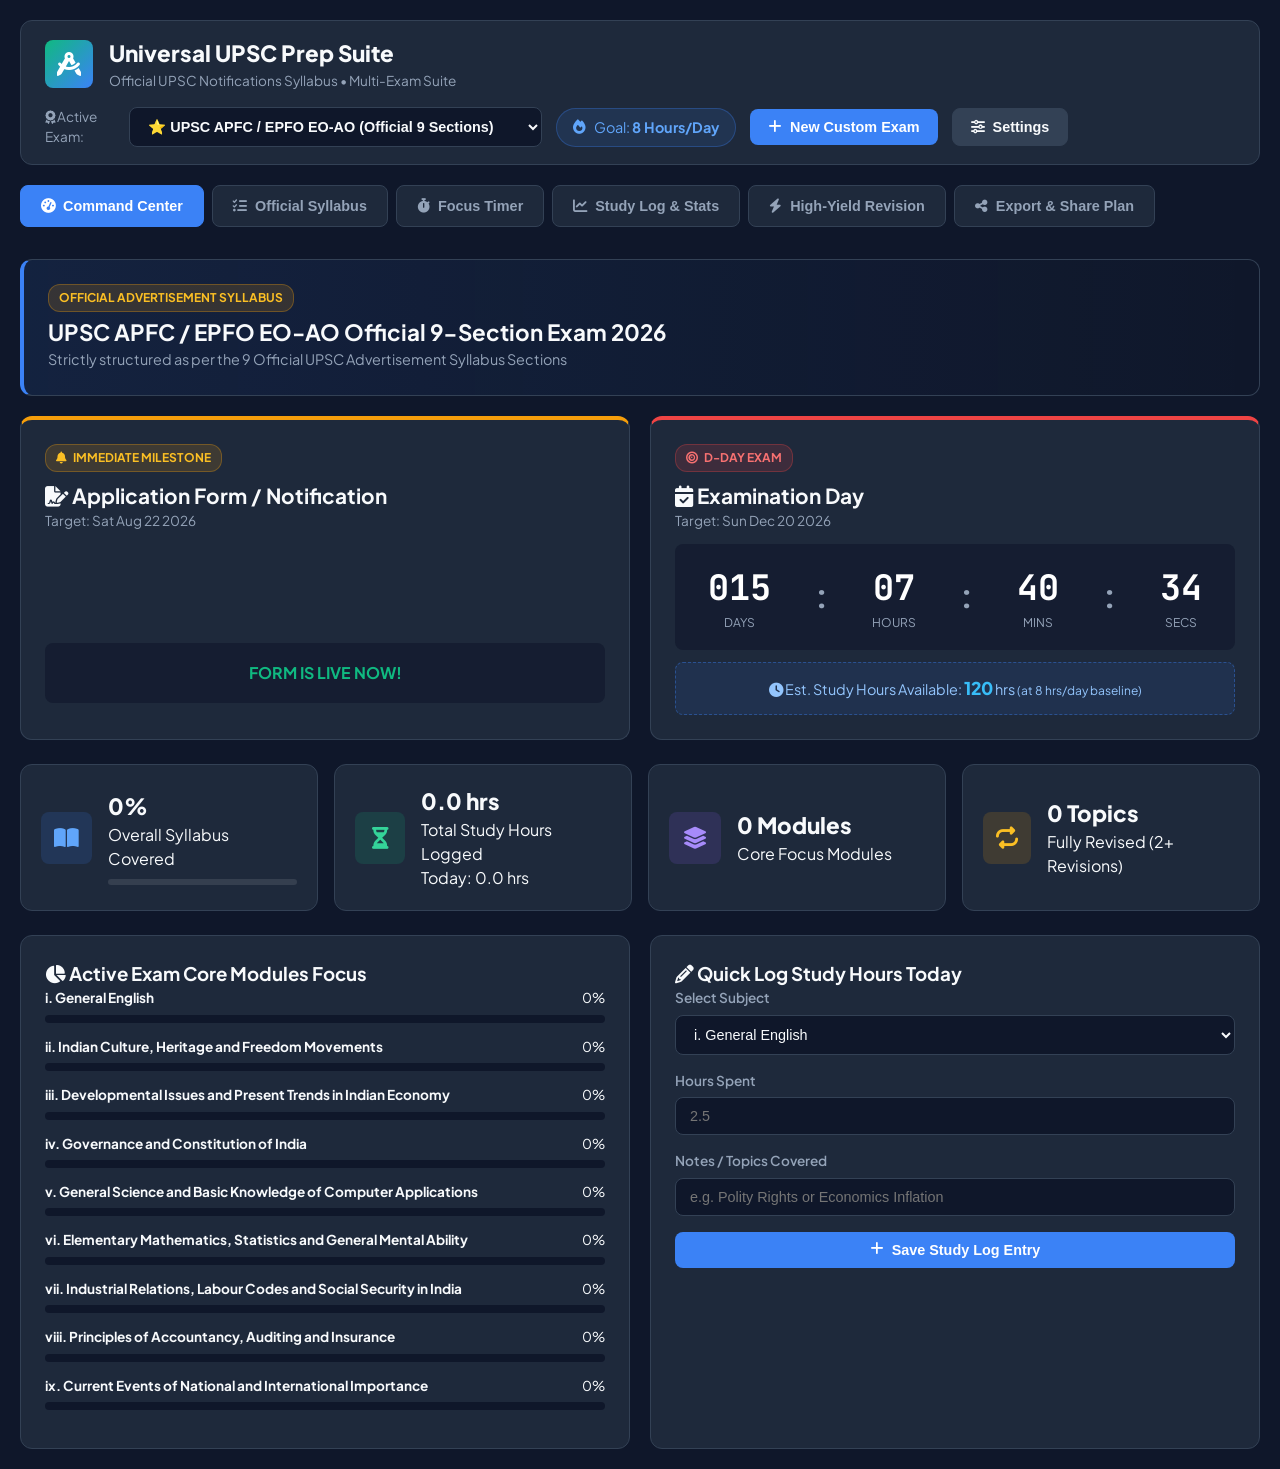
<file: index.html>
<!DOCTYPE html>
<html lang="en">
<head>
  <meta charset="UTF-8">
  <meta name="viewport" content="width=device-width, initial-scale=1.0">
  <title>Universal UPSC Exam Preparation Command Center</title>
  <meta name="theme-color" content="#3b82f6">
  <meta name="description" content="Official 9-Section UPSC APFC, EPFO EO/AO and Civil Services Exam Prep Suite">
  <link rel="manifest" href="manifest.json">
  <link rel="apple-touch-icon" href="https://cdn-icons-png.flaticon.com/512/2991/2991106.png">
  <link rel="stylesheet" href="https://cdnjs.cloudflare.com/ajax/libs/font-awesome/6.4.0/css/all.min.css">
  <link href="https://fonts.googleapis.com/css2?family=Plus+Jakarta+Sans:wght@300;400;500;600;700;800&family=JetBrains+Mono:wght@400;600&display=swap" rel="stylesheet">
  <style>
    :root {
      --bg-primary: #0f172a;
      --bg-card: #1e293b;
      --bg-card-hover: #334155;
      --text-main: #f8fafc;
      --text-muted: #94a3b8;
      --accent-primary: #3b82f6;
      --accent-primary-hover: #2563eb;
      --accent-success: #10b981;
      --accent-warning: #f59e0b;
      --accent-danger: #ef4444;
      --accent-purple: #8b5cf6;
      --border-color: #334155;
      --font-sans: 'Plus Jakarta Sans', -apple-system, BlinkMacSystemFont, sans-serif;
      --font-mono: 'JetBrains Mono', monospace;
      --radius-sm: 8px;
      --radius-md: 12px;
    }
    * { box-sizing: border-box; margin: 0; padding: 0; }
    body { background-color: var(--bg-primary); color: var(--text-main); font-family: var(--font-sans); line-height: 1.5; min-height: 100vh; }
    .app-container { max-width: 1380px; margin: 0 auto; padding: 20px; }

    .app-header { display: flex; justify-content: space-between; align-items: center; padding: 16px 24px; background: var(--bg-card); border: 1px solid var(--border-color); border-radius: var(--radius-md); margin-bottom: 20px; flex-wrap: wrap; gap: 16px; }
    .brand { display: flex; align-items: center; gap: 16px; }
    .brand-logo { width: 48px; height: 48px; background: linear-gradient(135deg, #10b981, #3b82f6); border-radius: var(--radius-sm); display: flex; align-items: center; justify-content: center; font-size: 24px; color: #fff; }
    .brand-text h1 { font-size: 1.4rem; font-weight: 800; }
    .brand-text p { font-size: 0.85rem; color: var(--text-muted); }
    .header-actions { display: flex; align-items: center; gap: 14px; flex-wrap: wrap; }

    .exam-selector-box { display: flex; align-items: center; gap: 8px; font-size: 0.85rem; color: var(--text-muted); }
    .exam-select-dropdown { width: auto; background: var(--bg-primary); color: #60a5fa; font-weight: 700; border: 1px solid var(--accent-primary); padding: 8px 12px; border-radius: var(--radius-sm); cursor: pointer; }
    .daily-hours-badge { background: rgba(59, 130, 246, 0.12); border: 1px solid rgba(59, 130, 246, 0.3); color: #60a5fa; padding: 8px 16px; border-radius: 20px; font-size: 0.9rem; display: flex; align-items: center; gap: 8px; cursor: pointer; }

    .nav-tabs { display: flex; gap: 8px; overflow-x: auto; padding-bottom: 8px; margin-bottom: 24px; }
    .nav-tab { background: var(--bg-card); border: 1px solid var(--border-color); color: var(--text-muted); padding: 12px 20px; border-radius: var(--radius-sm); font-weight: 600; font-size: 0.9rem; cursor: pointer; display: flex; align-items: center; gap: 8px; white-space: nowrap; }
    .nav-tab.active { background: var(--accent-primary); border-color: var(--accent-primary); color: #fff; }

    .tab-content { display: none; }
    .tab-content.active { display: block; }
    .card { background: var(--bg-card); border: 1px solid var(--border-color); border-radius: var(--radius-md); padding: 24px; }

    .active-exam-banner { margin-bottom: 20px; border-left: 4px solid var(--accent-primary); background: linear-gradient(90deg, rgba(59, 130, 246, 0.1), transparent); }
    .active-exam-banner h2 { font-size: 1.4rem; margin-top: 4px; }
    .active-exam-banner p { color: var(--text-muted); font-size: 0.9rem; }

    .countdown-grid { display: grid; grid-template-columns: repeat(auto-fit, minmax(380px, 1fr)); gap: 20px; margin-bottom: 24px; }
    .countdown-card { position: relative; overflow: hidden; display: flex; flex-direction: column; justify-content: space-between; }
    .form-release-card { border-top: 4px solid var(--accent-warning); }
    .exam-date-card { border-top: 4px solid var(--accent-danger); }
    .card-header h2 { font-size: 1.3rem; font-weight: 700; margin-top: 8px; }
    .target-date-subtitle { color: var(--text-muted); font-size: 0.85rem; }

    .badge { display: inline-flex; align-items: center; gap: 6px; font-size: 0.75rem; font-weight: 700; text-transform: uppercase; padding: 4px 10px; border-radius: 12px; }
    .badge-warning { background: rgba(245, 158, 11, 0.15); color: #fbbf24; border: 1px solid rgba(245, 158, 11, 0.3); }
    .badge-danger { background: rgba(239, 68, 68, 0.15); color: #f87171; border: 1px solid rgba(239, 68, 68, 0.3); }

    .timer-display { display: flex; align-items: center; justify-content: space-around; background: rgba(15, 23, 42, 0.6); padding: 18px 12px; border-radius: var(--radius-sm); margin: 12px 0; }
    .time-unit { display: flex; flex-direction: column; align-items: center; }
    .time-value { font-family: var(--font-mono); font-size: 2.2rem; font-weight: 700; color: #ffffff; }
    .time-label { font-size: 0.75rem; color: var(--text-muted); text-transform: uppercase; }
    .time-sep { font-family: var(--font-mono); font-size: 2rem; color: var(--text-muted); }
    .hours-remaining-banner { background: rgba(59, 130, 246, 0.1); border: 1px dashed rgba(59, 130, 246, 0.4); padding: 12px; border-radius: var(--radius-sm); text-align: center; font-size: 0.9rem; color: #93c5fd; }
    .highlight-val { font-weight: 800; font-size: 1.1rem; color: #38bdf8; }

    .metrics-grid { display: grid; grid-template-columns: repeat(auto-fit, minmax(240px, 1fr)); gap: 16px; margin-bottom: 24px; }
    .metric-card { background: var(--bg-card); border: 1px solid var(--border-color); border-radius: var(--radius-md); padding: 20px; display: flex; align-items: center; gap: 16px; }
    .metric-icon { width: 52px; height: 52px; border-radius: var(--radius-sm); display: flex; align-items: center; justify-content: center; font-size: 22px; }
    .metric-icon.blue { background: rgba(59, 130, 246, 0.15); color: #60a5fa; }
    .metric-icon.green { background: rgba(16, 185, 129, 0.15); color: #34d399; }
    .metric-icon.purple { background: rgba(139, 92, 246, 0.15); color: #a78bfa; }
    .metric-icon.orange { background: rgba(245, 158, 11, 0.15); color: #fbbf24; }
    .metric-data h4 { font-size: 1.4rem; font-weight: 800; }
    .mini-progress-bar { height: 6px; background: rgba(255, 255, 255, 0.1); border-radius: 3px; margin-top: 8px; overflow: hidden; }
    .mini-progress-bar div { height: 100%; background: var(--accent-primary); }

    .dashboard-widgets-grid { display: grid; grid-template-columns: repeat(auto-fit, minmax(380px, 1fr)); gap: 20px; }
    .subject-progress-item { margin-bottom: 14px; }
    .subject-progress-meta { display: flex; justify-content: space-between; font-size: 0.85rem; margin-bottom: 6px; }
    .subject-progress-bar { height: 8px; background: var(--bg-primary); border-radius: 4px; overflow: hidden; }
    .subject-progress-bar-fill { height: 100%; border-radius: 4px; }

    .form-group { margin-bottom: 16px; }
    .form-group label { display: block; font-size: 0.85rem; font-weight: 600; color: var(--text-muted); margin-bottom: 6px; }
    .form-control { width: 100%; padding: 10px 14px; background: var(--bg-primary); border: 1px solid var(--border-color); border-radius: var(--radius-sm); color: var(--text-main); font-size: 0.9rem; }

    .btn { padding: 10px 18px; border-radius: var(--radius-sm); font-weight: 600; font-size: 0.9rem; border: none; cursor: pointer; display: inline-flex; align-items: center; justify-content: center; gap: 8px; }
    .btn-primary { background: var(--accent-primary); color: #fff; }
    .btn-secondary { background: var(--bg-card-hover); color: var(--text-main); border: 1px solid var(--border-color); }
    .btn-success { background: var(--accent-success); color: #fff; }
    .btn-warning { background: var(--accent-warning); color: #fff; }
    .btn-block { width: 100%; }
    .btn-lg { padding: 14px 28px; font-size: 1rem; }

    .syllabus-modules-container { display: flex; flex-direction: column; gap: 20px; }
    .module-card { background: var(--bg-card); border: 1px solid var(--border-color); border-radius: var(--radius-md); overflow: hidden; }
    .module-card-header { padding: 18px 24px; background: rgba(255, 255, 255, 0.02); border-bottom: 1px solid var(--border-color); display: flex; justify-content: space-between; align-items: center; }
    .topic-list { padding: 12px 24px; }
    .topic-item { display: flex; justify-content: space-between; align-items: center; padding: 12px 0; border-bottom: 1px solid rgba(255, 255, 255, 0.05); }
    .topic-stages { display: flex; gap: 12px; }
    .stage-check { display: flex; align-items: center; gap: 4px; font-size: 0.75rem; color: var(--text-muted); cursor: pointer; }
    .stage-check input[type="checkbox"] { accent-color: var(--accent-primary); width: 16px; height: 16px; }

    .pomodoro-layout { display: grid; grid-template-columns: 1fr 340px; gap: 20px; }
    .pomodoro-card { text-align: center; display: flex; flex-direction: column; align-items: center; justify-content: center; padding: 40px; }
    .pomodoro-modes { display: flex; gap: 10px; margin-bottom: 30px; }
    .pomo-mode-btn { padding: 8px 16px; background: var(--bg-primary); border: 1px solid var(--border-color); color: var(--text-muted); border-radius: 20px; font-size: 0.85rem; font-weight: 600; cursor: pointer; }
    .pomo-mode-btn.active { background: var(--accent-primary); color: #fff; }
    .pomodoro-timer-ring { width: 240px; height: 240px; border-radius: 50%; border: 8px solid var(--accent-primary); display: flex; flex-direction: column; align-items: center; justify-content: center; margin-bottom: 30px; transition: border-color 0.3s ease; }
    .timer-clock-text { font-family: var(--font-mono); font-size: 3.8rem; font-weight: 700; line-height: 1; }
    .pomodoro-controls { display: flex; gap: 16px; margin-bottom: 24px; }
    .bg-timer-status { font-size: 0.8rem; color: #34d399; margin-top: 6px; display: flex; align-items: center; gap: 6px; }

    .log-grid, .share-actions-grid { display: grid; grid-template-columns: 1fr 1fr; gap: 20px; }
    .log-table { width: 100%; border-collapse: collapse; margin-top: 16px; font-size: 0.85rem; }
    .log-table th, .log-table td { padding: 10px 12px; text-align: left; border-bottom: 1px solid var(--border-color); }
    .flashcard-grid { display: grid; grid-template-columns: repeat(auto-fit, minmax(320px, 1fr)); gap: 20px; }
    .flashcard { position: relative; border-top: 4px solid var(--accent-primary); }
    .flashcard-tag { display: inline-block; padding: 2px 8px; border-radius: 4px; font-size: 0.7rem; font-weight: 700; text-transform: uppercase; margin-bottom: 10px; background: rgba(59, 130, 246, 0.2); color: #60a5fa; }
    .share-box { background: var(--bg-primary); padding: 20px; border-radius: var(--radius-sm); border: 1px solid var(--border-color); text-align: center; }

    .modal { display: none; position: fixed; top: 0; left: 0; width: 100%; height: 100%; background: rgba(0, 0, 0, 0.7); z-index: 1000; align-items: center; justify-content: center; }
    .modal.active { display: flex; }
    .modal-content { width: 90%; max-width: 500px; }
    .modal-header { display: flex; justify-content: space-between; align-items: center; margin-bottom: 16px; }
    .close-btn { background: none; border: none; color: var(--text-muted); font-size: 1.5rem; cursor: pointer; }

    .hour-pills { display: flex; gap: 8px; margin-top: 8px; }
    .hour-pill { padding: 6px 12px; background: var(--bg-primary); border: 1px solid var(--border-color); color: var(--text-main); border-radius: 16px; font-size: 0.85rem; cursor: pointer; }
    .hour-pill.active { background: var(--accent-primary); border-color: var(--accent-primary); font-weight: 700; }

    @media (max-width: 768px) {
      .countdown-grid, .dashboard-widgets-grid, .log-grid, .pomodoro-layout, .share-actions-grid { grid-template-columns: 1fr; }
      .app-header { flex-direction: column; align-items: flex-start; gap: 12px; }
    }
  </style>
</head>
<body class="dark-theme">
  <div class="app-container">

    <header class="app-header">
      <div class="brand">
        <div class="brand-logo"><i class="fa-solid fa-compass-drafting"></i></div>
        <div class="brand-text">
          <h1>Universal UPSC Prep Suite</h1>
          <p>Official UPSC Notifications Syllabus • Multi-Exam Suite</p>
        </div>
      </div>

      <div class="header-actions">
        <div class="exam-selector-box">
          <label for="activeExamSelect"><i class="fa-solid fa-award"></i> Active Exam:</label>
          <select id="activeExamSelect" class="form-control exam-select-dropdown">
            <option value="apfc_official" selected>⭐ UPSC APFC / EPFO EO-AO (Official 9 Sections)</option>
            <option value="cse2027">UPSC CSE / IAS 2027 (Official Syllabus)</option>
            <option value="capf2027">UPSC CAPF AC 2027 (Official Syllabus)</option>
            <option value="cds2027">UPSC CDS 2027 (Official Syllabus)</option>
            <option value="custom">✏️ Custom Exam / Custom Target</option>
          </select>
        </div>

        <div class="daily-hours-badge" id="dailyHoursBadgeBtn" title="Click to change study goal!">
          <i class="fa-solid fa-fire"></i><span>Goal: <strong id="currentDailyTargetDisplay">8 Hours/Day</strong></span>
        </div>
        <button id="customExamModalBtn" class="btn btn-primary"><i class="fa-solid fa-plus"></i> New Custom Exam</button>
        <button id="settingsBtn" class="btn btn-secondary"><i class="fa-solid fa-sliders"></i> Settings</button>
      </div>
    </header>

    <nav class="nav-tabs">
      <button class="nav-tab active" data-tab="dashboardTab"><i class="fa-solid fa-gauge-high"></i> Command Center</button>
      <button class="nav-tab" data-tab="syllabusTab"><i class="fa-solid fa-list-check"></i> Official Syllabus</button>
      <button class="nav-tab" data-tab="pomodoroTab"><i class="fa-solid fa-stopwatch"></i> Focus Timer</button>
      <button class="nav-tab" data-tab="studyLogTab"><i class="fa-solid fa-chart-line"></i> Study Log & Stats</button>
      <button class="nav-tab" data-tab="revisionTab"><i class="fa-solid fa-bolt"></i> High-Yield Revision</button>
      <button class="nav-tab" data-tab="shareTab"><i class="fa-solid fa-share-nodes"></i> Export & Share Plan</button>
    </nav>

    <main class="content-area">
      <section id="dashboardTab" class="tab-content active">
        <div class="active-exam-banner card">
          <div>
            <span class="badge badge-warning" id="activeExamCategoryBadge">OFFICIAL ADVERTISEMENT SYLLABUS</span>
            <h2 id="activeExamTitle">UPSC APFC / EPFO EO-AO Official 9-Section Examination 2026</h2>
            <p id="activeExamSubtitle">Strictly structured as per the 9 Official UPSC Advertisement Syllabus Heads</p>
          </div>
        </div>

        <div class="countdown-grid">
          <div class="card countdown-card form-release-card">
            <div class="card-header">
              <span class="badge badge-warning"><i class="fa-solid fa-bell"></i> Immediate Milestone</span>
              <h2><i class="fa-solid fa-file-signature"></i> Application Form / Notification</h2>
              <p class="target-date-subtitle" id="formTargetDateText">Target: Saturday, 22 August 2026</p>
            </div>
            <div class="timer-display" id="formCountdown">
              <div class="time-unit"><span class="time-value" id="formDays">00</span><span class="time-label">Days</span></div><span class="time-sep">:</span>
              <div class="time-unit"><span class="time-value" id="formHours">00</span><span class="time-label">Hours</span></div><span class="time-sep">:</span>
              <div class="time-unit"><span class="time-value" id="formMinutes">00</span><span class="time-label">Mins</span></div><span class="time-sep">:</span>
              <div class="time-unit"><span class="time-value" id="formSeconds">00</span><span class="time-label">Secs</span></div>
            </div>
          </div>

          <div class="card countdown-card exam-date-card">
            <div class="card-header">
              <span class="badge badge-danger"><i class="fa-solid fa-bullseye"></i> D-DAY EXAM</span>
              <h2><i class="fa-solid fa-calendar-check"></i> Examination Day</h2>
              <p class="target-date-subtitle" id="examTargetDateText">Target: Sunday, 20 December 2026</p>
            </div>
            <div class="timer-display" id="examCountdown">
              <div class="time-unit"><span class="time-value" id="examDays">000</span><span class="time-label">Days</span></div><span class="time-sep">:</span>
              <div class="time-unit"><span class="time-value" id="examHours">00</span><span class="time-label">Hours</span></div><span class="time-sep">:</span>
              <div class="time-unit"><span class="time-value" id="examMinutes">00</span><span class="time-label">Mins</span></div><span class="time-sep">:</span>
              <div class="time-unit"><span class="time-value" id="examSeconds">00</span><span class="time-label">Secs</span></div>
            </div>
            <div class="hours-remaining-banner">
              <i class="fa-solid fa-clock"></i> Est. Study Hours Available: <span id="estStudyHoursLeft" class="highlight-val">0</span> hrs
              <small>(at <span id="targetHoursRateDisplay">8</span> hrs/day baseline)</small>
            </div>
          </div>
        </div>

        <div class="metrics-grid">
          <div class="metric-card"><div class="metric-icon blue"><i class="fa-solid fa-book-open"></i></div><div class="metric-data"><h4 id="syllabusPercentDisplay">0%</h4><p>Overall Syllabus Covered</p><div class="mini-progress-bar"><div id="syllabusProgressFill" style="width:0%"></div></div></div></div>
          <div class="metric-card"><div class="metric-icon green"><i class="fa-solid fa-hourglass-half"></i></div><div class="metric-data"><h4 id="totalHoursStudiedDisplay">0.0 hrs</h4><p>Total Study Hours Logged</p><span class="metric-subtext" id="todayHoursSubtext">Today: 0.0 hrs</span></div></div>
          <div class="metric-card"><div class="metric-icon purple"><i class="fa-solid fa-layer-group"></i></div><div class="metric-data"><h4 id="highWeightageProgressDisplay">0 Modules</h4><p>Core Focus Modules</p></div></div>
          <div class="metric-card"><div class="metric-icon orange"><i class="fa-solid fa-repeat"></i></div><div class="metric-data"><h4 id="revisionCompletedDisplay">0 Topics</h4><p>Fully Revised (2+ Revisions)</p></div></div>
        </div>

        <div class="dashboard-widgets-grid">
          <div class="card widget-card">
            <h3><i class="fa-solid fa-chart-pie"></i> Active Exam Core Modules Focus</h3>
            <div class="subject-progress-list" id="subjectDashboardList"></div>
          </div>
          <div class="card widget-card">
            <h3><i class="fa-solid fa-pencil"></i> Quick Log Study Hours Today</h3>
            <form id="quickLogForm">
              <div class="form-group"><label>Select Subject</label><select id="logSubjectSelect" class="form-control" required></select></div>
              <div class="form-group"><label>Hours Spent</label><input type="number" id="logHoursInput" class="form-control" min="0.5" max="16" step="0.5" placeholder="2.5" required></div>
              <div class="form-group"><label>Notes / Topics Covered</label><input type="text" id="logTopicNote" class="form-control" placeholder="e.g. Polity Rights or Economics Inflation"></div>
              <button type="submit" class="btn btn-primary btn-block"><i class="fa-solid fa-plus"></i> Save Study Log Entry</button>
            </form>
          </div>
        </div>
      </section>

      <section id="syllabusTab" class="tab-content"><div id="syllabusContainer" class="syllabus-modules-container"></div></section>
      <section id="pomodoroTab" class="tab-content">
        <div class="pomodoro-layout">
          <div class="card pomodoro-card">
            <div class="pomodoro-modes">
              <button class="pomo-mode-btn active" data-mode="work">Deep Focus (50 min)</button>
              <button class="pomo-mode-btn" data-mode="shortBreak">Short Break (10 min)</button>
              <button class="pomo-mode-btn" data-mode="longBreak">Long Break (20 min)</button>
            </div>
            <div class="pomodoro-timer-ring" id="timerRing">
              <div class="timer-clock-text"><span id="pomoMinutes">50</span>:<span id="pomoSeconds">00</span></div>
              <span id="pomoStatusText">Ready to Focus</span>
              <div class="bg-timer-status"><i class="fa-solid fa-shield-halved"></i> Background Precision Active</div>
            </div>
            <div class="pomodoro-controls">
              <button id="pomoStartBtn" class="btn btn-lg btn-success"><i class="fa-solid fa-play"></i> Start Session</button>
              <button id="pomoPauseBtn" class="btn btn-lg btn-warning" style="display:none;"><i class="fa-solid fa-pause"></i> Pause</button>
              <button id="pomoResetBtn" class="btn btn-lg btn-secondary"><i class="fa-solid fa-rotate-left"></i> Reset</button>
            </div>
          </div>
          <div class="card pomo-tips-card">
            <h3><i class="fa-solid fa-lightbulb"></i> Recommended UPSC Study Routine</h3>
            <ul class="tips-list">
              <li><strong>Background Running Enabled:</strong> Minimizing or switching tabs won't pause the timer! High-precision real time timestamp sync keeps it perfectly accurate.</li>
              <li><strong>6 Hours Baseline:</strong> 3 Sessions of 90-100 mins.</li>
              <li><strong>8 Hours Escalation:</strong> 4 Sessions of 2 Hours.</li>
              <li><strong>10 Hours Peak Target:</strong> Maximum focus on solving Mock Papers.</li>
            </ul>
          </div>
        </div>
      </section>
      <section id="studyLogTab" class="tab-content">
        <div class="log-grid">
          <div class="card"><h3>Subject Hours Breakdown</h3><div id="subjectHoursChartContainer" class="subject-chart-container"></div></div>
          <div class="card"><h3>Recent Study Log Entries</h3><table class="log-table"><thead><tr><th>Date</th><th>Subject</th><th>Hours</th><th>Topic</th><th>Action</th></tr></thead><tbody id="logHistoryTableBody"></tbody></table></div>
        </div>
      </section>
      <section id="revisionTab" class="tab-content"><div class="flashcard-grid" id="flashcardsContainer"></div></section>
      <section id="shareTab" class="tab-content">
        <div class="share-container card">
          <h2><i class="fa-solid fa-share-nodes"></i> Export & Share Your Custom Plan</h2>
          <div class="share-actions-grid">
            <div class="share-box"><h3>Export Study Plan (JSON)</h3><button id="exportPlanBtn" class="btn btn-primary btn-block"><i class="fa-solid fa-file-arrow-down"></i> Export Study Backup</button></div>
            <div class="share-box"><h3>Import Study Plan (JSON)</h3><input type="file" id="importFileInput" accept=".json" style="display:none;"><button id="importPlanBtn" class="btn btn-secondary btn-block"><i class="fa-solid fa-file-arrow-up"></i> Import Backup File</button></div>
          </div>
        </div>
      </section>
    </main>
  </div>

  <div id="settingsModal" class="modal">
    <div class="modal-content card">
      <div class="modal-header"><h3>Settings & Daily Goal</h3><button id="closeSettingsBtn" class="close-btn">&times;</button></div>
      <div class="modal-body">
        <div class="form-group">
          <label>Target Daily Study Hours Goal:</label>
          <select id="targetHoursSelect" class="form-control">
            <option value="4">4 Hours / Day</option>
            <option value="6">6 Hours / Day</option>
            <option value="8" selected>8 Hours / Day</option>
            <option value="10">10 Hours / Day</option>
            <option value="12">12 Hours / Day</option>
          </select>
          <div class="hour-pills">
            <span class="hour-pill" data-hrs="4">4h</span>
            <span class="hour-pill" data-hrs="6">6h</span>
            <span class="hour-pill active" data-hrs="8">8h</span>
            <span class="hour-pill" data-hrs="10">10h</span>
            <span class="hour-pill" data-hrs="12">12h</span>
          </div>
        </div>
      </div>
      <div class="modal-footer"><button id="saveSettingsBtn" class="btn btn-primary">Save Changes</button></div>
    </div>
  </div>

  <div id="customExamModal" class="modal">
    <div class="modal-content card">
      <div class="modal-header"><h3>Create Custom Exam Plan</h3><button id="closeCustomExamBtn" class="close-btn">&times;</button></div>
      <div class="modal-body">
        <div class="form-group"><label>Exam Name:</label><input type="text" id="customExamNameInput" class="form-control" placeholder="e.g. State PSC 2026" required></div>
        <div class="form-group"><label>Exam Date:</label><input type="date" id="customExamDateInput" class="form-control" required></div>
        <div class="form-group"><label>Form Release Date:</label><input type="date" id="customFormDateInput" class="form-control" required></div>
        <div class="form-group"><label>Subjects (Comma Separated):</label><input type="text" id="customSubjectsInput" class="form-control" placeholder="Polity, History, Economy, Reasoning" required></div>
      </div>
      <div class="modal-footer"><button id="saveCustomExamBtn" class="btn btn-primary">Create Custom Exam Profile</button></div>
    </div>
  </div>

  <script>
    const EXAM_PACKS = {
      apfc_official: {
        id: 'apfc_official', title: 'UPSC APFC / EPFO EO-AO Official 9-Section Exam 2026', subtitle: 'Strictly structured as per the 9 Official UPSC Advertisement Syllabus Sections', category: 'OFFICIAL ADVERTISEMENT SYLLABUS', formDate: '2026-08-22T00:00:00', examDate: '2026-12-20T09:30:00', defaultTargetHours: 8,
        syllabus: [
          { id: 'sec_1_eng', title: 'i. General English', isCore: false, topics: [ { id: 'eng_1', name: 'Workmanlike Use of Words & Vocabulary (Synonyms, Antonyms, One-word Substitution)' }, { id: 'eng_2', name: 'Grammar Rules, Error Spotting & Sentence Improvement' }, { id: 'eng_3', name: 'Idioms, Phrases, Ordering of Words & Cloze Composition' }, { id: 'eng_4', name: 'Reading Comprehension Passages & Contextual Workmanlike English' } ] },
          { id: 'sec_2_hist_cult', title: 'ii. Indian Culture, Heritage and Freedom Movements', isCore: false, topics: [ { id: 'hist_1', name: 'Freedom Struggle: 1857 Revolt, Regional Rebellions & Freedom Chronology' }, { id: 'hist_2', name: 'INC Phases, Gandhian Era (1857-1947), INA & Prominent Freedom Leaders' }, { id: 'hist_3', name: 'Labour Movement & Press History (N M Lokhande, Deenbandhu, AITUC-INTUC Chronology)' }, { id: 'hist_4', name: 'Indian Culture & Heritage: Rock Art, Ajanta Jatakas, Black Pagoda & Temple Architecture' }, { id: 'hist_5', name: 'Performing Arts, Classical Dances, Natyashastra & Regional Tribal Festivals' }, { id: 'hist_6', name: 'Ancient & Medieval Dynasties (Vijayanagara, Palas, Chalukyas) & Post-Independence 1946 Assembly' } ] },
          { id: 'sec_3_econ_dev', title: 'iii. Developmental Issues and Present Trends in Indian Economy', isCore: false, topics: [ { id: 'econ_1', name: 'Inflation Concepts (Headline vs Core Inflation, Social Cost, HDI Components)' }, { id: 'econ_2', name: 'Fiscal Policy, Taxation, Disinvestment vs PPP & Money Bill Provisions' }, { id: 'econ_3', name: 'Monetary Policy, Banking System, RTGS/NEFT & DFIs (IFCI/ICICI/IDBI vs NaBFID)' }, { id: 'econ_4', name: 'Micro-economics Theory (Monopolistic Competition vs Perfect Competition)' }, { id: 'econ_5', name: 'High-Priority Govt Welfare Schemes (MUDRA, POSHAN, NISHTHA, BioE3, StandUp India, SMILE)' }, { id: 'econ_6', name: 'Constitutional vs Non-Constitutional Bodies (Finance Commission, Election Commission, NCW, IMF Quota)' }, { id: 'econ_7', name: 'Colonial Economic History (Laissez-faire, Agency Houses, Plantation Ownership)' } ] },
          { id: 'sec_4_polity_gov', title: 'iv. Governance and Constitution of India', isCore: false, topics: [ { id: 'pol_1', name: 'Fundamental Rights (Right to Privacy Art 21, Exploitation & Forced Labour Ban)' }, { id: 'pol_2', name: 'Labour-Linked DPSP Articles (Art 38, Art 39 Equal Pay, Art 41 Right to Work, Art 42 Maternity, Art 43 Living Wage, Art 43A)' }, { id: 'pol_3', name: 'Constitutional Amendments (61st Voting Age, 42nd DPSP Primacy, 73rd Panchayati Raj, 106th Women)' }, { id: 'pol_4', name: 'President/VP, Parliament (Art 107 Ordinary Bills, Art 312 All India Services) & Judiciary' }, { id: 'pol_5', name: 'Centre-State Relations (7th Schedule Lists, 4th Schedule Seat Allocation, River Disputes)' }, { id: 'pol_6', name: 'APFC Administrative & Quasi-Judicial Role (Section 7A Dues Inquiry & Civil Court Powers)' }, { id: 'pol_7', name: 'Local Self-Governance (Art 243ZD District Planning), RTI Act & NAM Principles' } ] },
          { id: 'sec_5_sci_comp', title: 'v. General Science and Basic Knowledge of Computer Applications', isCore: false, topics: [ { id: 'sci_1', name: 'Physics: Optics & Lens Behaviour, Inelastic Collisions, AWACS & Microwave Jamming' }, { id: 'sci_2', name: 'Chemistry: Photochemical Smog, Fatty Acids/Phenol, Bleaching Powder & Soaps' }, { id: 'sci_3', name: 'Biology & Agriculture: Eyeball Layers, Prop Roots, Chikungunya Virus, Euglena & Grain Protection' }, { id: 'comp_1', name: 'Computer Hardware, Storage & Memory Registers (RAM, SSD vs HDD, MAR Register)' }, { id: 'comp_2', name: 'Programming Languages (FORTRAN/JAVA/Pascal vs C) & Real-Time Operating Systems' }, { id: 'comp_3', name: 'Networking (OSI Session Layer, IP Address 0-255, Mesh Formula n(n-1)/2) & HTML Comments/Mailto' }, { id: 'comp_4', name: 'File Formats (MIDI/WAV/MP3) & Modern AI (ChatGPT LLM, GPU Training, SSL Security)' } ] },
          { id: 'sec_6_math_stat', title: 'vi. Elementary Mathematics, Statistics and General Mental Ability', isCore: false, topics: [ { id: 'math_1', name: 'Number System, Divisibility Rules, LCM/HCF & Logarithms' }, { id: 'math_2', name: 'Ratio-Proportion, Mixtures, Ages & Percentage Formulas' }, { id: 'math_3', name: 'Profit-Loss, Successive Discount, Time-Speed-Distance & Time-Work Proportional Scaling' }, { id: 'math_4', name: 'Algebra (Quadratic Roots, AP/GP Series) & Geometry/Mensuration Circle Theorems' }, { id: 'stat_1', name: 'Statistics: Central Tendency (Mean/Median/Mode) & Measures of Dispersion (Std Dev/Variance)' }, { id: 'stat_2', name: 'Probability (Dice-sum, Event probability with constraints) & Data Interpretation Tables' }, { id: 'reason_1', name: 'General Mental Ability: Coding-Decoding, Blood Relations, Seating Arrangement & Syllogism Venn Diagrams' } ] },
          { id: 'sec_7_ir_ll_ss', title: 'vii. Industrial Relations, Labour Codes and Social Security in India', isCore: true, topics: [ { id: 'ir_1', name: 'Industrial Disputes Act 1947 & Sec 2(j)/11A (Strike Sec 2q, Lay-off 50%, Chapter VB 100+ threshold, Grievance Committee)' }, { id: 'ir_2', name: 'Trade Unions Act 1926 (Min 7 workers, 3-yr tenure, Federation Chronology: AITUC➔INTUC➔HMS➔BMS➔CITU)' }, { id: 'ir_3', name: 'Factories Act 1948 (Adolescent 14-18 yrs, Welfare Officer 500+ workers, Sec 7A Occupier, 3rd Schedule Diseases)' }, { id: 'ir_4', name: 'The 4 New Labour Codes 2020 (Wages 2019, IR Code 2020 300-worker threshold, Social Security 2020 Gig workers, OSHWC Code 2020)' }, { id: 'ss_1', name: 'EPF & MP Act 1952 (EPF 12%+12%, EPS Pension 8.33% max ₹1250 limit, EDLI Insurance)' }, { id: 'ss_2', name: 'Payment of Gratuity Act 1972 (15/26 x Wage x Years, 5 yrs service, ₹20 Lakh max cap)' }, { id: 'ss_3', name: 'ESI Act 1948 & Maternity Benefit Act 1961/2017 (ESI 0.75%/3.25%, Maternity 26 wks leave, nursing breaks)' }, { id: 'ss_4', name: 'Other Statutory Acts (Contract Labour 1970 50+ workers, Compensation Act 1923, Child Labour 1986, BOCW Act 1996, Unorganised Workers 2008)' }, { id: 'ir_theory', name: 'IR Theory & Concepts (Wild-Cat strike, Yellow Dog contract, Audi Alteram Partem, Sidney & Beatrice Webb, NM Lokhande)' } ] },
          { id: 'sec_8_acc_audit_ins', title: 'viii. Principles of Accountancy, Auditing and Insurance', isCore: true, topics: [ { id: 'acc_1', name: 'Accounting Fundamentals & AS-1 (Going Concern, Consistency, Accrual, Money Measurement, Matching)' }, { id: 'acc_2', name: 'Journal Entry Recognition Trick (Outstanding=Liability/Credit, Prepaid=Asset/Debit, Accrued=Asset/Debit, Advance=Liability/Credit)' }, { id: 'acc_3', name: 'Inventory Valuation FIFO vs LIFO (First-In-First-Out vs Last-In-First-Out worked logic)' }, { id: 'acc_4', name: 'Account Classification & Golden Rules (Personal, Real, Nominal accounts)' }, { id: 'acc_5', name: 'Trial Balance & Error Rectification (Compensating, Principle, Omission, Suspense Account)' }, { id: 'acc_6', name: 'Depreciation Methods & Formula Bank (SLM vs WDV, Bad Debts formula, Gross Profit on Cost vs Sales, Operating Profit)' }, { id: 'acc_7', name: 'Financial Ratios & Management (Current Ratio, Quick Ratio, Debt-Equity, ROI, EOQ formula √(2DS/H), Break-Even Point)' }, { id: 'audit_1', name: 'Auditing Principles & Scope (Audit Strategy ➔ Audit Plan ➔ Audit Program, Vouching vs Verification, Audit File vs Documentation)' }, { id: 'ins_1', name: 'Insurance Principles & SEBI (Indemnity contract, Average Clause claim formula, SEBI subrogation principle)' }, { id: 'acc_spec', name: 'Specialized Accounting (Consignment abnormal loss, Joint Venture, Branch accounting Debtors system, Companies Act Schedule III)' } ] },
          { id: 'sec_9_current_events', title: 'ix. Current Events of National and International Importance', isCore: false, topics: [ { id: 'curr_1', name: 'High-Priority Central Government Welfare Schemes (MUDRA, POSHAN, NISHTHA, StandUp India, SMILE, BioE3)' }, { id: 'curr_2', name: 'International Financial Bodies & Trade (IMF Quota %, World Bank, WTO, Balance of Payments)' }, { id: 'curr_3', name: 'Current Defence & Science Developments (AWACS, Drone Jamming, GPS Trilateration, AI & SSL updates)' }, { id: 'curr_4', name: 'Current Economic Trends, Union Budget 2026 & PIB Highlights' } ] }
        ],
        flashcards: [
          { tag: 'Accounts PYQ', title: 'Accounts Journal & Inventory Tricks', items: ['Outstanding = Liability (Credit) | Prepaid = Asset (Debit)', 'Accrued = Asset (Debit) | Advance = Liability (Credit)', 'FIFO = Oldest lot first | LIFO = Newest lot first'] },
          { tag: 'Labour Law PYQ', title: 'Labour Laws Key Provisions', items: ['ID Act 1947: Layoff 50% | Ch VB 100+ workers', 'Trade Unions 1926: Min 7 workers | Min age 15 yrs', 'Gratuity Act 1972: 15 days/yr | 5 yrs service | ₹20L max'] }
        ]
      },

      cse2027: {
        id: 'cse2027', title: 'UPSC CSE / IAS 2027 (Official Prelims & Mains Syllabus)', subtitle: 'Civil Services Examination - IAS, IPS, IFS', category: 'UPSC CIVIL SERVICES', formDate: '2027-02-10T00:00:00', examDate: '2027-05-23T09:30:00', defaultTargetHours: 10,
        syllabus: [
          { id: 'cse_pre_gs1', title: 'Prelims Paper 1: General Studies (GS 1)', isCore: true, topics: [
            { id: 'cs_pre_1', name: 'Current Events of National & International Importance' },
            { id: 'cs_pre_2', name: 'History of India & Indian National Movement (Ancient, Medieval, Modern 1857-1947)' },
            { id: 'cs_pre_3', name: 'Indian & World Geography (Physical, Social, Economic Geography of India & the World)' },
            { id: 'cs_pre_4', name: 'Indian Polity & Governance (Constitution, Political System, Panchayati Raj, Rights Issues)' },
            { id: 'cs_pre_5', name: 'Economic & Social Development (Sustainable Dev, Poverty, Inclusion, Demographics)' },
            { id: 'cs_pre_6', name: 'Environmental Ecology, Bio-diversity & Climate Change (General Issues)' },
            { id: 'cs_pre_7', name: 'General Science (Physics, Chemistry, Life Sciences & Technology)' }
          ] },
          { id: 'cse_pre_csat', title: 'Prelims Paper 2: CSAT (Qualifying 33%)', isCore: false, topics: [
            { id: 'cs_csat_1', name: 'Reading Comprehension & Interpersonal Communication Skills' },
            { id: 'cs_csat_2', name: 'Logical Reasoning, Analytical Ability, Decision Making & Problem Solving' },
            { id: 'cs_csat_3', name: 'General Mental Ability & Basic Numeracy (Numbers, Orders of Magnitude - Class X level)' },
            { id: 'cs_csat_4', name: 'Data Interpretation (Charts, Graphs, Tables, Data Sufficiency - Class X level)' }
          ] },
          { id: 'cse_mains_gs1', title: 'Mains GS 1: Culture, History, Society & Geography', isCore: true, topics: [
            { id: 'cs_m1_1', name: 'Indian Culture & Art Forms, Literature & Architecture (Ancient to Modern)' },
            { id: 'cs_m1_2', name: 'Modern Indian History (Mid-18th Century to Present, Freedom Struggle & Stages)' },
            { id: 'cs_m1_3', name: 'Post-Independence Consolidation & Reorganization within India' },
            { id: 'cs_m1_4', name: 'World History (Industrial Revolution, World Wars, Colonization & Decolonization)' },
            { id: 'cs_m1_5', name: 'Salient Features of Indian Society, Diversity, Role of Women & Social Empowerment' },
            { id: 'cs_m1_6', name: 'Salient Features of World Physical Geography & Distribution of Key Natural Resources' }
          ] },
          { id: 'cse_mains_gs2', title: 'Mains GS 2: Governance, Constitution, Polity & IR', isCore: true, topics: [
            { id: 'cs_m2_1', name: 'Indian Constitution (Historical Underpinnings, Evolution, Features, Amendments, Basic Structure)' },
            { id: 'cs_m2_2', name: 'Functions & Responsibilities of Union & States, Federal Structure, Separation of Powers' },
            { id: 'cs_m2_3', name: 'Parliament & State Legislatures, Structure & Functioning of Executive & Judiciary' },
            { id: 'cs_m2_4', name: 'Governance, Statutory & Regulatory Bodies, E-Governance Applications' },
            { id: 'cs_m2_5', name: 'India & International Relations, Bilateral, Regional & Global Groupings' }
          ] },
          { id: 'cse_mains_gs3', title: 'Mains GS 3: Economy, Agri, Sci-Tech, Environment & Security', isCore: true, topics: [
            { id: 'cs_m3_1', name: 'Indian Economy (Planning, Mobilization of Resources, Growth, Development & Employment)' },
            { id: 'cs_m3_2', name: 'Inclusive Growth, Budgeting, Major Crops & Cropping Patterns, Direct & Indirect Farm Subsidies' },
            { id: 'cs_m3_3', name: 'Science & Technology (Developments, Applications, Indigenization, IT, Space, Biotech, IP Rights)' },
            { id: 'cs_m3_4', name: 'Environment Conservation, Environmental Impact Assessment & Disaster Management' },
            { id: 'cs_m3_5', name: 'Internal Security Challenges, Extremism, Cyber Security & Border Management' }
          ] },
          { id: 'cse_mains_gs4', title: 'Mains GS 4: Ethics, Integrity & Aptitude', isCore: true, topics: [
            { id: 'cs_m4_1', name: 'Ethics & Human Interface (Essence, Determinants, Consequences, Moral Thinkers)' },
            { id: 'cs_m4_2', name: 'Attitude (Content, Structure, Function, Moral & Political Attitudes, Persuasion)' },
            { id: 'cs_m4_3', name: 'Emotional Intelligence Concepts & Application in Administrative Governance' },
            { id: 'cs_m4_4', name: 'Probity in Governance, Public Service Values & Case Studies on Ethical Issues' }
          ] }
        ],
        flashcards: [
          { tag: 'CSE Strategy', title: 'UPSC CSE IAS Preparation Blueprint', items: ['Prelims Cut-off focus on GS 1 + 33% CSAT threshold', 'Answer Writing practice for Mains GS 1, 2, 3, 4', 'Daily Newspaper (The Hindu/IE) + PIB tracking'] }
        ]
      },

      capf2027: {
        id: 'capf2027', title: 'UPSC CAPF AC 2027 (Official Syllabus)', subtitle: 'BSF, CRPF, CISF, ITBP, SSB Assistant Commandant', category: 'UPSC ARMED FORCES', formDate: '2027-04-21T00:00:00', examDate: '2027-08-01T10:00:00', defaultTargetHours: 8,
        syllabus: [
          { id: 'capf_paper1', title: 'Paper 1: General Ability & Intelligence (250 Marks)', isCore: true, topics: [
            { id: 'ca_p1_1', name: 'General Mental Ability (Quantitative Aptitude, Logical Reasoning & Data Interpretation)' },
            { id: 'ca_p1_2', name: 'General Science (Everyday Science, IT, Biotechnology & Environmental Science)' },
            { id: 'ca_p1_3', name: 'Current Events of National & International Importance (Governance, Sports, Awards, Security)' },
            { id: 'ca_p1_4', name: 'Indian Polity & Economy (Constitution, Social System, Economic Development, Planning)' },
            { id: 'ca_p1_5', name: 'History of India (Social, Economic & Political aspects, Freedom Movement)' },
            { id: 'ca_p1_6', name: 'India & World Geography (Physical, Social & Economic Geography)' }
          ] },
          { id: 'capf_paper2', title: 'Paper 2: General Studies, Essay & Comprehension (200 Marks)', isCore: true, topics: [
            { id: 'ca_p2_1', name: 'Essay Topics (Modern History, Freedom Struggle, Geography, Economy, Security - 80 Marks)' },
            { id: 'ca_p2_2', name: 'Comprehension Passages & Precis Writing (24 Marks)' },
            { id: 'ca_p2_3', name: 'Counter Argument Writing & Report Writing (40 Marks)' },
            { id: 'ca_p2_4', name: 'Grammar, Vocabulary & Workmanlike English Skills (25 Marks)' }
          ] }
        ],
        flashcards: []
      },

      cds2027: {
        id: 'cds2027', title: 'UPSC CDS 2027 (Official Syllabus)', subtitle: 'IMA, INA, AFA & OTA Entry', category: 'UPSC DEFENCE', formDate: '2026-12-20T00:00:00', examDate: '2027-04-18T09:00:00', defaultTargetHours: 6,
        syllabus: [
          { id: 'cds_english', title: 'Paper 1: English Language (100 Marks)', isCore: true, topics: [
            { id: 'cd_e1', name: 'Spotting Errors & Sentence Correction Rules' },
            { id: 'cd_e2', name: 'Synonyms, Antonyms, Vocabulary & One-Word Substitution' },
            { id: 'cd_e3', name: 'Ordering of Words & Ordering of Sentences' },
            { id: 'cd_e4', name: 'Idioms, Phrases & Reading Comprehension Passages' }
          ] },
          { id: 'cds_gk', title: 'Paper 2: General Knowledge (100 Marks)', isCore: true, topics: [
            { id: 'cd_g1', name: 'Everyday Physics, Chemistry & Life Sciences' },
            { id: 'cd_g2', name: 'Indian History & Freedom Struggle (1857-1947)' },
            { id: 'cd_g3', name: 'Indian Polity, Constitution & Governance' },
            { id: 'cd_g4', name: 'Indian & World Physical Geography' },
            { id: 'cd_g5', name: 'Current National/International Events & Defence Updates' }
          ] },
          { id: 'cds_math', title: 'Paper 3: Elementary Mathematics (100 Marks - IMA/INA/AFA)', isCore: true, topics: [
            { id: 'cd_m1', name: 'Arithmetic (Number System, Divisibility, HCF/LCM, Logarithms, Percentages, Ratio, Profit & Loss)' },
            { id: 'cd_m2', name: 'Algebra (Polynomials, Remainder Theorem, Quadratic Equations, AP/GP Series)' },
            { id: 'cd_m3', name: 'Trigonometry (Sine, Cosine, Tangent, Heights and Distances)' },
            { id: 'cd_m4', name: 'Geometry (Lines, Angles, Triangles Congruence/Similarity, Circle Theorems)' },
            { id: 'cd_m5', name: 'Mensuration (Areas, Volumes of Spheres, Cylinders, Cones, Cubes)' },
            { id: 'cd_m6', name: 'Statistics (Frequency tables, Bar charts, Histograms, Mean, Median, Mode)' }
          ] }
        ],
        flashcards: []
      }
    };

    class UniversalAppState {
      constructor() {
        this.activeExamId = localStorage.getItem('upsc_universal_active_exam') || 'apfc_official';
        this.customExams = JSON.parse(localStorage.getItem('upsc_universal_custom_exams') || '{}');
        this.studyLogs = JSON.parse(localStorage.getItem('upsc_universal_study_logs') || '[]');
        this.initActiveExamData();
      }
      getActivePack() { return EXAM_PACKS[this.activeExamId] || this.customExams[this.activeExamId] || EXAM_PACKS.apfc_official; }
      initActiveExamData() {
        const pack = this.getActivePack();
        this.formReleaseDate = new Date(pack.formDate);
        this.examDate = new Date(pack.examDate);
        const savedHours = localStorage.getItem(`upsc_target_hours_${this.activeExamId}`);
        this.dailyTargetHours = savedHours ? parseInt(savedHours, 10) : (pack.defaultTargetHours || 8);
        this.syllabusData = JSON.parse(localStorage.getItem(`upsc_syllabus_${this.activeExamId}`) || '{}');
      }
      saveSyllabus() { localStorage.setItem(`upsc_syllabus_${this.activeExamId}`, JSON.stringify(this.syllabusData)); }
      saveLogs() { localStorage.setItem('upsc_universal_study_logs', JSON.stringify(this.studyLogs)); }
      saveCustomExams() { localStorage.setItem('upsc_universal_custom_exams', JSON.stringify(this.customExams)); }
      saveSettings(h) {
        this.dailyTargetHours = parseInt(h, 10);
        localStorage.setItem(`upsc_target_hours_${this.activeExamId}`, this.dailyTargetHours);
      }
      switchExam(id) { this.activeExamId = id; localStorage.setItem('upsc_universal_active_exam', id); this.initActiveExamData(); }
    }

    const appState = new UniversalAppState();

    document.addEventListener('DOMContentLoaded', () => {
      initTabs(); initExamSelector(); initCountdowns(); renderActiveExamBanner(); renderSyllabus(); renderDashboardWidget(); renderStudyLogs(); renderFlashcards(); initPomodoroEngine(); initSettingsModal(); initCustomExamModal(); initQuickLogForm(); initShareActions();
    });

    function initTabs() {
      document.querySelectorAll('.nav-tab').forEach(tab => {
        tab.addEventListener('click', () => {
          document.querySelectorAll('.nav-tab').forEach(t => t.classList.remove('active'));
          document.querySelectorAll('.tab-content').forEach(c => c.classList.remove('active'));
          tab.classList.add('active'); document.getElementById(tab.getAttribute('data-tab')).classList.add('active');
        });
      });
    }

    function initExamSelector() {
      const select = document.getElementById('activeExamSelect');
      Object.keys(appState.customExams).forEach(id => {
        const option = document.createElement('option'); option.value = id; option.textContent = `✏️ ${appState.customExams[id].title}`;
        select.insertBefore(option, select.querySelector('option[value="custom"]'));
      });
      select.value = appState.activeExamId;
      select.addEventListener('change', (e) => {
        if (e.target.value === 'custom') { document.getElementById('customExamModal').classList.add('active'); select.value = appState.activeExamId; return; }
        appState.switchExam(e.target.value); renderActiveExamBanner(); renderSyllabus(); renderDashboardWidget(); renderStudyLogs(); renderFlashcards(); updateTimerDisplays();
      });
    }

    function renderActiveExamBanner() {
      const pack = appState.getActivePack();
      document.getElementById('activeExamTitle').textContent = pack.title;
      document.getElementById('activeExamSubtitle').textContent = pack.subtitle;
      document.getElementById('activeExamCategoryBadge').textContent = pack.category || 'UPSC EXAM';
      document.getElementById('formTargetDateText').textContent = `Target: ${new Date(pack.formDate).toDateString()}`;
      document.getElementById('examTargetDateText').textContent = `Target: ${new Date(pack.examDate).toDateString()}`;

      const logSelect = document.getElementById('logSubjectSelect'); logSelect.innerHTML = '';
      if (pack.syllabus) pack.syllabus.forEach(mod => { const opt = document.createElement('option'); opt.value = mod.title; opt.textContent = mod.title; logSelect.appendChild(opt); });
    }

    function initCountdowns() { updateTimerDisplays(); setInterval(updateTimerDisplays, 1000); }
    function updateTimerDisplays() {
      const now = new Date();
      const formDiff = appState.formReleaseDate - now;
      if (formDiff > 0) {
        document.getElementById('formDays').textContent = String(Math.floor(formDiff / (1000 * 60 * 60 * 24))).padStart(2, '0');
        document.getElementById('formHours').textContent = String(Math.floor((formDiff / (1000 * 60 * 60)) % 24)).padStart(2, '0');
        document.getElementById('formMinutes').textContent = String(Math.floor((formDiff / (1000 * 60)) % 60)).padStart(2, '0');
        document.getElementById('formSeconds').textContent = String(Math.floor((formDiff / 1000) % 60)).padStart(2, '0');
      } else { document.getElementById('formCountdown').innerHTML = `<div style="font-weight:700; color:#10b981;">FORM IS LIVE NOW!</div>`; }

      const examDiff = appState.examDate - now;
      if (examDiff > 0) {
        const eDays = Math.floor(examDiff / (1000 * 60 * 60 * 24));
        document.getElementById('examDays').textContent = String(eDays).padStart(3, '0');
        document.getElementById('examHours').textContent = String(Math.floor((examDiff / (1000 * 60 * 60)) % 24)).padStart(2, '0');
        document.getElementById('examMinutes').textContent = String(Math.floor((examDiff / (1000 * 60)) % 60)).padStart(2, '0');
        document.getElementById('examSeconds').textContent = String(Math.floor((examDiff / 1000) % 60)).padStart(2, '0');
        document.getElementById('estStudyHoursLeft').textContent = Math.floor(eDays * appState.dailyTargetHours).toLocaleString();
        document.getElementById('targetHoursRateDisplay').textContent = appState.dailyTargetHours;
        document.getElementById('currentDailyTargetDisplay').textContent = `${appState.dailyTargetHours} Hours/Day`;
      } else { document.getElementById('examCountdown').innerHTML = `<div style="font-weight:700; color:#ef4444;">EXAM DAY IS HERE!</div>`; }
    }

    function renderSyllabus() {
      const container = document.getElementById('syllabusContainer'); container.innerHTML = '';
      const pack = appState.getActivePack();
      let totalTopics = 0, completedTopics = 0, revisedTopicsCount = 0, coreCompleted = 0;
      if (!pack.syllabus || pack.syllabus.length === 0) return;

      pack.syllabus.forEach(module => {
        const card = document.createElement('div'); card.className = 'module-card';
        let modTotal = module.topics.length, modDone = 0;
        const topicItemsHTML = module.topics.map(topic => {
          totalTopics++;
          const p = appState.syllabusData[topic.id] || { concept: false, rev1: false, rev2: false, pyq: false };
          if (p.concept && (p.pyq || p.rev1)) modDone++;
          if (p.concept && p.rev1 && p.rev2) revisedTopicsCount++;
          return `
            <div class="topic-item">
              <div class="topic-name"><span>${topic.name}</span></div>
              <div class="topic-stages">
                <label class="stage-check"><input type="checkbox" data-topic="${topic.id}" data-stage="concept" ${p.concept ? 'checked' : ''}> Concepts</label>
                <label class="stage-check"><input type="checkbox" data-topic="${topic.id}" data-stage="rev1" ${p.rev1 ? 'checked' : ''}> Rev 1</label>
                <label class="stage-check"><input type="checkbox" data-topic="${topic.id}" data-stage="rev2" ${p.rev2 ? 'checked' : ''}> Rev 2</label>
                <label class="stage-check"><input type="checkbox" data-topic="${topic.id}" data-stage="pyq" ${p.pyq ? 'checked' : ''}> PYQs</label>
              </div>
            </div>
          `;
        }).join('');
        if (module.isCore && (modDone / modTotal >= 0.5)) coreCompleted++;
        completedTopics += (modDone === modTotal) ? modTotal : modDone;
        const percent = Math.round((modDone / modTotal) * 100) || 0;
        card.innerHTML = `<div class="module-card-header"><div class="module-title-area"><h3>${module.title}</h3></div><div style="font-weight:700; color:var(--accent-primary);">${percent}% (${modDone}/${modTotal})</div></div><div class="topic-list">${topicItemsHTML}</div>`;
        container.appendChild(card);
      });

      container.querySelectorAll('input[type="checkbox"]').forEach(checkbox => {
        checkbox.addEventListener('change', (e) => {
          const topicId = e.target.getAttribute('data-topic'); const stage = e.target.getAttribute('data-stage');
          if (!appState.syllabusData[topicId]) appState.syllabusData[topicId] = { concept: false, rev1: false, rev2: false, pyq: false };
          appState.syllabusData[topicId][stage] = e.target.checked;
          appState.saveSyllabus(); renderSyllabus(); renderDashboardWidget();
        });
      });

      const overallPercent = Math.round((completedTopics / totalTopics) * 100) || 0;
      document.getElementById('syllabusPercentDisplay').textContent = `${overallPercent}%`;
      document.getElementById('syllabusProgressFill').style.width = `${overallPercent}%`;
      document.getElementById('highWeightageProgressDisplay').textContent = `${coreCompleted} Modules`;
      document.getElementById('revisionCompletedDisplay').textContent = `${revisedTopicsCount} Topics`;
    }

    function renderDashboardWidget() {
      const widgetList = document.getElementById('subjectDashboardList'); widgetList.innerHTML = '';
      const pack = appState.getActivePack(); if (!pack.syllabus) return;
      pack.syllabus.forEach(mod => {
        let modTotal = mod.topics.length, modDone = 0;
        mod.topics.forEach(t => { const p = appState.syllabusData[t.id]; if (p && p.concept && (p.pyq || p.rev1)) modDone++; });
        const percent = Math.round((modDone / modTotal) * 100) || 0;
        const item = document.createElement('div'); item.className = 'subject-progress-item';
        item.innerHTML = `<div class="subject-progress-meta"><strong>${mod.title}</strong><span>${percent}%</span></div><div class="subject-progress-bar"><div class="subject-progress-bar-fill" style="width: ${percent}%; background: var(--accent-primary);"></div></div>`;
        widgetList.appendChild(item);
      });
    }

    function initQuickLogForm() {
      document.getElementById('quickLogForm').addEventListener('submit', (e) => {
        e.preventDefault();
        appState.studyLogs.unshift({ id: Date.now(), examId: appState.activeExamId, date: new Date().toLocaleDateString('en-US', { month: 'short', day: 'numeric', year: 'numeric' }), subject: document.getElementById('logSubjectSelect').value, hours: parseFloat(document.getElementById('logHoursInput').value), note: document.getElementById('logTopicNote').value || 'Study Session' });
        appState.saveLogs(); renderStudyLogs(); alert('Log saved!');
      });
    }

    function renderStudyLogs() {
      const tableBody = document.getElementById('logHistoryTableBody'); tableBody.innerHTML = '';
      let totalHours = 0, todayHours = 0;
      const todayStr = new Date().toLocaleDateString('en-US', { month: 'short', day: 'numeric', year: 'numeric' });
      appState.studyLogs.forEach(log => {
        totalHours += log.hours; if (log.date === todayStr) todayHours += log.hours;
        const row = document.createElement('tr');
        row.innerHTML = `<td>${log.date}</td><td><strong>${log.subject}</strong></td><td><span class="badge badge-warning">${log.hours} hrs</span></td><td>${log.note}</td><td><button class="btn btn-secondary" onclick="deleteLogEntry(${log.id})"><i class="fa-solid fa-trash"></i></button></td>`;
        tableBody.appendChild(row);
      });
      document.getElementById('totalHoursStudiedDisplay').textContent = `${totalHours.toFixed(1)} hrs`;
      document.getElementById('todayHoursSubtext').textContent = `Today: ${todayHours.toFixed(1)} hrs`;
    }

    function deleteLogEntry(id) { appState.studyLogs = appState.studyLogs.filter(l => l.id !== id); appState.saveLogs(); renderStudyLogs(); }

    function renderFlashcards() {
      const container = document.getElementById('flashcardsContainer'); container.innerHTML = '';
      const pack = appState.getActivePack(); if (!pack.flashcards) return;
      pack.flashcards.forEach(card => {
        const item = document.createElement('div'); item.className = 'card flashcard';
        item.innerHTML = `<div class="flashcard-tag">${card.tag}</div><h3>${card.title}</h3><ul>${card.items.map(i => `<li>${i}</li>`).join('')}</ul>`;
        container.appendChild(item);
      });
    }

    /* ==========================================================================
       HIGH-PRECISION BACKGROUND-PROOF POMODORO FOCUS TIMER ENGINE
       ========================================================================== */
    let pomoTargetDuration = 50 * 60 * 1000;
    let pomoEndTime = null;
    let pomoRemainingSeconds = 50 * 60;
    let pomoIsRunning = false;
    let pomoWorker = null;
    let pomoFallbackInterval = null;

    function initPomodoroEngine() {
      const workerBlob = new Blob([`
        let timer = null;
        self.onmessage = function(e) {
          if (e.data === 'start') {
            if (timer) clearInterval(timer);
            timer = setInterval(function() { self.postMessage('tick'); }, 500);
          } else if (e.data === 'stop') {
            if (timer) clearInterval(timer);
            timer = null;
          }
        };
      `], { type: 'application/javascript' });
      
      try {
        pomoWorker = new Worker(URL.createObjectURL(workerBlob));
        pomoWorker.onmessage = function(e) {
          if (e.data === 'tick' && pomoIsRunning) {
            updatePomoClockFromTimestamp();
          }
        };
      } catch (err) {}

      document.querySelectorAll('.pomo-mode-btn').forEach(btn => {
        btn.addEventListener('click', () => {
          document.querySelectorAll('.pomo-mode-btn').forEach(b => b.classList.remove('active'));
          btn.classList.add('active');
          const mode = btn.getAttribute('data-mode');
          if (mode === 'work') pomoTargetDuration = 50 * 60 * 1000;
          else if (mode === 'shortBreak') pomoTargetDuration = 10 * 60 * 1000;
          else pomoTargetDuration = 20 * 60 * 1000;
          resetPomoTimer();
        });
      });

      document.getElementById('pomoStartBtn').addEventListener('click', startPomoTimer);
      document.getElementById('pomoPauseBtn').addEventListener('click', pausePomoTimer);
      document.getElementById('pomoResetBtn').addEventListener('click', resetPomoTimer);

      document.addEventListener('visibilitychange', () => {
        if (pomoIsRunning) updatePomoClockFromTimestamp();
      });
      window.addEventListener('focus', () => {
        if (pomoIsRunning) updatePomoClockFromTimestamp();
      });
    }

    function startPomoTimer() {
      if (Notification && Notification.permission !== 'granted') {
        try { Notification.requestPermission(); } catch(e) {}
      }
      pomoIsRunning = true;
      pomoEndTime = Date.now() + (pomoRemainingSeconds * 1000);
      
      document.getElementById('pomoStartBtn').style.display = 'none';
      document.getElementById('pomoPauseBtn').style.display = 'inline-flex';
      document.getElementById('pomoStatusText').textContent = 'Focusing... ✅ Timer Running';
      document.getElementById('timerRing').style.borderColor = 'var(--accent-success)';

      // Start Web Worker if available (background precision in browser)
      if (pomoWorker) pomoWorker.postMessage('start');

      // ALWAYS start fallback setInterval (works in Android WebView APK!)
      if (pomoFallbackInterval) clearInterval(pomoFallbackInterval);
      pomoFallbackInterval = setInterval(function() {
        if (pomoIsRunning) updatePomoClockFromTimestamp();
      }, 500);
    }

    function pausePomoTimer() {
      pomoIsRunning = false;
      document.getElementById('pomoStartBtn').style.display = 'inline-flex';
      document.getElementById('pomoPauseBtn').style.display = 'none';
      document.getElementById('pomoStatusText').textContent = 'Paused';
      document.getElementById('timerRing').style.borderColor = 'var(--accent-warning)';

      if (pomoWorker) pomoWorker.postMessage('stop');
      if (pomoFallbackInterval) { clearInterval(pomoFallbackInterval); pomoFallbackInterval = null; }
    }

    function resetPomoTimer() {
      pausePomoTimer();
      pomoRemainingSeconds = Math.round(pomoTargetDuration / 1000);
      pomoEndTime = null;
      document.getElementById('pomoStatusText').textContent = 'Ready to Focus';
      document.getElementById('timerRing').style.borderColor = 'var(--accent-primary)';
      renderPomoTimeDisplay(pomoRemainingSeconds);
    }

    function updatePomoClockFromTimestamp() {
      if (!pomoEndTime) return;
      const now = Date.now();
      const diffMs = pomoEndTime - now;
      if (diffMs <= 0) {
        pomoRemainingSeconds = 0;
        renderPomoTimeDisplay(0);
        triggerPomoCompletionAlert();
      } else {
        pomoRemainingSeconds = Math.ceil(diffMs / 1000);
        renderPomoTimeDisplay(pomoRemainingSeconds);
      }
    }

    function renderPomoTimeDisplay(sec) {
      const mins = Math.floor(sec / 60);
      const secs = sec % 60;
      const formattedMins = String(mins).padStart(2, '0');
      const formattedSecs = String(secs).padStart(2, '0');

      document.getElementById('pomoMinutes').textContent = formattedMins;
      document.getElementById('pomoSeconds').textContent = formattedSecs;

      if (pomoIsRunning) {
        document.title = `(${formattedMins}:${formattedSecs}) Universal Focus Timer`;
      } else {
        document.title = 'Universal UPSC Exam Preparation Command Center';
      }
    }

    function triggerPomoCompletionAlert() {
      pausePomoTimer();
      document.getElementById('pomoStatusText').textContent = '🎉 Session Completed!';
      document.getElementById('timerRing').style.borderColor = 'var(--accent-success)';
      
      try {
        const audioCtx = new (window.AudioContext || window.webkitAudioContext)();
        const osc = audioCtx.createOscillator();
        const gain = audioCtx.createGain();
        osc.type = 'sine';
        osc.frequency.setValueAtTime(587.33, audioCtx.currentTime);
        osc.frequency.setValueAtTime(880, audioCtx.currentTime + 0.3);
        gain.gain.setValueAtTime(0.3, audioCtx.currentTime);
        osc.connect(gain);
        gain.connect(audioCtx.destination);
        osc.start();
        osc.stop(audioCtx.currentTime + 1.2);
      } catch (err) {}

      if (Notification && Notification.permission === 'granted') {
        new Notification('🎯 Focus Session Completed!', {
          body: 'Great job! Take a short break or log your completed study hours.',
          icon: 'https://cdn-icons-png.flaticon.com/512/2991/2991106.png'
        });
      } else {
        alert('🎉 Focus Session Completed! Great job!');
      }
    }

    function initSettingsModal() {
      const modal = document.getElementById('settingsModal');
      const select = document.getElementById('targetHoursSelect');
      select.value = String(appState.dailyTargetHours);

      const badgeBtn = document.getElementById('dailyHoursBadgeBtn');
      if (badgeBtn) badgeBtn.addEventListener('click', () => modal.classList.add('active'));
      document.getElementById('settingsBtn').addEventListener('click', () => modal.classList.add('active'));
      document.getElementById('closeSettingsBtn').addEventListener('click', () => modal.classList.remove('active'));

      document.querySelectorAll('.hour-pill').forEach(pill => {
        pill.addEventListener('click', () => {
          document.querySelectorAll('.hour-pill').forEach(p => p.classList.remove('active'));
          pill.classList.add('active');
          select.value = pill.getAttribute('data-hrs');
        });
      });

      document.getElementById('saveSettingsBtn').addEventListener('click', () => {
        appState.saveSettings(select.value);
        updateTimerDisplays();
        modal.classList.remove('active');
      });
    }

    function initCustomExamModal() {
      const modal = document.getElementById('customExamModal');
      document.getElementById('customExamModalBtn').addEventListener('click', () => modal.classList.add('active'));
      document.getElementById('closeCustomExamBtn').addEventListener('click', () => modal.classList.remove('active'));
      document.getElementById('saveCustomExamBtn').addEventListener('click', () => {
        const name = document.getElementById('customExamNameInput').value;
        const examD = document.getElementById('customExamDateInput').value;
        const formD = document.getElementById('customFormDateInput').value;
        const subStr = document.getElementById('customSubjectsInput').value;
        if (!name || !examD || !formD) return;
        const customId = `custom_${Date.now()}`;
        const subjects = subStr ? subStr.split(',').map(s => s.trim()) : ['General Studies'];
        const syllabus = subjects.map((subj, idx) => ({ id: `${customId}_s_${idx}`, title: subj, isCore: idx < 2, topics: [{ id: `${customId}_t_${idx}_1`, name: `${subj} Concepts` }] }));
        appState.customExams[customId] = { id: customId, title: name, subtitle: 'Custom Aspirant Plan', category: 'CUSTOM EXAM', formDate: `${formD}T00:00:00`, examDate: `${examD}T09:30:00`, defaultTargetHours: 8, syllabus, flashcards: [] };
        appState.saveCustomExams(); modal.classList.remove('active');
        const select = document.getElementById('activeExamSelect'); const opt = document.createElement('option'); opt.value = customId; opt.textContent = `✏️ ${name}`;
        select.insertBefore(opt, select.querySelector('option[value="custom"]'));
        appState.switchExam(customId); select.value = customId; renderActiveExamBanner(); renderSyllabus(); renderDashboardWidget(); renderStudyLogs(); updateTimerDisplays();
      });
    }

    function initShareActions() {
      document.getElementById('exportPlanBtn').addEventListener('click', () => {
        const data = { activeExam: appState.activeExamId, customExams: appState.customExams, syllabusProgress: appState.syllabusData, studyLogs: appState.studyLogs };
        const blob = new Blob([JSON.stringify(data, null, 2)], { type: 'application/json' });
        const a = document.createElement('a'); a.href = URL.createObjectURL(blob); a.download = `UPSC_Study_Plan_${appState.activeExamId}.json`; a.click();
      });
      const fileInput = document.getElementById('importFileInput');
      document.getElementById('importPlanBtn').addEventListener('click', () => fileInput.click());
      fileInput.addEventListener('change', (e) => {
        const file = e.target.files[0]; if (!file) return;
        const reader = new FileReader();
        reader.onload = (evt) => {
          try {
            const imp = JSON.parse(evt.target.result);
            if (imp.customExams) appState.customExams = { ...appState.customExams, ...imp.customExams };
            if (imp.syllabusProgress) appState.syllabusData = { ...appState.syllabusData, ...imp.syllabusProgress };
            appState.saveCustomExams(); appState.saveLogs(); renderSyllabus(); alert('Plan imported!');
          } catch (err) { alert('Invalid backup file'); }
        }; reader.readAsText(file);
      });
    }
  </script>
</body>
</html>
</file>
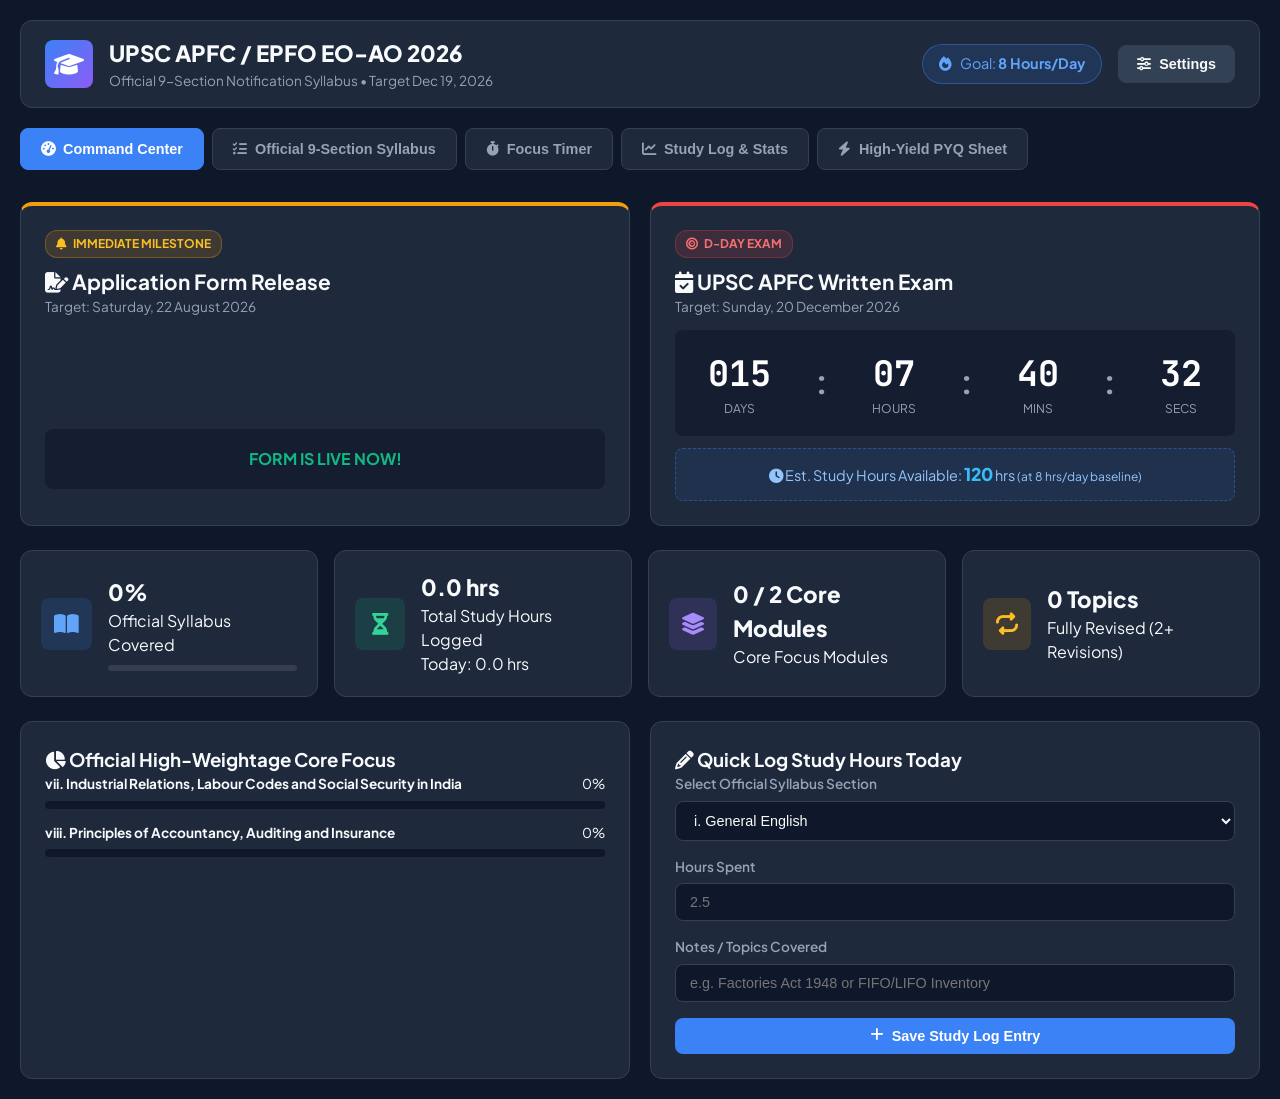
<file: apfc_dashboard_tablet.html>
<!DOCTYPE html>
<html lang="en">
<head>
  <meta charset="UTF-8">
  <meta name="viewport" content="width=device-width, initial-scale=1.0">
  <title>UPSC APFC / EPFO Official 9-Section Exam & Study Dashboard</title>
  <link rel="stylesheet" href="https://cdnjs.cloudflare.com/ajax/libs/font-awesome/6.4.0/css/all.min.css">
  <link href="https://fonts.googleapis.com/css2?family=Plus+Jakarta+Sans:wght@300;400;500;600;700;800&family=JetBrains+Mono:wght@400;600&display=swap" rel="stylesheet">
  <style>
    :root {
      --bg-primary: #0f172a;
      --bg-card: #1e293b;
      --bg-card-hover: #334155;
      --text-main: #f8fafc;
      --text-muted: #94a3b8;
      --accent-primary: #3b82f6;
      --accent-primary-hover: #2563eb;
      --accent-success: #10b981;
      --accent-warning: #f59e0b;
      --accent-danger: #ef4444;
      --accent-purple: #8b5cf6;
      --border-color: #334155;
      --font-sans: 'Plus Jakarta Sans', -apple-system, BlinkMacSystemFont, sans-serif;
      --font-mono: 'JetBrains Mono', monospace;
      --radius-sm: 8px;
      --radius-md: 12px;
    }
    * { box-sizing: border-box; margin: 0; padding: 0; }
    body { background-color: var(--bg-primary); color: var(--text-main); font-family: var(--font-sans); line-height: 1.5; min-height: 100vh; }
    .app-container { max-width: 1380px; margin: 0 auto; padding: 20px; }

    .app-header { display: flex; justify-content: space-between; align-items: center; padding: 16px 24px; background: var(--bg-card); border: 1px solid var(--border-color); border-radius: var(--radius-md); margin-bottom: 20px; flex-wrap: wrap; gap: 16px; }
    .brand { display: flex; align-items: center; gap: 16px; }
    .brand-logo { width: 48px; height: 48px; background: linear-gradient(135deg, #3b82f6, #8b5cf6); border-radius: var(--radius-sm); display: flex; align-items: center; justify-content: center; font-size: 24px; color: #fff; }
    .brand-text h1 { font-size: 1.4rem; font-weight: 800; }
    .brand-text p { font-size: 0.85rem; color: var(--text-muted); }
    .header-actions { display: flex; align-items: center; gap: 16px; }

    .daily-hours-badge { background: rgba(59, 130, 246, 0.15); border: 1px solid rgba(59, 130, 246, 0.4); color: #60a5fa; padding: 8px 16px; border-radius: 20px; font-size: 0.9rem; display: flex; align-items: center; gap: 8px; cursor: pointer; }
    .daily-hours-badge:hover { background: rgba(59, 130, 246, 0.25); }

    .nav-tabs { display: flex; gap: 8px; overflow-x: auto; padding-bottom: 8px; margin-bottom: 24px; }
    .nav-tab { background: var(--bg-card); border: 1px solid var(--border-color); color: var(--text-muted); padding: 12px 20px; border-radius: var(--radius-sm); font-weight: 600; font-size: 0.9rem; cursor: pointer; display: flex; align-items: center; gap: 8px; white-space: nowrap; }
    .nav-tab.active { background: var(--accent-primary); border-color: var(--accent-primary); color: #fff; }

    .tab-content { display: none; }
    .tab-content.active { display: block; }
    .card { background: var(--bg-card); border: 1px solid var(--border-color); border-radius: var(--radius-md); padding: 24px; }

    .countdown-grid { display: grid; grid-template-columns: repeat(auto-fit, minmax(380px, 1fr)); gap: 20px; margin-bottom: 24px; }
    .countdown-card { position: relative; overflow: hidden; display: flex; flex-direction: column; justify-content: space-between; }
    .form-release-card { border-top: 4px solid var(--accent-warning); }
    .exam-date-card { border-top: 4px solid var(--accent-danger); }
    .card-header h2 { font-size: 1.3rem; font-weight: 700; margin-top: 8px; }
    .target-date-subtitle { color: var(--text-muted); font-size: 0.85rem; }

    .badge { display: inline-flex; align-items: center; gap: 6px; font-size: 0.75rem; font-weight: 700; text-transform: uppercase; padding: 4px 10px; border-radius: 12px; }
    .badge-warning { background: rgba(245, 158, 11, 0.15); color: #fbbf24; border: 1px solid rgba(245, 158, 11, 0.3); }
    .badge-danger { background: rgba(239, 68, 68, 0.15); color: #f87171; border: 1px solid rgba(239, 68, 68, 0.3); }

    .timer-display { display: flex; align-items: center; justify-content: space-around; background: rgba(15, 23, 42, 0.6); padding: 18px 12px; border-radius: var(--radius-sm); margin: 12px 0; }
    .time-unit { display: flex; flex-direction: column; align-items: center; }
    .time-value { font-family: var(--font-mono); font-size: 2.2rem; font-weight: 700; color: #ffffff; }
    .time-label { font-size: 0.75rem; color: var(--text-muted); text-transform: uppercase; }
    .time-sep { font-family: var(--font-mono); font-size: 2rem; color: var(--text-muted); }
    .hours-remaining-banner { background: rgba(59, 130, 246, 0.1); border: 1px dashed rgba(59, 130, 246, 0.4); padding: 12px; border-radius: var(--radius-sm); text-align: center; font-size: 0.9rem; color: #93c5fd; }
    .highlight-val { font-weight: 800; font-size: 1.1rem; color: #38bdf8; }

    .metrics-grid { display: grid; grid-template-columns: repeat(auto-fit, minmax(240px, 1fr)); gap: 16px; margin-bottom: 24px; }
    .metric-card { background: var(--bg-card); border: 1px solid var(--border-color); border-radius: var(--radius-md); padding: 20px; display: flex; align-items: center; gap: 16px; }
    .metric-icon { width: 52px; height: 52px; border-radius: var(--radius-sm); display: flex; align-items: center; justify-content: center; font-size: 22px; }
    .metric-icon.blue { background: rgba(59, 130, 246, 0.15); color: #60a5fa; }
    .metric-icon.green { background: rgba(16, 185, 129, 0.15); color: #34d399; }
    .metric-icon.purple { background: rgba(139, 92, 246, 0.15); color: #a78bfa; }
    .metric-icon.orange { background: rgba(245, 158, 11, 0.15); color: #fbbf24; }
    .metric-data h4 { font-size: 1.4rem; font-weight: 800; }
    .mini-progress-bar { height: 6px; background: rgba(255, 255, 255, 0.1); border-radius: 3px; margin-top: 8px; overflow: hidden; }
    .mini-progress-bar div { height: 100%; background: var(--accent-primary); }

    .dashboard-widgets-grid { display: grid; grid-template-columns: repeat(auto-fit, minmax(380px, 1fr)); gap: 20px; }
    .subject-progress-item { margin-bottom: 14px; }
    .subject-progress-meta { display: flex; justify-content: space-between; font-size: 0.85rem; margin-bottom: 6px; }
    .subject-progress-bar { height: 8px; background: var(--bg-primary); border-radius: 4px; overflow: hidden; }
    .subject-progress-bar-fill { height: 100%; border-radius: 4px; }

    .form-group { margin-bottom: 16px; }
    .form-group label { display: block; font-size: 0.85rem; font-weight: 600; color: var(--text-muted); margin-bottom: 6px; }
    .form-control { width: 100%; padding: 10px 14px; background: var(--bg-primary); border: 1px solid var(--border-color); border-radius: var(--radius-sm); color: var(--text-main); font-size: 0.9rem; }

    .btn { padding: 10px 18px; border-radius: var(--radius-sm); font-weight: 600; font-size: 0.9rem; border: none; cursor: pointer; display: inline-flex; align-items: center; justify-content: center; gap: 8px; }
    .btn-primary { background: var(--accent-primary); color: #fff; }
    .btn-secondary { background: var(--bg-card-hover); color: var(--text-main); border: 1px solid var(--border-color); }
    .btn-success { background: var(--accent-success); color: #fff; }
    .btn-warning { background: var(--accent-warning); color: #fff; }
    .btn-block { width: 100%; }
    .btn-lg { padding: 14px 28px; font-size: 1rem; }

    .syllabus-modules-container { display: flex; flex-direction: column; gap: 20px; }
    .module-card { background: var(--bg-card); border: 1px solid var(--border-color); border-radius: var(--radius-md); overflow: hidden; }
    .module-card-header { padding: 18px 24px; background: rgba(255, 255, 255, 0.02); border-bottom: 1px solid var(--border-color); display: flex; justify-content: space-between; align-items: center; }
    .module-badge { padding: 4px 8px; border-radius: 4px; font-size: 0.7rem; font-weight: 700; text-transform: uppercase; }
    .badge-core { background: rgba(239, 68, 68, 0.2); color: #f87171; border: 1px solid rgba(239, 68, 68, 0.4); }
    .badge-std { background: rgba(59, 130, 246, 0.2); color: #60a5fa; border: 1px solid rgba(59, 130, 246, 0.4); }
    .topic-list { padding: 12px 24px; }
    .topic-item { display: flex; justify-content: space-between; align-items: center; padding: 12px 0; border-bottom: 1px solid rgba(255, 255, 255, 0.05); }
    .topic-item:last-child { border-bottom: none; }
    .topic-stages { display: flex; gap: 12px; }
    .stage-check { display: flex; align-items: center; gap: 4px; font-size: 0.75rem; color: var(--text-muted); cursor: pointer; }
    .stage-check input[type="checkbox"] { accent-color: var(--accent-primary); width: 16px; height: 16px; }

    .pomodoro-layout { display: grid; grid-template-columns: 1fr 340px; gap: 20px; }
    .pomodoro-card { text-align: center; display: flex; flex-direction: column; align-items: center; justify-content: center; padding: 40px; }
    .pomodoro-modes { display: flex; gap: 10px; margin-bottom: 30px; }
    .pomo-mode-btn { padding: 8px 16px; background: var(--bg-primary); border: 1px solid var(--border-color); color: var(--text-muted); border-radius: 20px; font-size: 0.85rem; font-weight: 600; cursor: pointer; }
    .pomo-mode-btn.active { background: var(--accent-primary); color: #fff; }
    .pomodoro-timer-ring { width: 240px; height: 240px; border-radius: 50%; border: 8px solid var(--accent-primary); display: flex; flex-direction: column; align-items: center; justify-content: center; margin-bottom: 30px; transition: border-color 0.3s ease; }
    .timer-clock-text { font-family: var(--font-mono); font-size: 3.8rem; font-weight: 700; line-height: 1; }
    .pomodoro-controls { display: flex; gap: 16px; margin-bottom: 24px; }
    .bg-timer-status { font-size: 0.8rem; color: #34d399; margin-top: 6px; display: flex; align-items: center; gap: 6px; }

    .log-grid { display: grid; grid-template-columns: 1fr 1fr; gap: 20px; }
    .log-table { width: 100%; border-collapse: collapse; margin-top: 16px; font-size: 0.85rem; }
    .log-table th, .log-table td { padding: 10px 12px; text-align: left; border-bottom: 1px solid var(--border-color); }
    .flashcard-grid { display: grid; grid-template-columns: repeat(auto-fit, minmax(320px, 1fr)); gap: 20px; }
    .flashcard { position: relative; border-top: 4px solid var(--accent-primary); }
    .flashcard-tag { display: inline-block; padding: 2px 8px; border-radius: 4px; font-size: 0.7rem; font-weight: 700; text-transform: uppercase; margin-bottom: 10px; }
    .tag-red { background: rgba(239, 68, 68, 0.2); color: #f87171; }
    .tag-blue { background: rgba(59, 130, 246, 0.2); color: #60a5fa; }
    .tag-green { background: rgba(16, 185, 129, 0.2); color: #34d399; }

    .modal { display: none; position: fixed; top: 0; left: 0; width: 100%; height: 100%; background: rgba(0, 0, 0, 0.7); z-index: 1000; align-items: center; justify-content: center; }
    .modal.active { display: flex; }
    .modal-content { width: 90%; max-width: 480px; }
    .modal-header { display: flex; justify-content: space-between; align-items: center; margin-bottom: 16px; }
    .close-btn { background: none; border: none; color: var(--text-muted); font-size: 1.5rem; cursor: pointer; }

    .hour-pills { display: flex; gap: 8px; margin-top: 8px; }
    .hour-pill { padding: 6px 12px; background: var(--bg-primary); border: 1px solid var(--border-color); color: var(--text-main); border-radius: 16px; font-size: 0.85rem; cursor: pointer; }
    .hour-pill.active { background: var(--accent-primary); border-color: var(--accent-primary); font-weight: 700; }

    @media (max-width: 768px) {
      .countdown-grid, .dashboard-widgets-grid, .log-grid, .pomodoro-layout { grid-template-columns: 1fr; }
      .app-header { flex-direction: column; align-items: flex-start; gap: 12px; }
    }
  </style>
</head>
<body class="dark-theme">
  <div class="app-container">

    <header class="app-header">
      <div class="brand">
        <div class="brand-logo"><i class="fa-solid fa-graduation-cap"></i></div>
        <div class="brand-text">
          <h1>UPSC APFC / EPFO EO-AO 2026</h1>
          <p>Official 9-Section Notification Syllabus • Target Dec 19, 2026</p>
        </div>
      </div>
      <div class="header-actions">
        <div class="daily-hours-badge" id="dailyHoursBadgeBtn" title="Click to change study hours goal!">
          <i class="fa-solid fa-fire"></i><span>Goal: <strong id="currentDailyTargetDisplay">8 Hours/Day</strong></span>
        </div>
        <button id="settingsBtn" class="btn btn-secondary"><i class="fa-solid fa-sliders"></i> Settings</button>
      </div>
    </header>

    <nav class="nav-tabs">
      <button class="nav-tab active" data-tab="dashboardTab"><i class="fa-solid fa-gauge-high"></i> Command Center</button>
      <button class="nav-tab" data-tab="syllabusTab"><i class="fa-solid fa-list-check"></i> Official 9-Section Syllabus</button>
      <button class="nav-tab" data-tab="pomodoroTab"><i class="fa-solid fa-stopwatch"></i> Focus Timer</button>
      <button class="nav-tab" data-tab="studyLogTab"><i class="fa-solid fa-chart-line"></i> Study Log & Stats</button>
      <button class="nav-tab" data-tab="revisionTab"><i class="fa-solid fa-bolt"></i> High-Yield PYQ Sheet</button>
    </nav>

    <main class="content-area">
      <section id="dashboardTab" class="tab-content active">
        <div class="countdown-grid">
          <div class="card countdown-card form-release-card">
            <div class="card-header">
              <span class="badge badge-warning"><i class="fa-solid fa-bell"></i> Immediate Milestone</span>
              <h2><i class="fa-solid fa-file-signature"></i> Application Form Release</h2>
              <p class="target-date-subtitle">Target: Saturday, 22 August 2026</p>
            </div>
            <div class="timer-display" id="formCountdown">
              <div class="time-unit"><span class="time-value" id="formDays">00</span><span class="time-label">Days</span></div><span class="time-sep">:</span>
              <div class="time-unit"><span class="time-value" id="formHours">00</span><span class="time-label">Hours</span></div><span class="time-sep">:</span>
              <div class="time-unit"><span class="time-value" id="formMinutes">00</span><span class="time-label">Mins</span></div><span class="time-sep">:</span>
              <div class="time-unit"><span class="time-value" id="formSeconds">00</span><span class="time-label">Secs</span></div>
            </div>
          </div>

          <div class="card countdown-card exam-date-card">
            <div class="card-header">
              <span class="badge badge-danger"><i class="fa-solid fa-bullseye"></i> D-DAY EXAM</span>
              <h2><i class="fa-solid fa-calendar-check"></i> UPSC APFC Written Exam</h2>
              <p class="target-date-subtitle">Target: Sunday, 20 December 2026</p>
            </div>
            <div class="timer-display" id="examCountdown">
              <div class="time-unit"><span class="time-value" id="examDays">000</span><span class="time-label">Days</span></div><span class="time-sep">:</span>
              <div class="time-unit"><span class="time-value" id="examHours">00</span><span class="time-label">Hours</span></div><span class="time-sep">:</span>
              <div class="time-unit"><span class="time-value" id="examMinutes">00</span><span class="time-label">Mins</span></div><span class="time-sep">:</span>
              <div class="time-unit"><span class="time-value" id="examSeconds">00</span><span class="time-label">Secs</span></div>
            </div>
            <div class="hours-remaining-banner">
              <i class="fa-solid fa-clock"></i> Est. Study Hours Available: <span id="estStudyHoursLeft" class="highlight-val">0</span> hrs
              <small>(at <span id="targetHoursRateDisplay">8</span> hrs/day baseline)</small>
            </div>
          </div>
        </div>

        <div class="metrics-grid">
          <div class="metric-card"><div class="metric-icon blue"><i class="fa-solid fa-book-open"></i></div><div class="metric-data"><h4 id="syllabusPercentDisplay">0%</h4><p>Official Syllabus Covered</p><div class="mini-progress-bar"><div id="syllabusProgressFill" style="width:0%"></div></div></div></div>
          <div class="metric-card"><div class="metric-icon green"><i class="fa-solid fa-hourglass-half"></i></div><div class="metric-data"><h4 id="totalHoursStudiedDisplay">0.0 hrs</h4><p>Total Study Hours Logged</p><span class="metric-subtext" id="todayHoursSubtext">Today: 0.0 hrs</span></div></div>
          <div class="metric-card"><div class="metric-icon purple"><i class="fa-solid fa-layer-group"></i></div><div class="metric-data"><h4 id="highWeightageProgressDisplay">0 / 2</h4><p>Core Focus Modules</p></div></div>
          <div class="metric-card"><div class="metric-icon orange"><i class="fa-solid fa-repeat"></i></div><div class="metric-data"><h4 id="revisionCompletedDisplay">0 Topics</h4><p>Fully Revised (2+ Revisions)</p></div></div>
        </div>

        <div class="dashboard-widgets-grid">
          <div class="card widget-card">
            <h3><i class="fa-solid fa-chart-pie"></i> Official High-Weightage Core Focus</h3>
            <div class="subject-progress-list" id="subjectDashboardList"></div>
          </div>
          <div class="card widget-card">
            <h3><i class="fa-solid fa-pencil"></i> Quick Log Study Hours Today</h3>
            <form id="quickLogForm">
              <div class="form-group">
                <label>Select Official Syllabus Section</label>
                <select id="logSubjectSelect" class="form-control" required>
                  <option value="i. General English">i. General English</option>
                  <option value="ii. Indian Culture, Heritage & Freedom Movements">ii. Indian Culture, Heritage & Freedom Movements</option>
                  <option value="iii. Developmental Issues & Present Trends in Economy">iii. Developmental Issues & Present Trends in Economy</option>
                  <option value="iv. Governance and Constitution of India">iv. Governance and Constitution of India</option>
                  <option value="v. General Science & Computer Applications">v. General Science & Computer Applications</option>
                  <option value="vi. Elementary Mathematics, Statistics & GMA">vi. Elementary Mathematics, Statistics & GMA</option>
                  <option value="vii. Industrial Relations, Labour Codes & Social Security">vii. Industrial Relations, Labour Codes & Social Security</option>
                  <option value="viii. Principles of Accountancy, Auditing & Insurance">viii. Principles of Accountancy, Auditing & Insurance</option>
                  <option value="ix. Current Events of National & International Importance">ix. Current Events of National & International Importance</option>
                </select>
              </div>
              <div class="form-group"><label>Hours Spent</label><input type="number" id="logHoursInput" class="form-control" min="0.5" max="16" step="0.5" placeholder="2.5" required></div>
              <div class="form-group"><label>Notes / Topics Covered</label><input type="text" id="logTopicNote" class="form-control" placeholder="e.g. Factories Act 1948 or FIFO/LIFO Inventory"></div>
              <button type="submit" class="btn btn-primary btn-block"><i class="fa-solid fa-plus"></i> Save Study Log Entry</button>
            </form>
          </div>
        </div>
      </section>

      <section id="syllabusTab" class="tab-content">
        <div id="syllabusContainer" class="syllabus-modules-container"></div>
      </section>

      <section id="pomodoroTab" class="tab-content">
        <div class="pomodoro-layout">
          <div class="card pomodoro-card">
            <div class="pomodoro-modes">
              <button class="pomo-mode-btn active" data-mode="work">Deep Focus (50 min)</button>
              <button class="pomo-mode-btn" data-mode="shortBreak">Short Break (10 min)</button>
              <button class="pomo-mode-btn" data-mode="longBreak">Long Break (20 min)</button>
            </div>
            <div class="pomodoro-timer-ring" id="timerRing">
              <div class="timer-clock-text"><span id="pomoMinutes">50</span>:<span id="pomoSeconds">00</span></div>
              <span id="pomoStatusText">Ready to Focus</span>
              <div class="bg-timer-status"><i class="fa-solid fa-shield-halved"></i> Background Precision Active</div>
            </div>
            <div class="pomodoro-controls">
              <button id="pomoStartBtn" class="btn btn-lg btn-success"><i class="fa-solid fa-play"></i> Start Session</button>
              <button id="pomoPauseBtn" class="btn btn-lg btn-warning" style="display:none;"><i class="fa-solid fa-pause"></i> Pause</button>
              <button id="pomoResetBtn" class="btn btn-lg btn-secondary"><i class="fa-solid fa-rotate-left"></i> Reset</button>
            </div>
          </div>
          <div class="card pomo-tips-card">
            <h3><i class="fa-solid fa-lightbulb"></i> Recommended UPSC Study Routine</h3>
            <ul class="tips-list">
              <li><strong>Background Running Enabled:</strong> You can minimize or switch tabs freely! The timer calculates exact real time using high-precision timestamp sync.</li>
              <li><strong>6 Hours Baseline:</strong> 3 Sessions of 90-100 mins.</li>
              <li><strong>8 Hours Escalation:</strong> 4 Sessions of 2 Hours.</li>
              <li><strong>10 Hours Peak Target:</strong> Maximum focus on solving Mock Papers.</li>
            </ul>
          </div>
        </div>
      </section>

      <section id="studyLogTab" class="tab-content">
        <div class="log-grid">
          <div class="card"><h3>Subject Hours Breakdown</h3><div id="subjectHoursChartContainer" class="subject-chart-container"></div></div>
          <div class="card"><h3>Recent Study Log Entries</h3><table class="log-table"><thead><tr><th>Date</th><th>Subject</th><th>Hours</th><th>Topic</th><th>Action</th></tr></thead><tbody id="logHistoryTableBody"></tbody></table></div>
        </div>
      </section>

      <section id="revisionTab" class="tab-content">
        <div class="flashcard-grid">
          <div class="card flashcard"><div class="flashcard-tag tag-red">Accounts & Audit PYQ</div><h3>Accounts Journal & Inventory Valuation Tricks</h3><ul><li>Outstanding = Liability (Credit) | Prepaid = Asset (Debit)</li><li>Accrued = Asset (Debit) | Advance = Liability (Credit)</li><li>FIFO = Oldest lot first (normal doodh-dukaan stock)</li><li>LIFO = Newest lot first (coal heap top stock)</li><li>COGS = Sales ÷ (1 + GP% on cost)</li></ul></div>
          <div class="card flashcard"><div class="flashcard-tag tag-red">Labour Law PYQ</div><h3>Labour Laws High-Yield Key Facts</h3><ul><li>Industrial Disputes Act 1947: Strike Sec 2q | Layoff = 50% basic+DA | Ch VB threshold = 100+ workers</li><li>Trade Unions Act 1926: Min 7 workers | Min age 15 yrs | Federation: AITUC(1920)➔INTUC(1947)➔HMS➔BMS➔CITU</li><li>Factories Act 1948: Adolescent 14-18 yrs | Welfare Officer 500+ workers | Sec 7A Occupier</li><li>Gratuity Act 1972: 15 days/yr | 5 yrs continuous service | Max limit ₹20 Lakhs</li></ul></div>
          <div class="card flashcard"><div class="flashcard-tag tag-blue">Polity & DPSP</div><h3>Polity High-Yield DPSP Articles</h3><ul><li>Art 38: Just conditions of work & social order</li><li>Art 39: Equal pay for equal work (Men & Women)</li><li>Art 41: Right to work, education & public assistance</li><li>Art 42: Humane conditions of work & maternity relief</li><li>Art 43: Living wage for workers | Art 43A: Worker management participation</li></ul></div>
          <div class="card flashcard"><div class="flashcard-tag tag-green">Science & Math</div><h3>Science & Computer Quick Recall</h3><ul><li>OSI Session Layer: Manages communication between computers</li><li>HTML: Comment tag &lt;!-- --&gt; | Hyperlink mailto: | Internal link 'Link' attribute</li><li>Optics: Net concave behavior when Convex(+2.0D) + Concave(-2.5D)</li><li>Chemistry: Photochemical smog primary reactants = Nitric Oxide + Unburnt Hydrocarbons</li></ul></div>
        </div>
      </section>
    </main>
  </div>

  <div id="settingsModal" class="modal">
    <div class="modal-content card">
      <div class="modal-header"><h3>Settings & Daily Goal</h3><button id="closeSettingsBtn" class="close-btn">&times;</button></div>
      <div class="modal-body">
        <div class="form-group">
          <label>Target Daily Study Hours Goal:</label>
          <select id="targetHoursSelect" class="form-control">
            <option value="4">4 Hours / Day</option>
            <option value="6">6 Hours / Day (Baseline)</option>
            <option value="8" selected>8 Hours / Day (Accelerated)</option>
            <option value="10">10 Hours / Day (Peak Target)</option>
            <option value="12">12 Hours / Day (Sprint)</option>
          </select>
          <div class="hour-pills">
            <span class="hour-pill" data-hrs="4">4h</span>
            <span class="hour-pill" data-hrs="6">6h</span>
            <span class="hour-pill active" data-hrs="8">8h</span>
            <span class="hour-pill" data-hrs="10">10h</span>
            <span class="hour-pill" data-hrs="12">12h</span>
          </div>
        </div>
      </div>
      <div class="modal-footer"><button id="saveSettingsBtn" class="btn btn-primary">Save Changes</button></div>
    </div>
  </div>

  <script>
    const DEFAULT_SYLLABUS = [
      {
        id: 'sec_1_eng', title: 'i. General English', isCore: false,
        topics: [
          { id: 'eng_1', name: 'Workmanlike Use of Words & Vocabulary (Synonyms, Antonyms, One-word Substitution)' },
          { id: 'eng_2', name: 'Grammar Rules, Error Spotting & Sentence Improvement' },
          { id: 'eng_3', name: 'Idioms, Phrases, Ordering of Words & Cloze Composition' },
          { id: 'eng_4', name: 'Reading Comprehension Passages & Contextual Workmanlike English' }
        ]
      },
      {
        id: 'sec_2_hist_cult', title: 'ii. Indian Culture, Heritage and Freedom Movements', isCore: false,
        topics: [
          { id: 'hist_1', name: 'Freedom Struggle: 1857 Revolt, Regional Rebellions & Freedom Chronology' },
          { id: 'hist_2', name: 'INC Phases, Gandhian Era (1857-1947), INA & Prominent Freedom Leaders' },
          { id: 'hist_3', name: 'Labour Movement & Press History (N M Lokhande, Deenbandhu, AITUC-INTUC Chronology)' },
          { id: 'hist_4', name: 'Indian Culture & Heritage: Rock Art, Ajanta Jatakas, Black Pagoda & Temple Architecture' },
          { id: 'hist_5', name: 'Performing Arts, Classical Dances, Natyashastra & Regional Tribal Festivals' },
          { id: 'hist_6', name: 'Ancient & Medieval Dynasties (Vijayanagara, Palas, Chalukyas) & Post-Independence 1946 Assembly' }
        ]
      },
      {
        id: 'sec_3_econ_dev', title: 'iii. Developmental Issues and Present Trends in Indian Economy', isCore: false,
        topics: [
          { id: 'econ_1', name: 'Inflation Concepts (Headline vs Core Inflation, Social Cost, HDI Components)' },
          { id: 'econ_2', name: 'Fiscal Policy, Taxation, Disinvestment vs PPP & Money Bill Provisions' },
          { id: 'econ_3', name: 'Monetary Policy, Banking System, RTGS/NEFT & DFIs (IFCI/ICICI/IDBI vs NaBFID)' },
          { id: 'econ_4', name: 'Micro-economics Theory (Monopolistic Competition vs Perfect Competition)' },
          { id: 'econ_5', name: 'High-Priority Govt Welfare Schemes (MUDRA, POSHAN, NISHTHA, BioE3, StandUp India, SMILE)' },
          { id: 'econ_6', name: 'Constitutional vs Non-Constitutional Bodies (Finance Commission, Election Commission, NCW, IMF Quota)' },
          { id: 'econ_7', name: 'Colonial Economic History (Laissez-faire, Agency Houses, Plantation Ownership)' }
        ]
      },
      {
        id: 'sec_4_polity_gov', title: 'iv. Governance and Constitution of India', isCore: false,
        topics: [
          { id: 'pol_1', name: 'Fundamental Rights (Right to Privacy Art 21, Exploitation & Forced Labour Ban)' },
          { id: 'pol_2', name: 'Labour-Linked DPSP Articles (Art 38, Art 39 Equal Pay, Art 41 Right to Work, Art 42 Maternity, Art 43 Living Wage, Art 43A)' },
          { id: 'pol_3', name: 'Constitutional Amendments (61st Voting Age, 42nd DPSP Primacy, 73rd Panchayati Raj, 106th Women)' },
          { id: 'pol_4', name: 'President/VP, Parliament (Art 107 Ordinary Bills, Art 312 All India Services) & Judiciary' },
          { id: 'pol_5', name: 'Centre-State Relations (7th Schedule Lists, 4th Schedule Seat Allocation, River Disputes)' },
          { id: 'pol_6', name: 'APFC Administrative & Quasi-Judicial Role (Section 7A Dues Inquiry & Civil Court Powers)' },
          { id: 'pol_7', name: 'Local Self-Governance (Art 243ZD District Planning), RTI Act & NAM Principles' }
        ]
      },
      {
        id: 'sec_5_sci_comp', title: 'v. General Science and Basic Knowledge of Computer Applications', isCore: false,
        topics: [
          { id: 'sci_1', name: 'Physics: Optics & Lens Behaviour, Inelastic Collisions, AWACS & Microwave Jamming' },
          { id: 'sci_2', name: 'Chemistry: Photochemical Smog, Fatty Acids/Phenol, Bleaching Powder & Soaps' },
          { id: 'sci_3', name: 'Biology & Agriculture: Eyeball Layers, Prop Roots, Chikungunya Virus, Euglena & Grain Protection' },
          { id: 'comp_1', name: 'Computer Hardware, Storage & Memory Registers (RAM, SSD vs HDD, MAR Register)' },
          { id: 'comp_2', name: 'Programming Languages (FORTRAN/JAVA/Pascal vs C) & Real-Time Operating Systems' },
          { id: 'comp_3', name: 'Networking (OSI Session Layer, IP Address 0-255, Mesh Formula n(n-1)/2) & HTML Comments/Mailto' },
          { id: 'comp_4', name: 'File Formats (MIDI/WAV/MP3) & Modern AI (ChatGPT LLM, GPU Training, SSL Security)' }
        ]
      },
      {
        id: 'sec_6_math_stat', title: 'vi. Elementary Mathematics, Statistics and General Mental Ability', isCore: false,
        topics: [
          { id: 'math_1', name: 'Number System, Divisibility Rules, LCM/HCF & Logarithms' },
          { id: 'math_2', name: 'Ratio-Proportion, Mixtures, Ages & Percentage Formulas' },
          { id: 'math_3', name: 'Profit-Loss, Successive Discount, Time-Speed-Distance & Time-Work Proportional Scaling' },
          { id: 'math_4', name: 'Algebra (Quadratic Roots, AP/GP Series) & Geometry/Mensuration Circle Theorems' },
          { id: 'stat_1', name: 'Statistics: Central Tendency (Mean/Median/Mode) & Measures of Dispersion (Std Dev/Variance)' },
          { id: 'stat_2', name: 'Probability (Dice-sum, Event probability with constraints) & Data Interpretation Tables' },
          { id: 'reason_1', name: 'General Mental Ability: Coding-Decoding, Blood Relations, Seating Arrangement & Syllogism Venn Diagrams' }
        ]
      },
      {
        id: 'sec_7_ir_ll_ss', title: 'vii. Industrial Relations, Labour Codes and Social Security in India', isCore: true,
        topics: [
          { id: 'ir_1', name: 'Industrial Disputes Act 1947 & Sec 2(j)/11A (Strike Sec 2q, Lay-off 50%, Chapter VB 100+ threshold, Grievance Committee)' },
          { id: 'ir_2', name: 'Trade Unions Act 1926 (Min 7 workers, 3-yr tenure, Federation Chronology: AITUC➔INTUC➔HMS➔BMS➔CITU)' },
          { id: 'ir_3', name: 'Factories Act 1948 (Adolescent 14-18 yrs, Welfare Officer 500+ workers, Sec 7A Occupier, 3rd Schedule Diseases)' },
          { id: 'ir_4', name: 'The 4 New Labour Codes 2020 (Wages 2019, IR Code 2020 300-worker threshold, Social Security 2020 Gig workers, OSHWC Code 2020)' },
          { id: 'ss_1', name: 'EPF & MP Act 1952 (EPF 12%+12%, EPS Pension 8.33% max ₹1250 limit, EDLI Insurance)' },
          { id: 'ss_2', name: 'Payment of Gratuity Act 1972 (15/26 x Wage x Years, 5 yrs service, ₹20 Lakh max cap)' },
          { id: 'ss_3', name: 'ESI Act 1948 & Maternity Benefit Act 1961/2017 (ESI 0.75%/3.25%, Maternity 26 wks leave, nursing breaks)' },
          { id: 'ss_4', name: 'Other Statutory Acts (Contract Labour 1970 50+ workers, Compensation Act 1923, Child Labour 1986, BOCW Act 1996, Unorganised Workers 2008)' },
          { id: 'ir_theory', name: 'IR Theory & Concepts (Wild-Cat strike, Yellow Dog contract, Audi Alteram Partem, Sidney & Beatrice Webb, NM Lokhande)' }
        ]
      },
      {
        id: 'sec_8_acc_audit_ins', title: 'viii. Principles of Accountancy, Auditing and Insurance', isCore: true,
        topics: [
          { id: 'acc_1', name: 'Accounting Fundamentals & AS-1 (Going Concern, Consistency, Accrual, Money Measurement, Matching)' },
          { id: 'acc_2', name: 'Journal Entry Recognition Trick (Outstanding=Liability/Credit, Prepaid=Asset/Debit, Accrued=Asset/Debit, Advance=Liability/Credit)' },
          { id: 'acc_3', name: 'Inventory Valuation FIFO vs LIFO (First-In-First-Out vs Last-In-First-Out worked logic)' },
          { id: 'acc_4', name: 'Account Classification & Golden Rules (Personal, Real, Nominal accounts)' },
          { id: 'acc_5', name: 'Trial Balance & Error Rectification (Compensating, Principle, Omission, Suspense Account)' },
          { id: 'acc_6', name: 'Depreciation Methods & Formula Bank (SLM vs WDV, Bad Debts formula, Gross Profit on Cost vs Sales, Operating Profit)' },
          { id: 'acc_7', name: 'Financial Ratios & Management (Current Ratio, Quick Ratio, Debt-Equity, ROI, EOQ formula √(2DS/H), Break-Even Point)' },
          { id: 'audit_1', name: 'Auditing Principles & Scope (Audit Strategy ➔ Audit Plan ➔ Audit Program, Vouching vs Verification, Audit File vs Documentation)' },
          { id: 'ins_1', name: 'Insurance Principles & SEBI (Indemnity contract, Average Clause claim formula, SEBI subrogation principle)' },
          { id: 'acc_spec', name: 'Specialized Accounting (Consignment abnormal loss, Joint Venture, Branch accounting Debtors system, Companies Act Schedule III)' }
        ]
      },
      {
        id: 'sec_9_current_events', title: 'ix. Current Events of National and International Importance', isCore: false,
        topics: [
          { id: 'curr_1', name: 'High-Priority Central Government Welfare Schemes (MUDRA, POSHAN, NISHTHA, StandUp India, SMILE, BioE3)' },
          { id: 'curr_2', name: 'International Financial Bodies & Trade (IMF Quota %, World Bank, WTO, Balance of Payments)' },
          { id: 'curr_3', name: 'Current Defence & Science Developments (AWACS, Drone Jamming, GPS Trilateration, AI & SSL updates)' },
          { id: 'curr_4', name: 'Current Economic Trends, Union Budget 2026 & PIB Highlights' }
        ]
      }
    ];

    class APFCAppState {
      constructor() {
        this.formReleaseDate = new Date('2026-08-22T00:00:00');
        this.examDate = new Date('2026-12-20T09:30:00');
        const savedHours = localStorage.getItem('apfc_daily_target_hours');
        this.dailyTargetHours = savedHours ? parseInt(savedHours, 10) : 8;
        this.syllabusData = JSON.parse(localStorage.getItem('apfc_syllabus_progress') || '{}');
        this.studyLogs = JSON.parse(localStorage.getItem('apfc_study_logs') || '[]');
      }
      saveSyllabus() { localStorage.setItem('apfc_syllabus_progress', JSON.stringify(this.syllabusData)); }
      saveLogs() { localStorage.setItem('apfc_study_logs', JSON.stringify(this.studyLogs)); }
      saveSettings(h) { this.dailyTargetHours = parseInt(h, 10); localStorage.setItem('apfc_daily_target_hours', h); }
    }

    const appState = new APFCAppState();

    document.addEventListener('DOMContentLoaded', () => {
      initTabs(); initCountdowns(); renderSyllabus(); renderDashboardWidget(); renderStudyLogs(); initPomodoroEngine(); initSettingsModal(); initQuickLogForm();
    });

    function initTabs() {
      document.querySelectorAll('.nav-tab').forEach(tab => {
        tab.addEventListener('click', () => {
          document.querySelectorAll('.nav-tab').forEach(t => t.classList.remove('active'));
          document.querySelectorAll('.tab-content').forEach(c => c.classList.remove('active'));
          tab.classList.add('active'); document.getElementById(tab.getAttribute('data-tab')).classList.add('active');
        });
      });
    }

    function initCountdowns() { updateTimerDisplays(); setInterval(updateTimerDisplays, 1000); }
    function updateTimerDisplays() {
      const now = new Date();
      const formDiff = appState.formReleaseDate - now;
      if (formDiff > 0) {
        document.getElementById('formDays').textContent = String(Math.floor(formDiff / (1000 * 60 * 60 * 24))).padStart(2, '0');
        document.getElementById('formHours').textContent = String(Math.floor((formDiff / (1000 * 60 * 60)) % 24)).padStart(2, '0');
        document.getElementById('formMinutes').textContent = String(Math.floor((formDiff / (1000 * 60)) % 60)).padStart(2, '0');
        document.getElementById('formSeconds').textContent = String(Math.floor((formDiff / 1000) % 60)).padStart(2, '0');
      } else { document.getElementById('formCountdown').innerHTML = `<div style="font-weight:700; color:#10b981;">FORM IS LIVE NOW!</div>`; }

      const examDiff = appState.examDate - now;
      if (examDiff > 0) {
        const eDays = Math.floor(examDiff / (1000 * 60 * 60 * 24));
        document.getElementById('examDays').textContent = String(eDays).padStart(3, '0');
        document.getElementById('examHours').textContent = String(Math.floor((examDiff / (1000 * 60 * 60)) % 24)).padStart(2, '0');
        document.getElementById('examMinutes').textContent = String(Math.floor((examDiff / (1000 * 60)) % 60)).padStart(2, '0');
        document.getElementById('examSeconds').textContent = String(Math.floor((examDiff / 1000) % 60)).padStart(2, '0');
        document.getElementById('estStudyHoursLeft').textContent = Math.floor(eDays * appState.dailyTargetHours).toLocaleString();
        document.getElementById('targetHoursRateDisplay').textContent = appState.dailyTargetHours;
        document.getElementById('currentDailyTargetDisplay').textContent = `${appState.dailyTargetHours} Hours/Day`;
      } else { document.getElementById('examCountdown').innerHTML = `<div style="font-weight:700; color:#ef4444;">EXAM DAY IS HERE!</div>`; }
    }

    function renderSyllabus() {
      const container = document.getElementById('syllabusContainer'); container.innerHTML = '';
      let totalTopics = 0, completedTopics = 0, revisedTopicsCount = 0, coreCompleted = 0;
      DEFAULT_SYLLABUS.forEach(module => {
        const card = document.createElement('div'); card.className = 'module-card';
        let modTotal = module.topics.length, modDone = 0;
        const topicItemsHTML = module.topics.map(topic => {
          totalTopics++;
          const p = appState.syllabusData[topic.id] || { concept: false, rev1: false, rev2: false, pyq: false };
          if (p.concept && (p.pyq || p.rev1)) modDone++;
          if (p.concept && p.rev1 && p.rev2) revisedTopicsCount++;
          return `
            <div class="topic-item">
              <div class="topic-name"><span>${topic.name}</span></div>
              <div class="topic-stages">
                <label class="stage-check"><input type="checkbox" data-topic="${topic.id}" data-stage="concept" ${p.concept ? 'checked' : ''}> Concepts</label>
                <label class="stage-check"><input type="checkbox" data-topic="${topic.id}" data-stage="rev1" ${p.rev1 ? 'checked' : ''}> Rev 1</label>
                <label class="stage-check"><input type="checkbox" data-topic="${topic.id}" data-stage="rev2" ${p.rev2 ? 'checked' : ''}> Rev 2</label>
                <label class="stage-check"><input type="checkbox" data-topic="${topic.id}" data-stage="pyq" ${p.pyq ? 'checked' : ''}> PYQs</label>
              </div>
            </div>
          `;
        }).join('');
        if (module.isCore && (modDone / modTotal >= 0.5)) coreCompleted++;
        completedTopics += (modDone === modTotal) ? modTotal : modDone;
        const percent = Math.round((modDone / modTotal) * 100);
        card.innerHTML = `<div class="module-card-header"><div class="module-title-area"><span class="module-badge ${module.isCore ? 'badge-core' : 'badge-std'}">${module.isCore ? 'High Weightage Core' : 'Official Notification Section'}</span><h3>${module.title}</h3></div><div style="font-weight:700; color:var(--accent-primary);">${percent}% (${modDone}/${modTotal})</div></div><div class="topic-list">${topicItemsHTML}</div>`;
        container.appendChild(card);
      });

      container.querySelectorAll('input[type="checkbox"]').forEach(checkbox => {
        checkbox.addEventListener('change', (e) => {
          const topicId = e.target.getAttribute('data-topic'); const stage = e.target.getAttribute('data-stage');
          if (!appState.syllabusData[topicId]) appState.syllabusData[topicId] = { concept: false, rev1: false, rev2: false, pyq: false };
          appState.syllabusData[topicId][stage] = e.target.checked;
          appState.saveSyllabus(); renderSyllabus(); renderDashboardWidget();
        });
      });

      const overallPercent = Math.round((completedTopics / totalTopics) * 100) || 0;
      document.getElementById('syllabusPercentDisplay').textContent = `${overallPercent}%`;
      document.getElementById('syllabusProgressFill').style.width = `${overallPercent}%`;
      document.getElementById('highWeightageProgressDisplay').textContent = `${coreCompleted} / 2 Core Modules`;
      document.getElementById('revisionCompletedDisplay').textContent = `${revisedTopicsCount} Topics`;
    }

    function renderDashboardWidget() {
      const widgetList = document.getElementById('subjectDashboardList'); widgetList.innerHTML = '';
      DEFAULT_SYLLABUS.filter(m => m.isCore).forEach(mod => {
        let modTotal = mod.topics.length, modDone = 0;
        mod.topics.forEach(t => { const p = appState.syllabusData[t.id]; if (p && p.concept && (p.pyq || p.rev1)) modDone++; });
        const percent = Math.round((modDone / modTotal) * 100);
        const item = document.createElement('div'); item.className = 'subject-progress-item';
        item.innerHTML = `<div class="subject-progress-meta"><strong>${mod.title}</strong><span>${percent}%</span></div><div class="subject-progress-bar"><div class="subject-progress-bar-fill" style="width: ${percent}%; background: var(--accent-primary);"></div></div>`;
        widgetList.appendChild(item);
      });
    }

    function initQuickLogForm() {
      document.getElementById('quickLogForm').addEventListener('submit', (e) => {
        e.preventDefault();
        appState.studyLogs.unshift({ id: Date.now(), date: new Date().toLocaleDateString('en-US', { month: 'short', day: 'numeric', year: 'numeric' }), subject: document.getElementById('logSubjectSelect').value, hours: parseFloat(document.getElementById('logHoursInput').value), note: document.getElementById('logTopicNote').value || 'Study Session' });
        appState.saveLogs(); renderStudyLogs(); alert('Study log saved!');
      });
    }

    function renderStudyLogs() {
      const tableBody = document.getElementById('logHistoryTableBody'); tableBody.innerHTML = '';
      let totalHours = 0, todayHours = 0;
      const todayStr = new Date().toLocaleDateString('en-US', { month: 'short', day: 'numeric', year: 'numeric' });
      appState.studyLogs.forEach(log => {
        totalHours += log.hours; if (log.date === todayStr) todayHours += log.hours;
        const row = document.createElement('tr');
        row.innerHTML = `<td>${log.date}</td><td><strong>${log.subject}</strong></td><td><span class="badge badge-warning">${log.hours} hrs</span></td><td>${log.note}</td><td><button class="btn btn-secondary" onclick="deleteLogEntry(${log.id})"><i class="fa-solid fa-trash"></i></button></td>`;
        tableBody.appendChild(row);
      });
      document.getElementById('totalHoursStudiedDisplay').textContent = `${totalHours.toFixed(1)} hrs`;
      document.getElementById('todayHoursSubtext').textContent = `Today: ${todayHours.toFixed(1)} hrs`;
    }

    function deleteLogEntry(id) { appState.studyLogs = appState.studyLogs.filter(l => l.id !== id); appState.saveLogs(); renderStudyLogs(); }

    /* ==========================================================================
       HIGH-PRECISION BACKGROUND-PROOF POMODORO FOCUS TIMER ENGINE
       ========================================================================== */
    let pomoTargetDuration = 50 * 60 * 1000; // default 50 mins
    let pomoEndTime = null;
    let pomoRemainingSeconds = 50 * 60;
    let pomoIsRunning = false;
    let pomoWorker = null;

    function initPomodoroEngine() {
      // Create inline Web Worker to bypass browser background tab throttling
      const workerBlob = new Blob([`
        let timer = null;
        self.onmessage = function(e) {
          if (e.data === 'start') {
            if (timer) clearInterval(timer);
            timer = setInterval(function() { self.postMessage('tick'); }, 500);
          } else if (e.data === 'stop') {
            if (timer) clearInterval(timer);
            timer = null;
          }
        };
      `], { type: 'application/javascript' });
      
      try {
        pomoWorker = new Worker(URL.createObjectURL(workerBlob));
        pomoWorker.onmessage = function(e) {
          if (e.data === 'tick' && pomoIsRunning) {
            updatePomoClockFromTimestamp();
          }
        };
      } catch (err) {
        console.warn('Web worker fallback to setInterval', err);
      }

      // Mode Selector buttons
      document.querySelectorAll('.pomo-mode-btn').forEach(btn => {
        btn.addEventListener('click', () => {
          document.querySelectorAll('.pomo-mode-btn').forEach(b => b.classList.remove('active'));
          btn.classList.add('active');
          const mode = btn.getAttribute('data-mode');
          if (mode === 'work') pomoTargetDuration = 50 * 60 * 1000;
          else if (mode === 'shortBreak') pomoTargetDuration = 10 * 60 * 1000;
          else pomoTargetDuration = 20 * 60 * 1000;
          
          resetPomoTimer();
        });
      });

      document.getElementById('pomoStartBtn').addEventListener('click', startPomoTimer);
      document.getElementById('pomoPauseBtn').addEventListener('click', pausePomoTimer);
      document.getElementById('pomoResetBtn').addEventListener('click', resetPomoTimer);

      // Instant synchronization whenever the tab regains focus or visibility
      document.addEventListener('visibilitychange', () => {
        if (pomoIsRunning) updatePomoClockFromTimestamp();
      });
      window.addEventListener('focus', () => {
        if (pomoIsRunning) updatePomoClockFromTimestamp();
      });
    }

    function startPomoTimer() {
      if (Notification && Notification.permission !== 'granted') {
        Notification.requestPermission();
      }
      pomoIsRunning = true;
      pomoEndTime = Date.now() + (pomoRemainingSeconds * 1000);
      
      document.getElementById('pomoStartBtn').style.display = 'none';
      document.getElementById('pomoPauseBtn').style.display = 'inline-flex';
      document.getElementById('pomoStatusText').textContent = 'Focusing... (Running in Background)';
      document.getElementById('timerRing').style.borderColor = 'var(--accent-success)';

      if (pomoWorker) pomoWorker.postMessage('start');
    }

    function pausePomoTimer() {
      pomoIsRunning = false;
      document.getElementById('pomoStartBtn').style.display = 'inline-flex';
      document.getElementById('pomoPauseBtn').style.display = 'none';
      document.getElementById('pomoStatusText').textContent = 'Paused';
      document.getElementById('timerRing').style.borderColor = 'var(--accent-warning)';

      if (pomoWorker) pomoWorker.postMessage('stop');
    }

    function resetPomoTimer() {
      pausePomoTimer();
      pomoRemainingSeconds = Math.round(pomoTargetDuration / 1000);
      pomoEndTime = null;
      document.getElementById('pomoStatusText').textContent = 'Ready to Focus';
      document.getElementById('timerRing').style.borderColor = 'var(--accent-primary)';
      renderPomoTimeDisplay(pomoRemainingSeconds);
    }

    function updatePomoClockFromTimestamp() {
      if (!pomoEndTime) return;
      const now = Date.now();
      const diffMs = pomoEndTime - now;
      if (diffMs <= 0) {
        pomoRemainingSeconds = 0;
        renderPomoTimeDisplay(0);
        triggerPomoCompletionAlert();
      } else {
        pomoRemainingSeconds = Math.ceil(diffMs / 1000);
        renderPomoTimeDisplay(pomoRemainingSeconds);
      }
    }

    function renderPomoTimeDisplay(sec) {
      const mins = Math.floor(sec / 60);
      const secs = sec % 60;
      const formattedMins = String(mins).padStart(2, '0');
      const formattedSecs = String(secs).padStart(2, '0');

      document.getElementById('pomoMinutes').textContent = formattedMins;
      document.getElementById('pomoSeconds').textContent = formattedSecs;

      // Update browser tab title dynamically
      if (pomoIsRunning) {
        document.title = `(${formattedMins}:${formattedSecs}) UPSC APFC Focus Timer`;
      } else {
        document.title = 'UPSC APFC / EPFO Official 9-Section Exam & Study Dashboard';
      }
    }

    function triggerPomoCompletionAlert() {
      pausePomoTimer();
      document.getElementById('pomoStatusText').textContent = '🎉 Session Completed!';
      document.getElementById('timerRing').style.borderColor = 'var(--accent-success)';
      
      // Web Audio Chime Sound
      try {
        const audioCtx = new (window.AudioContext || window.webkitAudioContext)();
        const osc = audioCtx.createOscillator();
        const gain = audioCtx.createGain();
        osc.type = 'sine';
        osc.frequency.setValueAtTime(587.33, audioCtx.currentTime); // D5
        osc.frequency.setValueAtTime(880, audioCtx.currentTime + 0.3); // A5
        gain.gain.setValueAtTime(0.3, audioCtx.currentTime);
        osc.connect(gain);
        gain.connect(audioCtx.destination);
        osc.start();
        osc.stop(audioCtx.currentTime + 1.2);
      } catch (err) {}

      // Desktop Web Notification
      if (Notification && Notification.permission === 'granted') {
        new Notification('🎯 Focus Session Completed!', {
          body: 'Great job! Take a short break or log your completed study hours.',
          icon: 'https://cdn-icons-png.flaticon.com/512/2991/2991106.png'
        });
      } else {
        alert('🎉 Focus Session Completed! Great job!');
      }
    }

    function initSettingsModal() {
      const modal = document.getElementById('settingsModal');
      const select = document.getElementById('targetHoursSelect');
      select.value = String(appState.dailyTargetHours);

      const badgeBtn = document.getElementById('dailyHoursBadgeBtn');
      if (badgeBtn) badgeBtn.addEventListener('click', () => modal.classList.add('active'));
      document.getElementById('settingsBtn').addEventListener('click', () => modal.classList.add('active'));
      document.getElementById('closeSettingsBtn').addEventListener('click', () => modal.classList.remove('active'));

      document.querySelectorAll('.hour-pill').forEach(pill => {
        pill.addEventListener('click', () => {
          document.querySelectorAll('.hour-pill').forEach(p => p.classList.remove('active'));
          pill.classList.add('active');
          select.value = pill.getAttribute('data-hrs');
        });
      });

      document.getElementById('saveSettingsBtn').addEventListener('click', () => {
        appState.saveSettings(select.value);
        updateTimerDisplays();
        modal.classList.remove('active');
      });
    }
  </script>
</body>
</html>
</file>
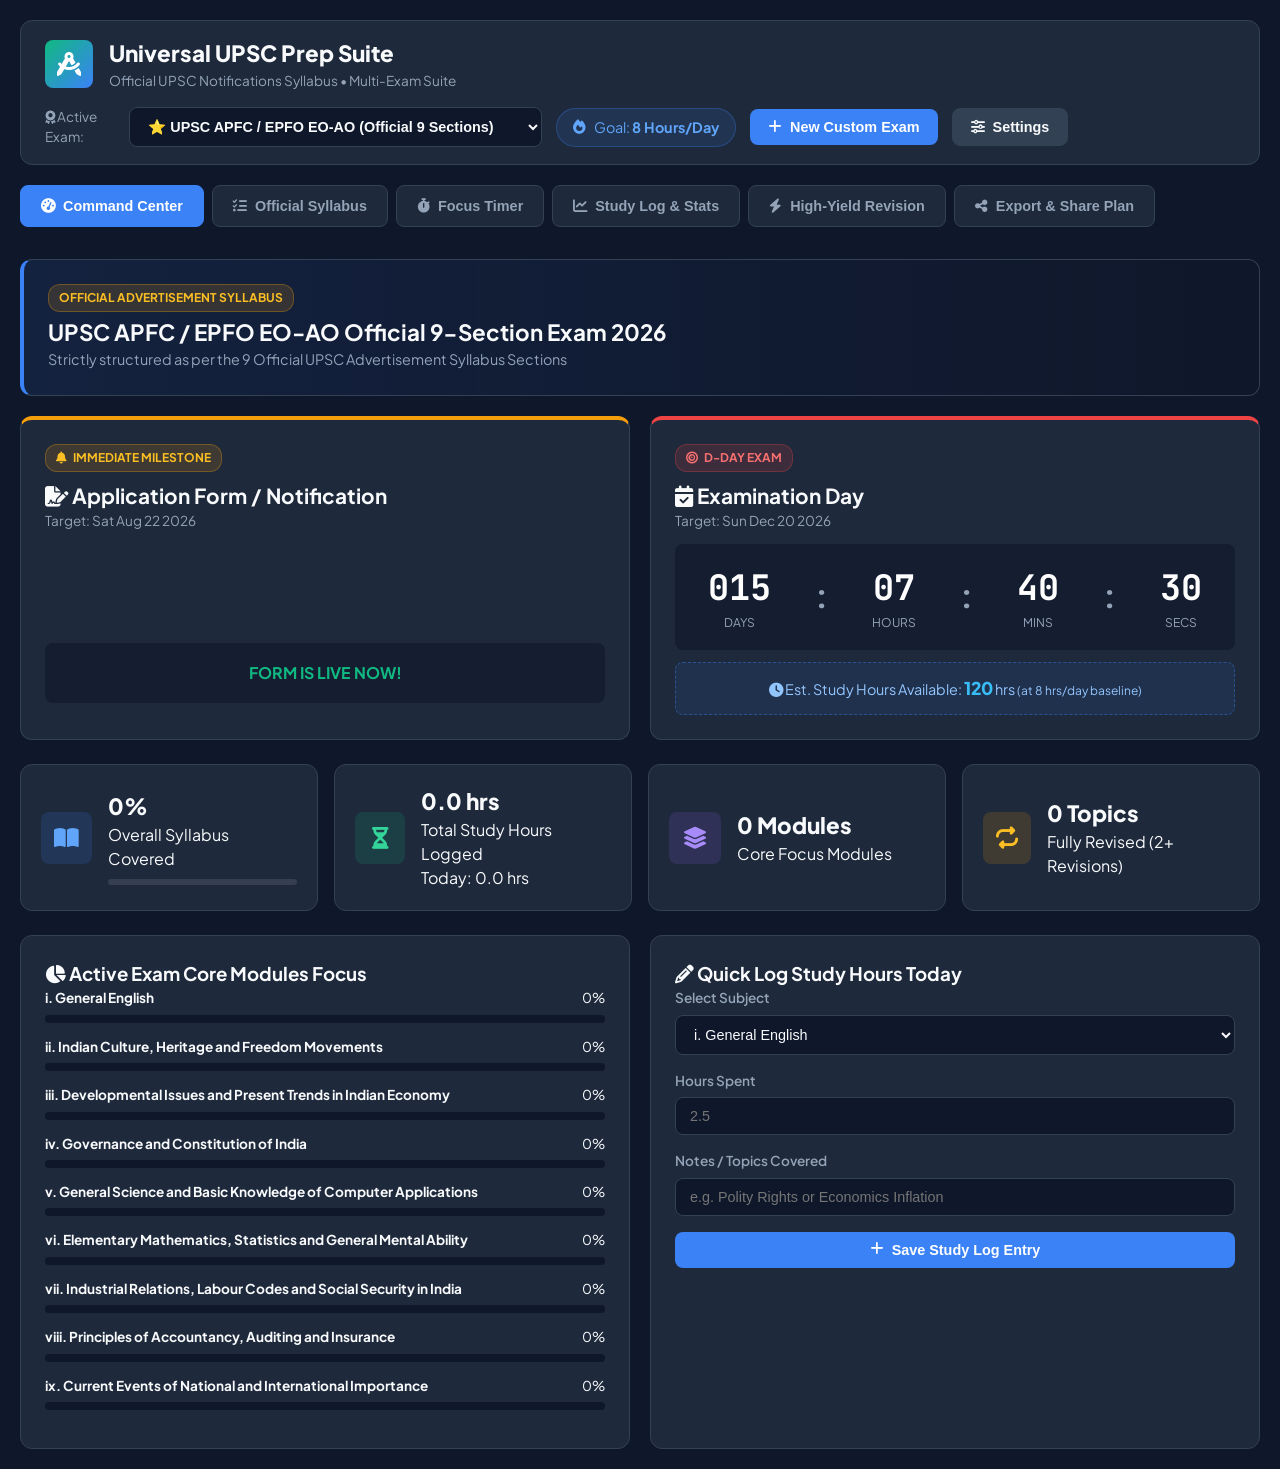
<file: upsc_all_exams_dashboard.html>
<!DOCTYPE html>
<html lang="en">
<head>
  <meta charset="UTF-8">
  <meta name="viewport" content="width=device-width, initial-scale=1.0">
  <title>Universal UPSC Exam Preparation Command Center</title>
  <meta name="theme-color" content="#3b82f6">
  <meta name="description" content="Official 9-Section UPSC APFC, EPFO EO/AO and Civil Services Exam Prep Suite">
  <link rel="manifest" href="manifest.json">
  <link rel="apple-touch-icon" href="https://cdn-icons-png.flaticon.com/512/2991/2991106.png">
  <link rel="stylesheet" href="https://cdnjs.cloudflare.com/ajax/libs/font-awesome/6.4.0/css/all.min.css">
  <link href="https://fonts.googleapis.com/css2?family=Plus+Jakarta+Sans:wght@300;400;500;600;700;800&family=JetBrains+Mono:wght@400;600&display=swap" rel="stylesheet">
  <style>
    :root {
      --bg-primary: #0f172a;
      --bg-card: #1e293b;
      --bg-card-hover: #334155;
      --text-main: #f8fafc;
      --text-muted: #94a3b8;
      --accent-primary: #3b82f6;
      --accent-primary-hover: #2563eb;
      --accent-success: #10b981;
      --accent-warning: #f59e0b;
      --accent-danger: #ef4444;
      --accent-purple: #8b5cf6;
      --border-color: #334155;
      --font-sans: 'Plus Jakarta Sans', -apple-system, BlinkMacSystemFont, sans-serif;
      --font-mono: 'JetBrains Mono', monospace;
      --radius-sm: 8px;
      --radius-md: 12px;
    }
    * { box-sizing: border-box; margin: 0; padding: 0; }
    body { background-color: var(--bg-primary); color: var(--text-main); font-family: var(--font-sans); line-height: 1.5; min-height: 100vh; }
    .app-container { max-width: 1380px; margin: 0 auto; padding: 20px; }

    .app-header { display: flex; justify-content: space-between; align-items: center; padding: 16px 24px; background: var(--bg-card); border: 1px solid var(--border-color); border-radius: var(--radius-md); margin-bottom: 20px; flex-wrap: wrap; gap: 16px; }
    .brand { display: flex; align-items: center; gap: 16px; }
    .brand-logo { width: 48px; height: 48px; background: linear-gradient(135deg, #10b981, #3b82f6); border-radius: var(--radius-sm); display: flex; align-items: center; justify-content: center; font-size: 24px; color: #fff; }
    .brand-text h1 { font-size: 1.4rem; font-weight: 800; }
    .brand-text p { font-size: 0.85rem; color: var(--text-muted); }
    .header-actions { display: flex; align-items: center; gap: 14px; flex-wrap: wrap; }

    .exam-selector-box { display: flex; align-items: center; gap: 8px; font-size: 0.85rem; color: var(--text-muted); }
    .exam-select-dropdown { width: auto; background: var(--bg-primary); color: #60a5fa; font-weight: 700; border: 1px solid var(--accent-primary); padding: 8px 12px; border-radius: var(--radius-sm); cursor: pointer; }
    .daily-hours-badge { background: rgba(59, 130, 246, 0.12); border: 1px solid rgba(59, 130, 246, 0.3); color: #60a5fa; padding: 8px 16px; border-radius: 20px; font-size: 0.9rem; display: flex; align-items: center; gap: 8px; cursor: pointer; }

    .nav-tabs { display: flex; gap: 8px; overflow-x: auto; padding-bottom: 8px; margin-bottom: 24px; }
    .nav-tab { background: var(--bg-card); border: 1px solid var(--border-color); color: var(--text-muted); padding: 12px 20px; border-radius: var(--radius-sm); font-weight: 600; font-size: 0.9rem; cursor: pointer; display: flex; align-items: center; gap: 8px; white-space: nowrap; }
    .nav-tab.active { background: var(--accent-primary); border-color: var(--accent-primary); color: #fff; }

    .tab-content { display: none; }
    .tab-content.active { display: block; }
    .card { background: var(--bg-card); border: 1px solid var(--border-color); border-radius: var(--radius-md); padding: 24px; }

    .active-exam-banner { margin-bottom: 20px; border-left: 4px solid var(--accent-primary); background: linear-gradient(90deg, rgba(59, 130, 246, 0.1), transparent); }
    .active-exam-banner h2 { font-size: 1.4rem; margin-top: 4px; }
    .active-exam-banner p { color: var(--text-muted); font-size: 0.9rem; }

    .countdown-grid { display: grid; grid-template-columns: repeat(auto-fit, minmax(380px, 1fr)); gap: 20px; margin-bottom: 24px; }
    .countdown-card { position: relative; overflow: hidden; display: flex; flex-direction: column; justify-content: space-between; }
    .form-release-card { border-top: 4px solid var(--accent-warning); }
    .exam-date-card { border-top: 4px solid var(--accent-danger); }
    .card-header h2 { font-size: 1.3rem; font-weight: 700; margin-top: 8px; }
    .target-date-subtitle { color: var(--text-muted); font-size: 0.85rem; }

    .badge { display: inline-flex; align-items: center; gap: 6px; font-size: 0.75rem; font-weight: 700; text-transform: uppercase; padding: 4px 10px; border-radius: 12px; }
    .badge-warning { background: rgba(245, 158, 11, 0.15); color: #fbbf24; border: 1px solid rgba(245, 158, 11, 0.3); }
    .badge-danger { background: rgba(239, 68, 68, 0.15); color: #f87171; border: 1px solid rgba(239, 68, 68, 0.3); }

    .timer-display { display: flex; align-items: center; justify-content: space-around; background: rgba(15, 23, 42, 0.6); padding: 18px 12px; border-radius: var(--radius-sm); margin: 12px 0; }
    .time-unit { display: flex; flex-direction: column; align-items: center; }
    .time-value { font-family: var(--font-mono); font-size: 2.2rem; font-weight: 700; color: #ffffff; }
    .time-label { font-size: 0.75rem; color: var(--text-muted); text-transform: uppercase; }
    .time-sep { font-family: var(--font-mono); font-size: 2rem; color: var(--text-muted); }
    .hours-remaining-banner { background: rgba(59, 130, 246, 0.1); border: 1px dashed rgba(59, 130, 246, 0.4); padding: 12px; border-radius: var(--radius-sm); text-align: center; font-size: 0.9rem; color: #93c5fd; }
    .highlight-val { font-weight: 800; font-size: 1.1rem; color: #38bdf8; }

    .metrics-grid { display: grid; grid-template-columns: repeat(auto-fit, minmax(240px, 1fr)); gap: 16px; margin-bottom: 24px; }
    .metric-card { background: var(--bg-card); border: 1px solid var(--border-color); border-radius: var(--radius-md); padding: 20px; display: flex; align-items: center; gap: 16px; }
    .metric-icon { width: 52px; height: 52px; border-radius: var(--radius-sm); display: flex; align-items: center; justify-content: center; font-size: 22px; }
    .metric-icon.blue { background: rgba(59, 130, 246, 0.15); color: #60a5fa; }
    .metric-icon.green { background: rgba(16, 185, 129, 0.15); color: #34d399; }
    .metric-icon.purple { background: rgba(139, 92, 246, 0.15); color: #a78bfa; }
    .metric-icon.orange { background: rgba(245, 158, 11, 0.15); color: #fbbf24; }
    .metric-data h4 { font-size: 1.4rem; font-weight: 800; }
    .mini-progress-bar { height: 6px; background: rgba(255, 255, 255, 0.1); border-radius: 3px; margin-top: 8px; overflow: hidden; }
    .mini-progress-bar div { height: 100%; background: var(--accent-primary); }

    .dashboard-widgets-grid { display: grid; grid-template-columns: repeat(auto-fit, minmax(380px, 1fr)); gap: 20px; }
    .subject-progress-item { margin-bottom: 14px; }
    .subject-progress-meta { display: flex; justify-content: space-between; font-size: 0.85rem; margin-bottom: 6px; }
    .subject-progress-bar { height: 8px; background: var(--bg-primary); border-radius: 4px; overflow: hidden; }
    .subject-progress-bar-fill { height: 100%; border-radius: 4px; }

    .form-group { margin-bottom: 16px; }
    .form-group label { display: block; font-size: 0.85rem; font-weight: 600; color: var(--text-muted); margin-bottom: 6px; }
    .form-control { width: 100%; padding: 10px 14px; background: var(--bg-primary); border: 1px solid var(--border-color); border-radius: var(--radius-sm); color: var(--text-main); font-size: 0.9rem; }

    .btn { padding: 10px 18px; border-radius: var(--radius-sm); font-weight: 600; font-size: 0.9rem; border: none; cursor: pointer; display: inline-flex; align-items: center; justify-content: center; gap: 8px; }
    .btn-primary { background: var(--accent-primary); color: #fff; }
    .btn-secondary { background: var(--bg-card-hover); color: var(--text-main); border: 1px solid var(--border-color); }
    .btn-success { background: var(--accent-success); color: #fff; }
    .btn-warning { background: var(--accent-warning); color: #fff; }
    .btn-block { width: 100%; }
    .btn-lg { padding: 14px 28px; font-size: 1rem; }

    .syllabus-modules-container { display: flex; flex-direction: column; gap: 20px; }
    .module-card { background: var(--bg-card); border: 1px solid var(--border-color); border-radius: var(--radius-md); overflow: hidden; }
    .module-card-header { padding: 18px 24px; background: rgba(255, 255, 255, 0.02); border-bottom: 1px solid var(--border-color); display: flex; justify-content: space-between; align-items: center; }
    .topic-list { padding: 12px 24px; }
    .topic-item { display: flex; justify-content: space-between; align-items: center; padding: 12px 0; border-bottom: 1px solid rgba(255, 255, 255, 0.05); }
    .topic-stages { display: flex; gap: 12px; }
    .stage-check { display: flex; align-items: center; gap: 4px; font-size: 0.75rem; color: var(--text-muted); cursor: pointer; }
    .stage-check input[type="checkbox"] { accent-color: var(--accent-primary); width: 16px; height: 16px; }

    .pomodoro-layout { display: grid; grid-template-columns: 1fr 340px; gap: 20px; }
    .pomodoro-card { text-align: center; display: flex; flex-direction: column; align-items: center; justify-content: center; padding: 40px; }
    .pomodoro-modes { display: flex; gap: 10px; margin-bottom: 30px; }
    .pomo-mode-btn { padding: 8px 16px; background: var(--bg-primary); border: 1px solid var(--border-color); color: var(--text-muted); border-radius: 20px; font-size: 0.85rem; font-weight: 600; cursor: pointer; }
    .pomo-mode-btn.active { background: var(--accent-primary); color: #fff; }
    .pomodoro-timer-ring { width: 240px; height: 240px; border-radius: 50%; border: 8px solid var(--accent-primary); display: flex; flex-direction: column; align-items: center; justify-content: center; margin-bottom: 30px; transition: border-color 0.3s ease; }
    .timer-clock-text { font-family: var(--font-mono); font-size: 3.8rem; font-weight: 700; line-height: 1; }
    .pomodoro-controls { display: flex; gap: 16px; margin-bottom: 24px; }
    .bg-timer-status { font-size: 0.8rem; color: #34d399; margin-top: 6px; display: flex; align-items: center; gap: 6px; }

    .log-grid, .share-actions-grid { display: grid; grid-template-columns: 1fr 1fr; gap: 20px; }
    .log-table { width: 100%; border-collapse: collapse; margin-top: 16px; font-size: 0.85rem; }
    .log-table th, .log-table td { padding: 10px 12px; text-align: left; border-bottom: 1px solid var(--border-color); }
    .flashcard-grid { display: grid; grid-template-columns: repeat(auto-fit, minmax(320px, 1fr)); gap: 20px; }
    .flashcard { position: relative; border-top: 4px solid var(--accent-primary); }
    .flashcard-tag { display: inline-block; padding: 2px 8px; border-radius: 4px; font-size: 0.7rem; font-weight: 700; text-transform: uppercase; margin-bottom: 10px; background: rgba(59, 130, 246, 0.2); color: #60a5fa; }
    .share-box { background: var(--bg-primary); padding: 20px; border-radius: var(--radius-sm); border: 1px solid var(--border-color); text-align: center; }

    .modal { display: none; position: fixed; top: 0; left: 0; width: 100%; height: 100%; background: rgba(0, 0, 0, 0.7); z-index: 1000; align-items: center; justify-content: center; }
    .modal.active { display: flex; }
    .modal-content { width: 90%; max-width: 500px; }
    .modal-header { display: flex; justify-content: space-between; align-items: center; margin-bottom: 16px; }
    .close-btn { background: none; border: none; color: var(--text-muted); font-size: 1.5rem; cursor: pointer; }

    .hour-pills { display: flex; gap: 8px; margin-top: 8px; }
    .hour-pill { padding: 6px 12px; background: var(--bg-primary); border: 1px solid var(--border-color); color: var(--text-main); border-radius: 16px; font-size: 0.85rem; cursor: pointer; }
    .hour-pill.active { background: var(--accent-primary); border-color: var(--accent-primary); font-weight: 700; }

    @media (max-width: 768px) {
      .countdown-grid, .dashboard-widgets-grid, .log-grid, .pomodoro-layout, .share-actions-grid { grid-template-columns: 1fr; }
      .app-header { flex-direction: column; align-items: flex-start; gap: 12px; }
    }
  </style>
</head>
<body class="dark-theme">
  <div class="app-container">

    <header class="app-header">
      <div class="brand">
        <div class="brand-logo"><i class="fa-solid fa-compass-drafting"></i></div>
        <div class="brand-text">
          <h1>Universal UPSC Prep Suite</h1>
          <p>Official UPSC Notifications Syllabus • Multi-Exam Suite</p>
        </div>
      </div>

      <div class="header-actions">
        <div class="exam-selector-box">
          <label for="activeExamSelect"><i class="fa-solid fa-award"></i> Active Exam:</label>
          <select id="activeExamSelect" class="form-control exam-select-dropdown">
            <option value="apfc_official" selected>⭐ UPSC APFC / EPFO EO-AO (Official 9 Sections)</option>
            <option value="cse2027">UPSC CSE / IAS 2027 (Official Syllabus)</option>
            <option value="capf2027">UPSC CAPF AC 2027 (Official Syllabus)</option>
            <option value="cds2027">UPSC CDS 2027 (Official Syllabus)</option>
            <option value="custom">✏️ Custom Exam / Custom Target</option>
          </select>
        </div>

        <div class="daily-hours-badge" id="dailyHoursBadgeBtn" title="Click to change study goal!">
          <i class="fa-solid fa-fire"></i><span>Goal: <strong id="currentDailyTargetDisplay">8 Hours/Day</strong></span>
        </div>
        <button id="customExamModalBtn" class="btn btn-primary"><i class="fa-solid fa-plus"></i> New Custom Exam</button>
        <button id="settingsBtn" class="btn btn-secondary"><i class="fa-solid fa-sliders"></i> Settings</button>
      </div>
    </header>

    <nav class="nav-tabs">
      <button class="nav-tab active" data-tab="dashboardTab"><i class="fa-solid fa-gauge-high"></i> Command Center</button>
      <button class="nav-tab" data-tab="syllabusTab"><i class="fa-solid fa-list-check"></i> Official Syllabus</button>
      <button class="nav-tab" data-tab="pomodoroTab"><i class="fa-solid fa-stopwatch"></i> Focus Timer</button>
      <button class="nav-tab" data-tab="studyLogTab"><i class="fa-solid fa-chart-line"></i> Study Log & Stats</button>
      <button class="nav-tab" data-tab="revisionTab"><i class="fa-solid fa-bolt"></i> High-Yield Revision</button>
      <button class="nav-tab" data-tab="shareTab"><i class="fa-solid fa-share-nodes"></i> Export & Share Plan</button>
    </nav>

    <main class="content-area">
      <section id="dashboardTab" class="tab-content active">
        <div class="active-exam-banner card">
          <div>
            <span class="badge badge-warning" id="activeExamCategoryBadge">OFFICIAL ADVERTISEMENT SYLLABUS</span>
            <h2 id="activeExamTitle">UPSC APFC / EPFO EO-AO Official 9-Section Examination 2026</h2>
            <p id="activeExamSubtitle">Strictly structured as per the 9 Official UPSC Advertisement Syllabus Heads</p>
          </div>
        </div>

        <div class="countdown-grid">
          <div class="card countdown-card form-release-card">
            <div class="card-header">
              <span class="badge badge-warning"><i class="fa-solid fa-bell"></i> Immediate Milestone</span>
              <h2><i class="fa-solid fa-file-signature"></i> Application Form / Notification</h2>
              <p class="target-date-subtitle" id="formTargetDateText">Target: Saturday, 22 August 2026</p>
            </div>
            <div class="timer-display" id="formCountdown">
              <div class="time-unit"><span class="time-value" id="formDays">00</span><span class="time-label">Days</span></div><span class="time-sep">:</span>
              <div class="time-unit"><span class="time-value" id="formHours">00</span><span class="time-label">Hours</span></div><span class="time-sep">:</span>
              <div class="time-unit"><span class="time-value" id="formMinutes">00</span><span class="time-label">Mins</span></div><span class="time-sep">:</span>
              <div class="time-unit"><span class="time-value" id="formSeconds">00</span><span class="time-label">Secs</span></div>
            </div>
          </div>

          <div class="card countdown-card exam-date-card">
            <div class="card-header">
              <span class="badge badge-danger"><i class="fa-solid fa-bullseye"></i> D-DAY EXAM</span>
              <h2><i class="fa-solid fa-calendar-check"></i> Examination Day</h2>
              <p class="target-date-subtitle" id="examTargetDateText">Target: Sunday, 20 December 2026</p>
            </div>
            <div class="timer-display" id="examCountdown">
              <div class="time-unit"><span class="time-value" id="examDays">000</span><span class="time-label">Days</span></div><span class="time-sep">:</span>
              <div class="time-unit"><span class="time-value" id="examHours">00</span><span class="time-label">Hours</span></div><span class="time-sep">:</span>
              <div class="time-unit"><span class="time-value" id="examMinutes">00</span><span class="time-label">Mins</span></div><span class="time-sep">:</span>
              <div class="time-unit"><span class="time-value" id="examSeconds">00</span><span class="time-label">Secs</span></div>
            </div>
            <div class="hours-remaining-banner">
              <i class="fa-solid fa-clock"></i> Est. Study Hours Available: <span id="estStudyHoursLeft" class="highlight-val">0</span> hrs
              <small>(at <span id="targetHoursRateDisplay">8</span> hrs/day baseline)</small>
            </div>
          </div>
        </div>

        <div class="metrics-grid">
          <div class="metric-card"><div class="metric-icon blue"><i class="fa-solid fa-book-open"></i></div><div class="metric-data"><h4 id="syllabusPercentDisplay">0%</h4><p>Overall Syllabus Covered</p><div class="mini-progress-bar"><div id="syllabusProgressFill" style="width:0%"></div></div></div></div>
          <div class="metric-card"><div class="metric-icon green"><i class="fa-solid fa-hourglass-half"></i></div><div class="metric-data"><h4 id="totalHoursStudiedDisplay">0.0 hrs</h4><p>Total Study Hours Logged</p><span class="metric-subtext" id="todayHoursSubtext">Today: 0.0 hrs</span></div></div>
          <div class="metric-card"><div class="metric-icon purple"><i class="fa-solid fa-layer-group"></i></div><div class="metric-data"><h4 id="highWeightageProgressDisplay">0 Modules</h4><p>Core Focus Modules</p></div></div>
          <div class="metric-card"><div class="metric-icon orange"><i class="fa-solid fa-repeat"></i></div><div class="metric-data"><h4 id="revisionCompletedDisplay">0 Topics</h4><p>Fully Revised (2+ Revisions)</p></div></div>
        </div>

        <div class="dashboard-widgets-grid">
          <div class="card widget-card">
            <h3><i class="fa-solid fa-chart-pie"></i> Active Exam Core Modules Focus</h3>
            <div class="subject-progress-list" id="subjectDashboardList"></div>
          </div>
          <div class="card widget-card">
            <h3><i class="fa-solid fa-pencil"></i> Quick Log Study Hours Today</h3>
            <form id="quickLogForm">
              <div class="form-group"><label>Select Subject</label><select id="logSubjectSelect" class="form-control" required></select></div>
              <div class="form-group"><label>Hours Spent</label><input type="number" id="logHoursInput" class="form-control" min="0.5" max="16" step="0.5" placeholder="2.5" required></div>
              <div class="form-group"><label>Notes / Topics Covered</label><input type="text" id="logTopicNote" class="form-control" placeholder="e.g. Polity Rights or Economics Inflation"></div>
              <button type="submit" class="btn btn-primary btn-block"><i class="fa-solid fa-plus"></i> Save Study Log Entry</button>
            </form>
          </div>
        </div>
      </section>

      <section id="syllabusTab" class="tab-content"><div id="syllabusContainer" class="syllabus-modules-container"></div></section>
      <section id="pomodoroTab" class="tab-content">
        <div class="pomodoro-layout">
          <div class="card pomodoro-card">
            <div class="pomodoro-modes">
              <button class="pomo-mode-btn active" data-mode="work">Deep Focus (50 min)</button>
              <button class="pomo-mode-btn" data-mode="shortBreak">Short Break (10 min)</button>
              <button class="pomo-mode-btn" data-mode="longBreak">Long Break (20 min)</button>
            </div>
            <div class="pomodoro-timer-ring" id="timerRing">
              <div class="timer-clock-text"><span id="pomoMinutes">50</span>:<span id="pomoSeconds">00</span></div>
              <span id="pomoStatusText">Ready to Focus</span>
              <div class="bg-timer-status"><i class="fa-solid fa-shield-halved"></i> Background Precision Active</div>
            </div>
            <div class="pomodoro-controls">
              <button id="pomoStartBtn" class="btn btn-lg btn-success"><i class="fa-solid fa-play"></i> Start Session</button>
              <button id="pomoPauseBtn" class="btn btn-lg btn-warning" style="display:none;"><i class="fa-solid fa-pause"></i> Pause</button>
              <button id="pomoResetBtn" class="btn btn-lg btn-secondary"><i class="fa-solid fa-rotate-left"></i> Reset</button>
            </div>
          </div>
          <div class="card pomo-tips-card">
            <h3><i class="fa-solid fa-lightbulb"></i> Recommended UPSC Study Routine</h3>
            <ul class="tips-list">
              <li><strong>Background Running Enabled:</strong> Minimizing or switching tabs won't pause the timer! High-precision real time timestamp sync keeps it perfectly accurate.</li>
              <li><strong>6 Hours Baseline:</strong> 3 Sessions of 90-100 mins.</li>
              <li><strong>8 Hours Escalation:</strong> 4 Sessions of 2 Hours.</li>
              <li><strong>10 Hours Peak Target:</strong> Maximum focus on solving Mock Papers.</li>
            </ul>
          </div>
        </div>
      </section>
      <section id="studyLogTab" class="tab-content">
        <div class="log-grid">
          <div class="card"><h3>Subject Hours Breakdown</h3><div id="subjectHoursChartContainer" class="subject-chart-container"></div></div>
          <div class="card"><h3>Recent Study Log Entries</h3><table class="log-table"><thead><tr><th>Date</th><th>Subject</th><th>Hours</th><th>Topic</th><th>Action</th></tr></thead><tbody id="logHistoryTableBody"></tbody></table></div>
        </div>
      </section>
      <section id="revisionTab" class="tab-content"><div class="flashcard-grid" id="flashcardsContainer"></div></section>
      <section id="shareTab" class="tab-content">
        <div class="share-container card">
          <h2><i class="fa-solid fa-share-nodes"></i> Export & Share Your Custom Plan</h2>
          <div class="share-actions-grid">
            <div class="share-box"><h3>Export Study Plan (JSON)</h3><button id="exportPlanBtn" class="btn btn-primary btn-block"><i class="fa-solid fa-file-arrow-down"></i> Export Study Backup</button></div>
            <div class="share-box"><h3>Import Study Plan (JSON)</h3><input type="file" id="importFileInput" accept=".json" style="display:none;"><button id="importPlanBtn" class="btn btn-secondary btn-block"><i class="fa-solid fa-file-arrow-up"></i> Import Backup File</button></div>
          </div>
        </div>
      </section>
    </main>
  </div>

  <div id="settingsModal" class="modal">
    <div class="modal-content card">
      <div class="modal-header"><h3>Settings & Daily Goal</h3><button id="closeSettingsBtn" class="close-btn">&times;</button></div>
      <div class="modal-body">
        <div class="form-group">
          <label>Target Daily Study Hours Goal:</label>
          <select id="targetHoursSelect" class="form-control">
            <option value="4">4 Hours / Day</option>
            <option value="6">6 Hours / Day</option>
            <option value="8" selected>8 Hours / Day</option>
            <option value="10">10 Hours / Day</option>
            <option value="12">12 Hours / Day</option>
          </select>
          <div class="hour-pills">
            <span class="hour-pill" data-hrs="4">4h</span>
            <span class="hour-pill" data-hrs="6">6h</span>
            <span class="hour-pill active" data-hrs="8">8h</span>
            <span class="hour-pill" data-hrs="10">10h</span>
            <span class="hour-pill" data-hrs="12">12h</span>
          </div>
        </div>
      </div>
      <div class="modal-footer"><button id="saveSettingsBtn" class="btn btn-primary">Save Changes</button></div>
    </div>
  </div>

  <div id="customExamModal" class="modal">
    <div class="modal-content card">
      <div class="modal-header"><h3>Create Custom Exam Plan</h3><button id="closeCustomExamBtn" class="close-btn">&times;</button></div>
      <div class="modal-body">
        <div class="form-group"><label>Exam Name:</label><input type="text" id="customExamNameInput" class="form-control" placeholder="e.g. State PSC 2026" required></div>
        <div class="form-group"><label>Exam Date:</label><input type="date" id="customExamDateInput" class="form-control" required></div>
        <div class="form-group"><label>Form Release Date:</label><input type="date" id="customFormDateInput" class="form-control" required></div>
        <div class="form-group"><label>Subjects (Comma Separated):</label><input type="text" id="customSubjectsInput" class="form-control" placeholder="Polity, History, Economy, Reasoning" required></div>
      </div>
      <div class="modal-footer"><button id="saveCustomExamBtn" class="btn btn-primary">Create Custom Exam Profile</button></div>
    </div>
  </div>

  <script>
    const EXAM_PACKS = {
      apfc_official: {
        id: 'apfc_official', title: 'UPSC APFC / EPFO EO-AO Official 9-Section Exam 2026', subtitle: 'Strictly structured as per the 9 Official UPSC Advertisement Syllabus Sections', category: 'OFFICIAL ADVERTISEMENT SYLLABUS', formDate: '2026-08-22T00:00:00', examDate: '2026-12-20T09:30:00', defaultTargetHours: 8,
        syllabus: [
          { id: 'sec_1_eng', title: 'i. General English', isCore: false, topics: [ { id: 'eng_1', name: 'Workmanlike Use of Words & Vocabulary (Synonyms, Antonyms, One-word Substitution)' }, { id: 'eng_2', name: 'Grammar Rules, Error Spotting & Sentence Improvement' }, { id: 'eng_3', name: 'Idioms, Phrases, Ordering of Words & Cloze Composition' }, { id: 'eng_4', name: 'Reading Comprehension Passages & Contextual Workmanlike English' } ] },
          { id: 'sec_2_hist_cult', title: 'ii. Indian Culture, Heritage and Freedom Movements', isCore: false, topics: [ { id: 'hist_1', name: 'Freedom Struggle: 1857 Revolt, Regional Rebellions & Freedom Chronology' }, { id: 'hist_2', name: 'INC Phases, Gandhian Era (1857-1947), INA & Prominent Freedom Leaders' }, { id: 'hist_3', name: 'Labour Movement & Press History (N M Lokhande, Deenbandhu, AITUC-INTUC Chronology)' }, { id: 'hist_4', name: 'Indian Culture & Heritage: Rock Art, Ajanta Jatakas, Black Pagoda & Temple Architecture' }, { id: 'hist_5', name: 'Performing Arts, Classical Dances, Natyashastra & Regional Tribal Festivals' }, { id: 'hist_6', name: 'Ancient & Medieval Dynasties (Vijayanagara, Palas, Chalukyas) & Post-Independence 1946 Assembly' } ] },
          { id: 'sec_3_econ_dev', title: 'iii. Developmental Issues and Present Trends in Indian Economy', isCore: false, topics: [ { id: 'econ_1', name: 'Inflation Concepts (Headline vs Core Inflation, Social Cost, HDI Components)' }, { id: 'econ_2', name: 'Fiscal Policy, Taxation, Disinvestment vs PPP & Money Bill Provisions' }, { id: 'econ_3', name: 'Monetary Policy, Banking System, RTGS/NEFT & DFIs (IFCI/ICICI/IDBI vs NaBFID)' }, { id: 'econ_4', name: 'Micro-economics Theory (Monopolistic Competition vs Perfect Competition)' }, { id: 'econ_5', name: 'High-Priority Govt Welfare Schemes (MUDRA, POSHAN, NISHTHA, BioE3, StandUp India, SMILE)' }, { id: 'econ_6', name: 'Constitutional vs Non-Constitutional Bodies (Finance Commission, Election Commission, NCW, IMF Quota)' }, { id: 'econ_7', name: 'Colonial Economic History (Laissez-faire, Agency Houses, Plantation Ownership)' } ] },
          { id: 'sec_4_polity_gov', title: 'iv. Governance and Constitution of India', isCore: false, topics: [ { id: 'pol_1', name: 'Fundamental Rights (Right to Privacy Art 21, Exploitation & Forced Labour Ban)' }, { id: 'pol_2', name: 'Labour-Linked DPSP Articles (Art 38, Art 39 Equal Pay, Art 41 Right to Work, Art 42 Maternity, Art 43 Living Wage, Art 43A)' }, { id: 'pol_3', name: 'Constitutional Amendments (61st Voting Age, 42nd DPSP Primacy, 73rd Panchayati Raj, 106th Women)' }, { id: 'pol_4', name: 'President/VP, Parliament (Art 107 Ordinary Bills, Art 312 All India Services) & Judiciary' }, { id: 'pol_5', name: 'Centre-State Relations (7th Schedule Lists, 4th Schedule Seat Allocation, River Disputes)' }, { id: 'pol_6', name: 'APFC Administrative & Quasi-Judicial Role (Section 7A Dues Inquiry & Civil Court Powers)' }, { id: 'pol_7', name: 'Local Self-Governance (Art 243ZD District Planning), RTI Act & NAM Principles' } ] },
          { id: 'sec_5_sci_comp', title: 'v. General Science and Basic Knowledge of Computer Applications', isCore: false, topics: [ { id: 'sci_1', name: 'Physics: Optics & Lens Behaviour, Inelastic Collisions, AWACS & Microwave Jamming' }, { id: 'sci_2', name: 'Chemistry: Photochemical Smog, Fatty Acids/Phenol, Bleaching Powder & Soaps' }, { id: 'sci_3', name: 'Biology & Agriculture: Eyeball Layers, Prop Roots, Chikungunya Virus, Euglena & Grain Protection' }, { id: 'comp_1', name: 'Computer Hardware, Storage & Memory Registers (RAM, SSD vs HDD, MAR Register)' }, { id: 'comp_2', name: 'Programming Languages (FORTRAN/JAVA/Pascal vs C) & Real-Time Operating Systems' }, { id: 'comp_3', name: 'Networking (OSI Session Layer, IP Address 0-255, Mesh Formula n(n-1)/2) & HTML Comments/Mailto' }, { id: 'comp_4', name: 'File Formats (MIDI/WAV/MP3) & Modern AI (ChatGPT LLM, GPU Training, SSL Security)' } ] },
          { id: 'sec_6_math_stat', title: 'vi. Elementary Mathematics, Statistics and General Mental Ability', isCore: false, topics: [ { id: 'math_1', name: 'Number System, Divisibility Rules, LCM/HCF & Logarithms' }, { id: 'math_2', name: 'Ratio-Proportion, Mixtures, Ages & Percentage Formulas' }, { id: 'math_3', name: 'Profit-Loss, Successive Discount, Time-Speed-Distance & Time-Work Proportional Scaling' }, { id: 'math_4', name: 'Algebra (Quadratic Roots, AP/GP Series) & Geometry/Mensuration Circle Theorems' }, { id: 'stat_1', name: 'Statistics: Central Tendency (Mean/Median/Mode) & Measures of Dispersion (Std Dev/Variance)' }, { id: 'stat_2', name: 'Probability (Dice-sum, Event probability with constraints) & Data Interpretation Tables' }, { id: 'reason_1', name: 'General Mental Ability: Coding-Decoding, Blood Relations, Seating Arrangement & Syllogism Venn Diagrams' } ] },
          { id: 'sec_7_ir_ll_ss', title: 'vii. Industrial Relations, Labour Codes and Social Security in India', isCore: true, topics: [ { id: 'ir_1', name: 'Industrial Disputes Act 1947 & Sec 2(j)/11A (Strike Sec 2q, Lay-off 50%, Chapter VB 100+ threshold, Grievance Committee)' }, { id: 'ir_2', name: 'Trade Unions Act 1926 (Min 7 workers, 3-yr tenure, Federation Chronology: AITUC➔INTUC➔HMS➔BMS➔CITU)' }, { id: 'ir_3', name: 'Factories Act 1948 (Adolescent 14-18 yrs, Welfare Officer 500+ workers, Sec 7A Occupier, 3rd Schedule Diseases)' }, { id: 'ir_4', name: 'The 4 New Labour Codes 2020 (Wages 2019, IR Code 2020 300-worker threshold, Social Security 2020 Gig workers, OSHWC Code 2020)' }, { id: 'ss_1', name: 'EPF & MP Act 1952 (EPF 12%+12%, EPS Pension 8.33% max ₹1250 limit, EDLI Insurance)' }, { id: 'ss_2', name: 'Payment of Gratuity Act 1972 (15/26 x Wage x Years, 5 yrs service, ₹20 Lakh max cap)' }, { id: 'ss_3', name: 'ESI Act 1948 & Maternity Benefit Act 1961/2017 (ESI 0.75%/3.25%, Maternity 26 wks leave, nursing breaks)' }, { id: 'ss_4', name: 'Other Statutory Acts (Contract Labour 1970 50+ workers, Compensation Act 1923, Child Labour 1986, BOCW Act 1996, Unorganised Workers 2008)' }, { id: 'ir_theory', name: 'IR Theory & Concepts (Wild-Cat strike, Yellow Dog contract, Audi Alteram Partem, Sidney & Beatrice Webb, NM Lokhande)' } ] },
          { id: 'sec_8_acc_audit_ins', title: 'viii. Principles of Accountancy, Auditing and Insurance', isCore: true, topics: [ { id: 'acc_1', name: 'Accounting Fundamentals & AS-1 (Going Concern, Consistency, Accrual, Money Measurement, Matching)' }, { id: 'acc_2', name: 'Journal Entry Recognition Trick (Outstanding=Liability/Credit, Prepaid=Asset/Debit, Accrued=Asset/Debit, Advance=Liability/Credit)' }, { id: 'acc_3', name: 'Inventory Valuation FIFO vs LIFO (First-In-First-Out vs Last-In-First-Out worked logic)' }, { id: 'acc_4', name: 'Account Classification & Golden Rules (Personal, Real, Nominal accounts)' }, { id: 'acc_5', name: 'Trial Balance & Error Rectification (Compensating, Principle, Omission, Suspense Account)' }, { id: 'acc_6', name: 'Depreciation Methods & Formula Bank (SLM vs WDV, Bad Debts formula, Gross Profit on Cost vs Sales, Operating Profit)' }, { id: 'acc_7', name: 'Financial Ratios & Management (Current Ratio, Quick Ratio, Debt-Equity, ROI, EOQ formula √(2DS/H), Break-Even Point)' }, { id: 'audit_1', name: 'Auditing Principles & Scope (Audit Strategy ➔ Audit Plan ➔ Audit Program, Vouching vs Verification, Audit File vs Documentation)' }, { id: 'ins_1', name: 'Insurance Principles & SEBI (Indemnity contract, Average Clause claim formula, SEBI subrogation principle)' }, { id: 'acc_spec', name: 'Specialized Accounting (Consignment abnormal loss, Joint Venture, Branch accounting Debtors system, Companies Act Schedule III)' } ] },
          { id: 'sec_9_current_events', title: 'ix. Current Events of National and International Importance', isCore: false, topics: [ { id: 'curr_1', name: 'High-Priority Central Government Welfare Schemes (MUDRA, POSHAN, NISHTHA, StandUp India, SMILE, BioE3)' }, { id: 'curr_2', name: 'International Financial Bodies & Trade (IMF Quota %, World Bank, WTO, Balance of Payments)' }, { id: 'curr_3', name: 'Current Defence & Science Developments (AWACS, Drone Jamming, GPS Trilateration, AI & SSL updates)' }, { id: 'curr_4', name: 'Current Economic Trends, Union Budget 2026 & PIB Highlights' } ] }
        ],
        flashcards: [
          { tag: 'Accounts PYQ', title: 'Accounts Journal & Inventory Tricks', items: ['Outstanding = Liability (Credit) | Prepaid = Asset (Debit)', 'Accrued = Asset (Debit) | Advance = Liability (Credit)', 'FIFO = Oldest lot first | LIFO = Newest lot first'] },
          { tag: 'Labour Law PYQ', title: 'Labour Laws Key Provisions', items: ['ID Act 1947: Layoff 50% | Ch VB 100+ workers', 'Trade Unions 1926: Min 7 workers | Min age 15 yrs', 'Gratuity Act 1972: 15 days/yr | 5 yrs service | ₹20L max'] }
        ]
      },

      cse2027: {
        id: 'cse2027', title: 'UPSC CSE / IAS 2027 (Official Prelims & Mains Syllabus)', subtitle: 'Civil Services Examination - IAS, IPS, IFS', category: 'UPSC CIVIL SERVICES', formDate: '2027-02-10T00:00:00', examDate: '2027-05-23T09:30:00', defaultTargetHours: 10,
        syllabus: [
          { id: 'cse_pre_gs1', title: 'Prelims Paper 1: General Studies (GS 1)', isCore: true, topics: [
            { id: 'cs_pre_1', name: 'Current Events of National & International Importance' },
            { id: 'cs_pre_2', name: 'History of India & Indian National Movement (Ancient, Medieval, Modern 1857-1947)' },
            { id: 'cs_pre_3', name: 'Indian & World Geography (Physical, Social, Economic Geography of India & the World)' },
            { id: 'cs_pre_4', name: 'Indian Polity & Governance (Constitution, Political System, Panchayati Raj, Rights Issues)' },
            { id: 'cs_pre_5', name: 'Economic & Social Development (Sustainable Dev, Poverty, Inclusion, Demographics)' },
            { id: 'cs_pre_6', name: 'Environmental Ecology, Bio-diversity & Climate Change (General Issues)' },
            { id: 'cs_pre_7', name: 'General Science (Physics, Chemistry, Life Sciences & Technology)' }
          ] },
          { id: 'cse_pre_csat', title: 'Prelims Paper 2: CSAT (Qualifying 33%)', isCore: false, topics: [
            { id: 'cs_csat_1', name: 'Reading Comprehension & Interpersonal Communication Skills' },
            { id: 'cs_csat_2', name: 'Logical Reasoning, Analytical Ability, Decision Making & Problem Solving' },
            { id: 'cs_csat_3', name: 'General Mental Ability & Basic Numeracy (Numbers, Orders of Magnitude - Class X level)' },
            { id: 'cs_csat_4', name: 'Data Interpretation (Charts, Graphs, Tables, Data Sufficiency - Class X level)' }
          ] },
          { id: 'cse_mains_gs1', title: 'Mains GS 1: Culture, History, Society & Geography', isCore: true, topics: [
            { id: 'cs_m1_1', name: 'Indian Culture & Art Forms, Literature & Architecture (Ancient to Modern)' },
            { id: 'cs_m1_2', name: 'Modern Indian History (Mid-18th Century to Present, Freedom Struggle & Stages)' },
            { id: 'cs_m1_3', name: 'Post-Independence Consolidation & Reorganization within India' },
            { id: 'cs_m1_4', name: 'World History (Industrial Revolution, World Wars, Colonization & Decolonization)' },
            { id: 'cs_m1_5', name: 'Salient Features of Indian Society, Diversity, Role of Women & Social Empowerment' },
            { id: 'cs_m1_6', name: 'Salient Features of World Physical Geography & Distribution of Key Natural Resources' }
          ] },
          { id: 'cse_mains_gs2', title: 'Mains GS 2: Governance, Constitution, Polity & IR', isCore: true, topics: [
            { id: 'cs_m2_1', name: 'Indian Constitution (Historical Underpinnings, Evolution, Features, Amendments, Basic Structure)' },
            { id: 'cs_m2_2', name: 'Functions & Responsibilities of Union & States, Federal Structure, Separation of Powers' },
            { id: 'cs_m2_3', name: 'Parliament & State Legislatures, Structure & Functioning of Executive & Judiciary' },
            { id: 'cs_m2_4', name: 'Governance, Statutory & Regulatory Bodies, E-Governance Applications' },
            { id: 'cs_m2_5', name: 'India & International Relations, Bilateral, Regional & Global Groupings' }
          ] },
          { id: 'cse_mains_gs3', title: 'Mains GS 3: Economy, Agri, Sci-Tech, Environment & Security', isCore: true, topics: [
            { id: 'cs_m3_1', name: 'Indian Economy (Planning, Mobilization of Resources, Growth, Development & Employment)' },
            { id: 'cs_m3_2', name: 'Inclusive Growth, Budgeting, Major Crops & Cropping Patterns, Direct & Indirect Farm Subsidies' },
            { id: 'cs_m3_3', name: 'Science & Technology (Developments, Applications, Indigenization, IT, Space, Biotech, IP Rights)' },
            { id: 'cs_m3_4', name: 'Environment Conservation, Environmental Impact Assessment & Disaster Management' },
            { id: 'cs_m3_5', name: 'Internal Security Challenges, Extremism, Cyber Security & Border Management' }
          ] },
          { id: 'cse_mains_gs4', title: 'Mains GS 4: Ethics, Integrity & Aptitude', isCore: true, topics: [
            { id: 'cs_m4_1', name: 'Ethics & Human Interface (Essence, Determinants, Consequences, Moral Thinkers)' },
            { id: 'cs_m4_2', name: 'Attitude (Content, Structure, Function, Moral & Political Attitudes, Persuasion)' },
            { id: 'cs_m4_3', name: 'Emotional Intelligence Concepts & Application in Administrative Governance' },
            { id: 'cs_m4_4', name: 'Probity in Governance, Public Service Values & Case Studies on Ethical Issues' }
          ] }
        ],
        flashcards: [
          { tag: 'CSE Strategy', title: 'UPSC CSE IAS Preparation Blueprint', items: ['Prelims Cut-off focus on GS 1 + 33% CSAT threshold', 'Answer Writing practice for Mains GS 1, 2, 3, 4', 'Daily Newspaper (The Hindu/IE) + PIB tracking'] }
        ]
      },

      capf2027: {
        id: 'capf2027', title: 'UPSC CAPF AC 2027 (Official Syllabus)', subtitle: 'BSF, CRPF, CISF, ITBP, SSB Assistant Commandant', category: 'UPSC ARMED FORCES', formDate: '2027-04-21T00:00:00', examDate: '2027-08-01T10:00:00', defaultTargetHours: 8,
        syllabus: [
          { id: 'capf_paper1', title: 'Paper 1: General Ability & Intelligence (250 Marks)', isCore: true, topics: [
            { id: 'ca_p1_1', name: 'General Mental Ability (Quantitative Aptitude, Logical Reasoning & Data Interpretation)' },
            { id: 'ca_p1_2', name: 'General Science (Everyday Science, IT, Biotechnology & Environmental Science)' },
            { id: 'ca_p1_3', name: 'Current Events of National & International Importance (Governance, Sports, Awards, Security)' },
            { id: 'ca_p1_4', name: 'Indian Polity & Economy (Constitution, Social System, Economic Development, Planning)' },
            { id: 'ca_p1_5', name: 'History of India (Social, Economic & Political aspects, Freedom Movement)' },
            { id: 'ca_p1_6', name: 'India & World Geography (Physical, Social & Economic Geography)' }
          ] },
          { id: 'capf_paper2', title: 'Paper 2: General Studies, Essay & Comprehension (200 Marks)', isCore: true, topics: [
            { id: 'ca_p2_1', name: 'Essay Topics (Modern History, Freedom Struggle, Geography, Economy, Security - 80 Marks)' },
            { id: 'ca_p2_2', name: 'Comprehension Passages & Precis Writing (24 Marks)' },
            { id: 'ca_p2_3', name: 'Counter Argument Writing & Report Writing (40 Marks)' },
            { id: 'ca_p2_4', name: 'Grammar, Vocabulary & Workmanlike English Skills (25 Marks)' }
          ] }
        ],
        flashcards: []
      },

      cds2027: {
        id: 'cds2027', title: 'UPSC CDS 2027 (Official Syllabus)', subtitle: 'IMA, INA, AFA & OTA Entry', category: 'UPSC DEFENCE', formDate: '2026-12-20T00:00:00', examDate: '2027-04-18T09:00:00', defaultTargetHours: 6,
        syllabus: [
          { id: 'cds_english', title: 'Paper 1: English Language (100 Marks)', isCore: true, topics: [
            { id: 'cd_e1', name: 'Spotting Errors & Sentence Correction Rules' },
            { id: 'cd_e2', name: 'Synonyms, Antonyms, Vocabulary & One-Word Substitution' },
            { id: 'cd_e3', name: 'Ordering of Words & Ordering of Sentences' },
            { id: 'cd_e4', name: 'Idioms, Phrases & Reading Comprehension Passages' }
          ] },
          { id: 'cds_gk', title: 'Paper 2: General Knowledge (100 Marks)', isCore: true, topics: [
            { id: 'cd_g1', name: 'Everyday Physics, Chemistry & Life Sciences' },
            { id: 'cd_g2', name: 'Indian History & Freedom Struggle (1857-1947)' },
            { id: 'cd_g3', name: 'Indian Polity, Constitution & Governance' },
            { id: 'cd_g4', name: 'Indian & World Physical Geography' },
            { id: 'cd_g5', name: 'Current National/International Events & Defence Updates' }
          ] },
          { id: 'cds_math', title: 'Paper 3: Elementary Mathematics (100 Marks - IMA/INA/AFA)', isCore: true, topics: [
            { id: 'cd_m1', name: 'Arithmetic (Number System, Divisibility, HCF/LCM, Logarithms, Percentages, Ratio, Profit & Loss)' },
            { id: 'cd_m2', name: 'Algebra (Polynomials, Remainder Theorem, Quadratic Equations, AP/GP Series)' },
            { id: 'cd_m3', name: 'Trigonometry (Sine, Cosine, Tangent, Heights and Distances)' },
            { id: 'cd_m4', name: 'Geometry (Lines, Angles, Triangles Congruence/Similarity, Circle Theorems)' },
            { id: 'cd_m5', name: 'Mensuration (Areas, Volumes of Spheres, Cylinders, Cones, Cubes)' },
            { id: 'cd_m6', name: 'Statistics (Frequency tables, Bar charts, Histograms, Mean, Median, Mode)' }
          ] }
        ],
        flashcards: []
      }
    };

    class UniversalAppState {
      constructor() {
        this.activeExamId = localStorage.getItem('upsc_universal_active_exam') || 'apfc_official';
        this.customExams = JSON.parse(localStorage.getItem('upsc_universal_custom_exams') || '{}');
        this.studyLogs = JSON.parse(localStorage.getItem('upsc_universal_study_logs') || '[]');
        this.initActiveExamData();
      }
      getActivePack() { return EXAM_PACKS[this.activeExamId] || this.customExams[this.activeExamId] || EXAM_PACKS.apfc_official; }
      initActiveExamData() {
        const pack = this.getActivePack();
        this.formReleaseDate = new Date(pack.formDate);
        this.examDate = new Date(pack.examDate);
        const savedHours = localStorage.getItem(`upsc_target_hours_${this.activeExamId}`);
        this.dailyTargetHours = savedHours ? parseInt(savedHours, 10) : (pack.defaultTargetHours || 8);
        this.syllabusData = JSON.parse(localStorage.getItem(`upsc_syllabus_${this.activeExamId}`) || '{}');
      }
      saveSyllabus() { localStorage.setItem(`upsc_syllabus_${this.activeExamId}`, JSON.stringify(this.syllabusData)); }
      saveLogs() { localStorage.setItem('upsc_universal_study_logs', JSON.stringify(this.studyLogs)); }
      saveCustomExams() { localStorage.setItem('upsc_universal_custom_exams', JSON.stringify(this.customExams)); }
      saveSettings(h) {
        this.dailyTargetHours = parseInt(h, 10);
        localStorage.setItem(`upsc_target_hours_${this.activeExamId}`, this.dailyTargetHours);
      }
      switchExam(id) { this.activeExamId = id; localStorage.setItem('upsc_universal_active_exam', id); this.initActiveExamData(); }
    }

    const appState = new UniversalAppState();

    document.addEventListener('DOMContentLoaded', () => {
      initTabs(); initExamSelector(); initCountdowns(); renderActiveExamBanner(); renderSyllabus(); renderDashboardWidget(); renderStudyLogs(); renderFlashcards(); initPomodoroEngine(); initSettingsModal(); initCustomExamModal(); initQuickLogForm(); initShareActions();
    });

    function initTabs() {
      document.querySelectorAll('.nav-tab').forEach(tab => {
        tab.addEventListener('click', () => {
          document.querySelectorAll('.nav-tab').forEach(t => t.classList.remove('active'));
          document.querySelectorAll('.tab-content').forEach(c => c.classList.remove('active'));
          tab.classList.add('active'); document.getElementById(tab.getAttribute('data-tab')).classList.add('active');
        });
      });
    }

    function initExamSelector() {
      const select = document.getElementById('activeExamSelect');
      Object.keys(appState.customExams).forEach(id => {
        const option = document.createElement('option'); option.value = id; option.textContent = `✏️ ${appState.customExams[id].title}`;
        select.insertBefore(option, select.querySelector('option[value="custom"]'));
      });
      select.value = appState.activeExamId;
      select.addEventListener('change', (e) => {
        if (e.target.value === 'custom') { document.getElementById('customExamModal').classList.add('active'); select.value = appState.activeExamId; return; }
        appState.switchExam(e.target.value); renderActiveExamBanner(); renderSyllabus(); renderDashboardWidget(); renderStudyLogs(); renderFlashcards(); updateTimerDisplays();
      });
    }

    function renderActiveExamBanner() {
      const pack = appState.getActivePack();
      document.getElementById('activeExamTitle').textContent = pack.title;
      document.getElementById('activeExamSubtitle').textContent = pack.subtitle;
      document.getElementById('activeExamCategoryBadge').textContent = pack.category || 'UPSC EXAM';
      document.getElementById('formTargetDateText').textContent = `Target: ${new Date(pack.formDate).toDateString()}`;
      document.getElementById('examTargetDateText').textContent = `Target: ${new Date(pack.examDate).toDateString()}`;

      const logSelect = document.getElementById('logSubjectSelect'); logSelect.innerHTML = '';
      if (pack.syllabus) pack.syllabus.forEach(mod => { const opt = document.createElement('option'); opt.value = mod.title; opt.textContent = mod.title; logSelect.appendChild(opt); });
    }

    function initCountdowns() { updateTimerDisplays(); setInterval(updateTimerDisplays, 1000); }
    function updateTimerDisplays() {
      const now = new Date();
      const formDiff = appState.formReleaseDate - now;
      if (formDiff > 0) {
        document.getElementById('formDays').textContent = String(Math.floor(formDiff / (1000 * 60 * 60 * 24))).padStart(2, '0');
        document.getElementById('formHours').textContent = String(Math.floor((formDiff / (1000 * 60 * 60)) % 24)).padStart(2, '0');
        document.getElementById('formMinutes').textContent = String(Math.floor((formDiff / (1000 * 60)) % 60)).padStart(2, '0');
        document.getElementById('formSeconds').textContent = String(Math.floor((formDiff / 1000) % 60)).padStart(2, '0');
      } else { document.getElementById('formCountdown').innerHTML = `<div style="font-weight:700; color:#10b981;">FORM IS LIVE NOW!</div>`; }

      const examDiff = appState.examDate - now;
      if (examDiff > 0) {
        const eDays = Math.floor(examDiff / (1000 * 60 * 60 * 24));
        document.getElementById('examDays').textContent = String(eDays).padStart(3, '0');
        document.getElementById('examHours').textContent = String(Math.floor((examDiff / (1000 * 60 * 60)) % 24)).padStart(2, '0');
        document.getElementById('examMinutes').textContent = String(Math.floor((examDiff / (1000 * 60)) % 60)).padStart(2, '0');
        document.getElementById('examSeconds').textContent = String(Math.floor((examDiff / 1000) % 60)).padStart(2, '0');
        document.getElementById('estStudyHoursLeft').textContent = Math.floor(eDays * appState.dailyTargetHours).toLocaleString();
        document.getElementById('targetHoursRateDisplay').textContent = appState.dailyTargetHours;
        document.getElementById('currentDailyTargetDisplay').textContent = `${appState.dailyTargetHours} Hours/Day`;
      } else { document.getElementById('examCountdown').innerHTML = `<div style="font-weight:700; color:#ef4444;">EXAM DAY IS HERE!</div>`; }
    }

    function renderSyllabus() {
      const container = document.getElementById('syllabusContainer'); container.innerHTML = '';
      const pack = appState.getActivePack();
      let totalTopics = 0, completedTopics = 0, revisedTopicsCount = 0, coreCompleted = 0;
      if (!pack.syllabus || pack.syllabus.length === 0) return;

      pack.syllabus.forEach(module => {
        const card = document.createElement('div'); card.className = 'module-card';
        let modTotal = module.topics.length, modDone = 0;
        const topicItemsHTML = module.topics.map(topic => {
          totalTopics++;
          const p = appState.syllabusData[topic.id] || { concept: false, rev1: false, rev2: false, pyq: false };
          if (p.concept && (p.pyq || p.rev1)) modDone++;
          if (p.concept && p.rev1 && p.rev2) revisedTopicsCount++;
          return `
            <div class="topic-item">
              <div class="topic-name"><span>${topic.name}</span></div>
              <div class="topic-stages">
                <label class="stage-check"><input type="checkbox" data-topic="${topic.id}" data-stage="concept" ${p.concept ? 'checked' : ''}> Concepts</label>
                <label class="stage-check"><input type="checkbox" data-topic="${topic.id}" data-stage="rev1" ${p.rev1 ? 'checked' : ''}> Rev 1</label>
                <label class="stage-check"><input type="checkbox" data-topic="${topic.id}" data-stage="rev2" ${p.rev2 ? 'checked' : ''}> Rev 2</label>
                <label class="stage-check"><input type="checkbox" data-topic="${topic.id}" data-stage="pyq" ${p.pyq ? 'checked' : ''}> PYQs</label>
              </div>
            </div>
          `;
        }).join('');
        if (module.isCore && (modDone / modTotal >= 0.5)) coreCompleted++;
        completedTopics += (modDone === modTotal) ? modTotal : modDone;
        const percent = Math.round((modDone / modTotal) * 100) || 0;
        card.innerHTML = `<div class="module-card-header"><div class="module-title-area"><h3>${module.title}</h3></div><div style="font-weight:700; color:var(--accent-primary);">${percent}% (${modDone}/${modTotal})</div></div><div class="topic-list">${topicItemsHTML}</div>`;
        container.appendChild(card);
      });

      container.querySelectorAll('input[type="checkbox"]').forEach(checkbox => {
        checkbox.addEventListener('change', (e) => {
          const topicId = e.target.getAttribute('data-topic'); const stage = e.target.getAttribute('data-stage');
          if (!appState.syllabusData[topicId]) appState.syllabusData[topicId] = { concept: false, rev1: false, rev2: false, pyq: false };
          appState.syllabusData[topicId][stage] = e.target.checked;
          appState.saveSyllabus(); renderSyllabus(); renderDashboardWidget();
        });
      });

      const overallPercent = Math.round((completedTopics / totalTopics) * 100) || 0;
      document.getElementById('syllabusPercentDisplay').textContent = `${overallPercent}%`;
      document.getElementById('syllabusProgressFill').style.width = `${overallPercent}%`;
      document.getElementById('highWeightageProgressDisplay').textContent = `${coreCompleted} Modules`;
      document.getElementById('revisionCompletedDisplay').textContent = `${revisedTopicsCount} Topics`;
    }

    function renderDashboardWidget() {
      const widgetList = document.getElementById('subjectDashboardList'); widgetList.innerHTML = '';
      const pack = appState.getActivePack(); if (!pack.syllabus) return;
      pack.syllabus.forEach(mod => {
        let modTotal = mod.topics.length, modDone = 0;
        mod.topics.forEach(t => { const p = appState.syllabusData[t.id]; if (p && p.concept && (p.pyq || p.rev1)) modDone++; });
        const percent = Math.round((modDone / modTotal) * 100) || 0;
        const item = document.createElement('div'); item.className = 'subject-progress-item';
        item.innerHTML = `<div class="subject-progress-meta"><strong>${mod.title}</strong><span>${percent}%</span></div><div class="subject-progress-bar"><div class="subject-progress-bar-fill" style="width: ${percent}%; background: var(--accent-primary);"></div></div>`;
        widgetList.appendChild(item);
      });
    }

    function initQuickLogForm() {
      document.getElementById('quickLogForm').addEventListener('submit', (e) => {
        e.preventDefault();
        appState.studyLogs.unshift({ id: Date.now(), examId: appState.activeExamId, date: new Date().toLocaleDateString('en-US', { month: 'short', day: 'numeric', year: 'numeric' }), subject: document.getElementById('logSubjectSelect').value, hours: parseFloat(document.getElementById('logHoursInput').value), note: document.getElementById('logTopicNote').value || 'Study Session' });
        appState.saveLogs(); renderStudyLogs(); alert('Log saved!');
      });
    }

    function renderStudyLogs() {
      const tableBody = document.getElementById('logHistoryTableBody'); tableBody.innerHTML = '';
      let totalHours = 0, todayHours = 0;
      const todayStr = new Date().toLocaleDateString('en-US', { month: 'short', day: 'numeric', year: 'numeric' });
      appState.studyLogs.forEach(log => {
        totalHours += log.hours; if (log.date === todayStr) todayHours += log.hours;
        const row = document.createElement('tr');
        row.innerHTML = `<td>${log.date}</td><td><strong>${log.subject}</strong></td><td><span class="badge badge-warning">${log.hours} hrs</span></td><td>${log.note}</td><td><button class="btn btn-secondary" onclick="deleteLogEntry(${log.id})"><i class="fa-solid fa-trash"></i></button></td>`;
        tableBody.appendChild(row);
      });
      document.getElementById('totalHoursStudiedDisplay').textContent = `${totalHours.toFixed(1)} hrs`;
      document.getElementById('todayHoursSubtext').textContent = `Today: ${todayHours.toFixed(1)} hrs`;
    }

    function deleteLogEntry(id) { appState.studyLogs = appState.studyLogs.filter(l => l.id !== id); appState.saveLogs(); renderStudyLogs(); }

    function renderFlashcards() {
      const container = document.getElementById('flashcardsContainer'); container.innerHTML = '';
      const pack = appState.getActivePack(); if (!pack.flashcards) return;
      pack.flashcards.forEach(card => {
        const item = document.createElement('div'); item.className = 'card flashcard';
        item.innerHTML = `<div class="flashcard-tag">${card.tag}</div><h3>${card.title}</h3><ul>${card.items.map(i => `<li>${i}</li>`).join('')}</ul>`;
        container.appendChild(item);
      });
    }

    /* ==========================================================================
       HIGH-PRECISION BACKGROUND-PROOF POMODORO FOCUS TIMER ENGINE
       ========================================================================== */
    let pomoTargetDuration = 50 * 60 * 1000;
    let pomoEndTime = null;
    let pomoRemainingSeconds = 50 * 60;
    let pomoIsRunning = false;
    let pomoWorker = null;

    function initPomodoroEngine() {
      const workerBlob = new Blob([`
        let timer = null;
        self.onmessage = function(e) {
          if (e.data === 'start') {
            if (timer) clearInterval(timer);
            timer = setInterval(function() { self.postMessage('tick'); }, 500);
          } else if (e.data === 'stop') {
            if (timer) clearInterval(timer);
            timer = null;
          }
        };
      `], { type: 'application/javascript' });
      
      try {
        pomoWorker = new Worker(URL.createObjectURL(workerBlob));
        pomoWorker.onmessage = function(e) {
          if (e.data === 'tick' && pomoIsRunning) {
            updatePomoClockFromTimestamp();
          }
        };
      } catch (err) {}

      document.querySelectorAll('.pomo-mode-btn').forEach(btn => {
        btn.addEventListener('click', () => {
          document.querySelectorAll('.pomo-mode-btn').forEach(b => b.classList.remove('active'));
          btn.classList.add('active');
          const mode = btn.getAttribute('data-mode');
          if (mode === 'work') pomoTargetDuration = 50 * 60 * 1000;
          else if (mode === 'shortBreak') pomoTargetDuration = 10 * 60 * 1000;
          else pomoTargetDuration = 20 * 60 * 1000;
          resetPomoTimer();
        });
      });

      document.getElementById('pomoStartBtn').addEventListener('click', startPomoTimer);
      document.getElementById('pomoPauseBtn').addEventListener('click', pausePomoTimer);
      document.getElementById('pomoResetBtn').addEventListener('click', resetPomoTimer);

      document.addEventListener('visibilitychange', () => {
        if (pomoIsRunning) updatePomoClockFromTimestamp();
      });
      window.addEventListener('focus', () => {
        if (pomoIsRunning) updatePomoClockFromTimestamp();
      });
    }

    function startPomoTimer() {
      if (Notification && Notification.permission !== 'granted') {
        Notification.requestPermission();
      }
      pomoIsRunning = true;
      pomoEndTime = Date.now() + (pomoRemainingSeconds * 1000);
      
      document.getElementById('pomoStartBtn').style.display = 'none';
      document.getElementById('pomoPauseBtn').style.display = 'inline-flex';
      document.getElementById('pomoStatusText').textContent = 'Focusing... (Running in Background)';
      document.getElementById('timerRing').style.borderColor = 'var(--accent-success)';

      if (pomoWorker) pomoWorker.postMessage('start');
    }

    function pausePomoTimer() {
      pomoIsRunning = false;
      document.getElementById('pomoStartBtn').style.display = 'inline-flex';
      document.getElementById('pomoPauseBtn').style.display = 'none';
      document.getElementById('pomoStatusText').textContent = 'Paused';
      document.getElementById('timerRing').style.borderColor = 'var(--accent-warning)';

      if (pomoWorker) pomoWorker.postMessage('stop');
    }

    function resetPomoTimer() {
      pausePomoTimer();
      pomoRemainingSeconds = Math.round(pomoTargetDuration / 1000);
      pomoEndTime = null;
      document.getElementById('pomoStatusText').textContent = 'Ready to Focus';
      document.getElementById('timerRing').style.borderColor = 'var(--accent-primary)';
      renderPomoTimeDisplay(pomoRemainingSeconds);
    }

    function updatePomoClockFromTimestamp() {
      if (!pomoEndTime) return;
      const now = Date.now();
      const diffMs = pomoEndTime - now;
      if (diffMs <= 0) {
        pomoRemainingSeconds = 0;
        renderPomoTimeDisplay(0);
        triggerPomoCompletionAlert();
      } else {
        pomoRemainingSeconds = Math.ceil(diffMs / 1000);
        renderPomoTimeDisplay(pomoRemainingSeconds);
      }
    }

    function renderPomoTimeDisplay(sec) {
      const mins = Math.floor(sec / 60);
      const secs = sec % 60;
      const formattedMins = String(mins).padStart(2, '0');
      const formattedSecs = String(secs).padStart(2, '0');

      document.getElementById('pomoMinutes').textContent = formattedMins;
      document.getElementById('pomoSeconds').textContent = formattedSecs;

      if (pomoIsRunning) {
        document.title = `(${formattedMins}:${formattedSecs}) Universal Focus Timer`;
      } else {
        document.title = 'Universal UPSC Exam Preparation Command Center';
      }
    }

    function triggerPomoCompletionAlert() {
      pausePomoTimer();
      document.getElementById('pomoStatusText').textContent = '🎉 Session Completed!';
      document.getElementById('timerRing').style.borderColor = 'var(--accent-success)';
      
      try {
        const audioCtx = new (window.AudioContext || window.webkitAudioContext)();
        const osc = audioCtx.createOscillator();
        const gain = audioCtx.createGain();
        osc.type = 'sine';
        osc.frequency.setValueAtTime(587.33, audioCtx.currentTime);
        osc.frequency.setValueAtTime(880, audioCtx.currentTime + 0.3);
        gain.gain.setValueAtTime(0.3, audioCtx.currentTime);
        osc.connect(gain);
        gain.connect(audioCtx.destination);
        osc.start();
        osc.stop(audioCtx.currentTime + 1.2);
      } catch (err) {}

      if (Notification && Notification.permission === 'granted') {
        new Notification('🎯 Focus Session Completed!', {
          body: 'Great job! Take a short break or log your completed study hours.',
          icon: 'https://cdn-icons-png.flaticon.com/512/2991/2991106.png'
        });
      } else {
        alert('🎉 Focus Session Completed! Great job!');
      }
    }

    function initSettingsModal() {
      const modal = document.getElementById('settingsModal');
      const select = document.getElementById('targetHoursSelect');
      select.value = String(appState.dailyTargetHours);

      const badgeBtn = document.getElementById('dailyHoursBadgeBtn');
      if (badgeBtn) badgeBtn.addEventListener('click', () => modal.classList.add('active'));
      document.getElementById('settingsBtn').addEventListener('click', () => modal.classList.add('active'));
      document.getElementById('closeSettingsBtn').addEventListener('click', () => modal.classList.remove('active'));

      document.querySelectorAll('.hour-pill').forEach(pill => {
        pill.addEventListener('click', () => {
          document.querySelectorAll('.hour-pill').forEach(p => p.classList.remove('active'));
          pill.classList.add('active');
          select.value = pill.getAttribute('data-hrs');
        });
      });

      document.getElementById('saveSettingsBtn').addEventListener('click', () => {
        appState.saveSettings(select.value);
        updateTimerDisplays();
        modal.classList.remove('active');
      });
    }

    function initCustomExamModal() {
      const modal = document.getElementById('customExamModal');
      document.getElementById('customExamModalBtn').addEventListener('click', () => modal.classList.add('active'));
      document.getElementById('closeCustomExamBtn').addEventListener('click', () => modal.classList.remove('active'));
      document.getElementById('saveCustomExamBtn').addEventListener('click', () => {
        const name = document.getElementById('customExamNameInput').value;
        const examD = document.getElementById('customExamDateInput').value;
        const formD = document.getElementById('customFormDateInput').value;
        const subStr = document.getElementById('customSubjectsInput').value;
        if (!name || !examD || !formD) return;
        const customId = `custom_${Date.now()}`;
        const subjects = subStr ? subStr.split(',').map(s => s.trim()) : ['General Studies'];
        const syllabus = subjects.map((subj, idx) => ({ id: `${customId}_s_${idx}`, title: subj, isCore: idx < 2, topics: [{ id: `${customId}_t_${idx}_1`, name: `${subj} Concepts` }] }));
        appState.customExams[customId] = { id: customId, title: name, subtitle: 'Custom Aspirant Plan', category: 'CUSTOM EXAM', formDate: `${formD}T00:00:00`, examDate: `${examD}T09:30:00`, defaultTargetHours: 8, syllabus, flashcards: [] };
        appState.saveCustomExams(); modal.classList.remove('active');
        const select = document.getElementById('activeExamSelect'); const opt = document.createElement('option'); opt.value = customId; opt.textContent = `✏️ ${name}`;
        select.insertBefore(opt, select.querySelector('option[value="custom"]'));
        appState.switchExam(customId); select.value = customId; renderActiveExamBanner(); renderSyllabus(); renderDashboardWidget(); renderStudyLogs(); updateTimerDisplays();
      });
    }

    function initShareActions() {
      document.getElementById('exportPlanBtn').addEventListener('click', () => {
        const data = { activeExam: appState.activeExamId, customExams: appState.customExams, syllabusProgress: appState.syllabusData, studyLogs: appState.studyLogs };
        const blob = new Blob([JSON.stringify(data, null, 2)], { type: 'application/json' });
        const a = document.createElement('a'); a.href = URL.createObjectURL(blob); a.download = `UPSC_Study_Plan_${appState.activeExamId}.json`; a.click();
      });
      const fileInput = document.getElementById('importFileInput');
      document.getElementById('importPlanBtn').addEventListener('click', () => fileInput.click());
      fileInput.addEventListener('change', (e) => {
        const file = e.target.files[0]; if (!file) return;
        const reader = new FileReader();
        reader.onload = (evt) => {
          try {
            const imp = JSON.parse(evt.target.result);
            if (imp.customExams) appState.customExams = { ...appState.customExams, ...imp.customExams };
            if (imp.syllabusProgress) appState.syllabusData = { ...appState.syllabusData, ...imp.syllabusProgress };
            appState.saveCustomExams(); appState.saveLogs(); renderSyllabus(); alert('Plan imported!');
          } catch (err) { alert('Invalid backup file'); }
        }; reader.readAsText(file);
      });
    }
  </script>
</body>
</html>
</file>
